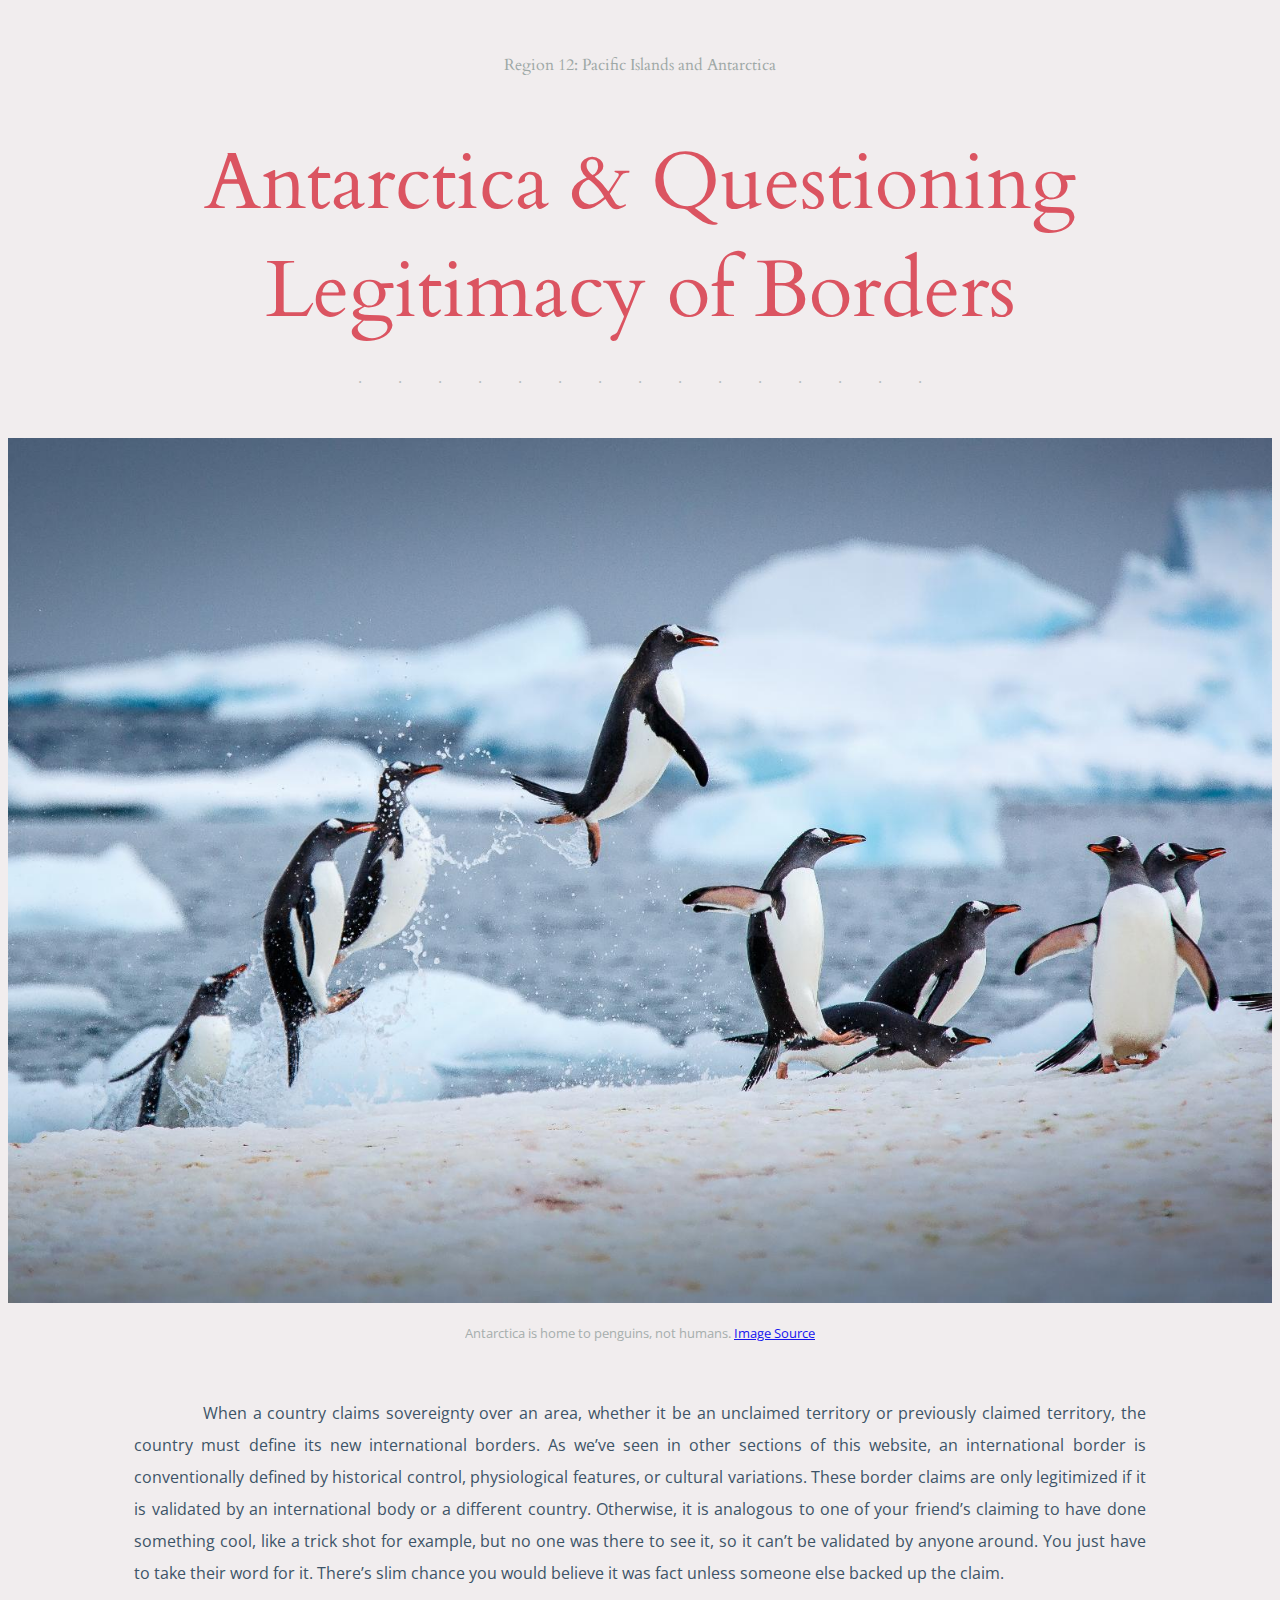
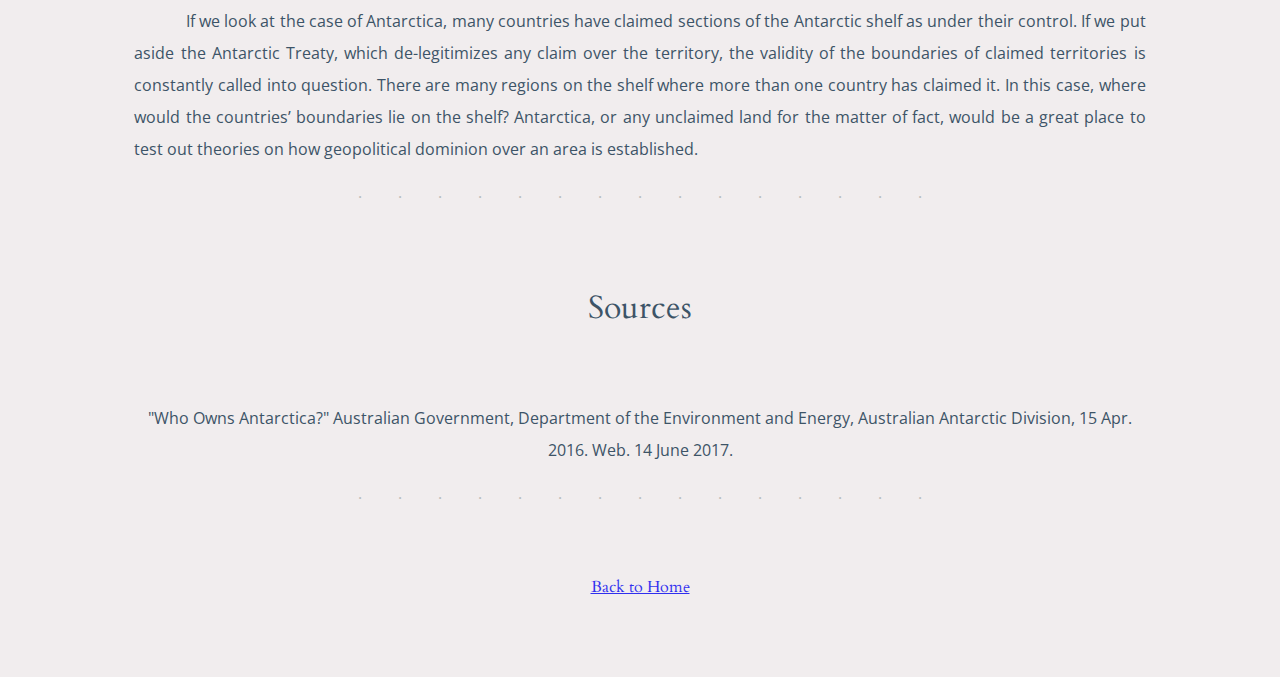
<file: antarctica.html>
<!DOCTYPE html>
<html>
<head>
    <meta charset="utf-8">
	<title>Region 12: Antarctica</title> 
	<link rel="stylesheet" type="text/css" href="./stylesheets/pages.css">
    <link href="https://fonts.googleapis.com/css?family=Cardo|Open+Sans" rel="stylesheet">
</head>
<body>

<div id="head">
	<h2>Region 12: Pacific Islands and Antarctica</h2>
	<h1>Antarctica &amp; Questioning Legitimacy of Borders</h1>
</div>

<div class="dots">.&nbsp;&nbsp;&nbsp;&nbsp;&nbsp;&nbsp;&nbsp;&nbsp;&nbsp;.&nbsp;&nbsp;&nbsp;&nbsp;&nbsp;&nbsp;&nbsp;&nbsp;&nbsp;.&nbsp;&nbsp;&nbsp;&nbsp;&nbsp;&nbsp;&nbsp;&nbsp;&nbsp;.&nbsp;&nbsp;&nbsp;&nbsp;&nbsp;&nbsp;&nbsp;&nbsp;&nbsp;.&nbsp;&nbsp;&nbsp;&nbsp;&nbsp;&nbsp;&nbsp;&nbsp;&nbsp;.&nbsp;&nbsp;&nbsp;&nbsp;&nbsp;&nbsp;&nbsp;&nbsp;&nbsp;.&nbsp;&nbsp;&nbsp;&nbsp;&nbsp;&nbsp;&nbsp;&nbsp;&nbsp;.&nbsp;&nbsp;&nbsp;&nbsp;&nbsp;&nbsp;&nbsp;&nbsp;&nbsp;.&nbsp;&nbsp;&nbsp;&nbsp;&nbsp;&nbsp;&nbsp;&nbsp;&nbsp;.&nbsp;&nbsp;&nbsp;&nbsp;&nbsp;&nbsp;&nbsp;&nbsp;&nbsp;.&nbsp;&nbsp;&nbsp;&nbsp;&nbsp;&nbsp;&nbsp;&nbsp;&nbsp;.&nbsp;&nbsp;&nbsp;&nbsp;&nbsp;&nbsp;&nbsp;&nbsp;&nbsp;.&nbsp;&nbsp;&nbsp;&nbsp;&nbsp;&nbsp;&nbsp;&nbsp;&nbsp;.&nbsp;&nbsp;&nbsp;&nbsp;&nbsp;&nbsp;&nbsp;&nbsp;&nbsp;.</div>
<div id="image">
	<img src="./media/antarctica.jpg" alt="Penguins in Antarctica" id="header_image"/>
		<p class="img_caption">Antarctica is home to penguins, not humans. <a href="https://brightcove04pmdo-a.akamaihd.net/5104226627001/5104226627001_5240543709001_5212830740001-vs.jpg?pubId=5104226627001&videoId=5212830740001">Image Source</a></p>
</div>


<div id="content"/>

	<p>&nbsp;&nbsp;&nbsp;&nbsp;&nbsp;&nbsp;&nbsp;&nbsp;&nbsp;&nbsp;&nbsp;&nbsp;When a country claims sovereignty over an area, whether it be an unclaimed territory or previously claimed territory, the country must define its new international borders. As we’ve seen in other sections of this website, an international border is conventionally defined by historical control,  physiological features, or cultural variations. These border claims are only legitimized if it is validated by an international body or a different country. Otherwise, it is analogous to one of your friend’s claiming to have done something cool, like a trick shot for example, but no one was there to see it, so it can’t be validated by anyone around. You just have to take their word for it. There’s slim chance you would believe it was fact unless someone else backed up the claim.</p>
	<p>&nbsp;&nbsp;&nbsp;&nbsp;&nbsp;&nbsp;&nbsp;&nbsp;&nbsp;&nbsp;&nbsp;&nbsp;If we look at the case of Antarctica, many countries have claimed sections of the Antarctic shelf as under their control. If we put aside the Antarctic Treaty, which de-legitimizes any claim over the territory, the validity of the boundaries of claimed territories is constantly called into question. There are many regions on the shelf where more than one country has claimed it. In this case, where would the countries’ boundaries lie on the shelf? Antarctica, or any unclaimed land for the matter of fact, would be a great place to test out theories on how geopolitical dominion over an area is established.</p>
	
</div>
<div class="dots">.&nbsp;&nbsp;&nbsp;&nbsp;&nbsp;&nbsp;&nbsp;&nbsp;&nbsp;.&nbsp;&nbsp;&nbsp;&nbsp;&nbsp;&nbsp;&nbsp;&nbsp;&nbsp;.&nbsp;&nbsp;&nbsp;&nbsp;&nbsp;&nbsp;&nbsp;&nbsp;&nbsp;.&nbsp;&nbsp;&nbsp;&nbsp;&nbsp;&nbsp;&nbsp;&nbsp;&nbsp;.&nbsp;&nbsp;&nbsp;&nbsp;&nbsp;&nbsp;&nbsp;&nbsp;&nbsp;.&nbsp;&nbsp;&nbsp;&nbsp;&nbsp;&nbsp;&nbsp;&nbsp;&nbsp;.&nbsp;&nbsp;&nbsp;&nbsp;&nbsp;&nbsp;&nbsp;&nbsp;&nbsp;.&nbsp;&nbsp;&nbsp;&nbsp;&nbsp;&nbsp;&nbsp;&nbsp;&nbsp;.&nbsp;&nbsp;&nbsp;&nbsp;&nbsp;&nbsp;&nbsp;&nbsp;&nbsp;.&nbsp;&nbsp;&nbsp;&nbsp;&nbsp;&nbsp;&nbsp;&nbsp;&nbsp;.&nbsp;&nbsp;&nbsp;&nbsp;&nbsp;&nbsp;&nbsp;&nbsp;&nbsp;.&nbsp;&nbsp;&nbsp;&nbsp;&nbsp;&nbsp;&nbsp;&nbsp;&nbsp;.&nbsp;&nbsp;&nbsp;&nbsp;&nbsp;&nbsp;&nbsp;&nbsp;&nbsp;.&nbsp;&nbsp;&nbsp;&nbsp;&nbsp;&nbsp;&nbsp;&nbsp;&nbsp;.</div>
<div id="sources">
<h3>Sources</h3>
	<p>"Who Owns Antarctica?" Australian Government, Department of the Environment and Energy, Australian Antarctic Division, 15 Apr. 2016. Web. 14 June 2017.
</p>
</div>
<div class="dots">.&nbsp;&nbsp;&nbsp;&nbsp;&nbsp;&nbsp;&nbsp;&nbsp;&nbsp;.&nbsp;&nbsp;&nbsp;&nbsp;&nbsp;&nbsp;&nbsp;&nbsp;&nbsp;.&nbsp;&nbsp;&nbsp;&nbsp;&nbsp;&nbsp;&nbsp;&nbsp;&nbsp;.&nbsp;&nbsp;&nbsp;&nbsp;&nbsp;&nbsp;&nbsp;&nbsp;&nbsp;.&nbsp;&nbsp;&nbsp;&nbsp;&nbsp;&nbsp;&nbsp;&nbsp;&nbsp;.&nbsp;&nbsp;&nbsp;&nbsp;&nbsp;&nbsp;&nbsp;&nbsp;&nbsp;.&nbsp;&nbsp;&nbsp;&nbsp;&nbsp;&nbsp;&nbsp;&nbsp;&nbsp;.&nbsp;&nbsp;&nbsp;&nbsp;&nbsp;&nbsp;&nbsp;&nbsp;&nbsp;.&nbsp;&nbsp;&nbsp;&nbsp;&nbsp;&nbsp;&nbsp;&nbsp;&nbsp;.&nbsp;&nbsp;&nbsp;&nbsp;&nbsp;&nbsp;&nbsp;&nbsp;&nbsp;.&nbsp;&nbsp;&nbsp;&nbsp;&nbsp;&nbsp;&nbsp;&nbsp;&nbsp;.&nbsp;&nbsp;&nbsp;&nbsp;&nbsp;&nbsp;&nbsp;&nbsp;&nbsp;.&nbsp;&nbsp;&nbsp;&nbsp;&nbsp;&nbsp;&nbsp;&nbsp;&nbsp;.&nbsp;&nbsp;&nbsp;&nbsp;&nbsp;&nbsp;&nbsp;&nbsp;&nbsp;.</div>
<div id="end">
	<p><a href="index.html">Back to Home</a></p>
</div>
</body>
</html>
</file>
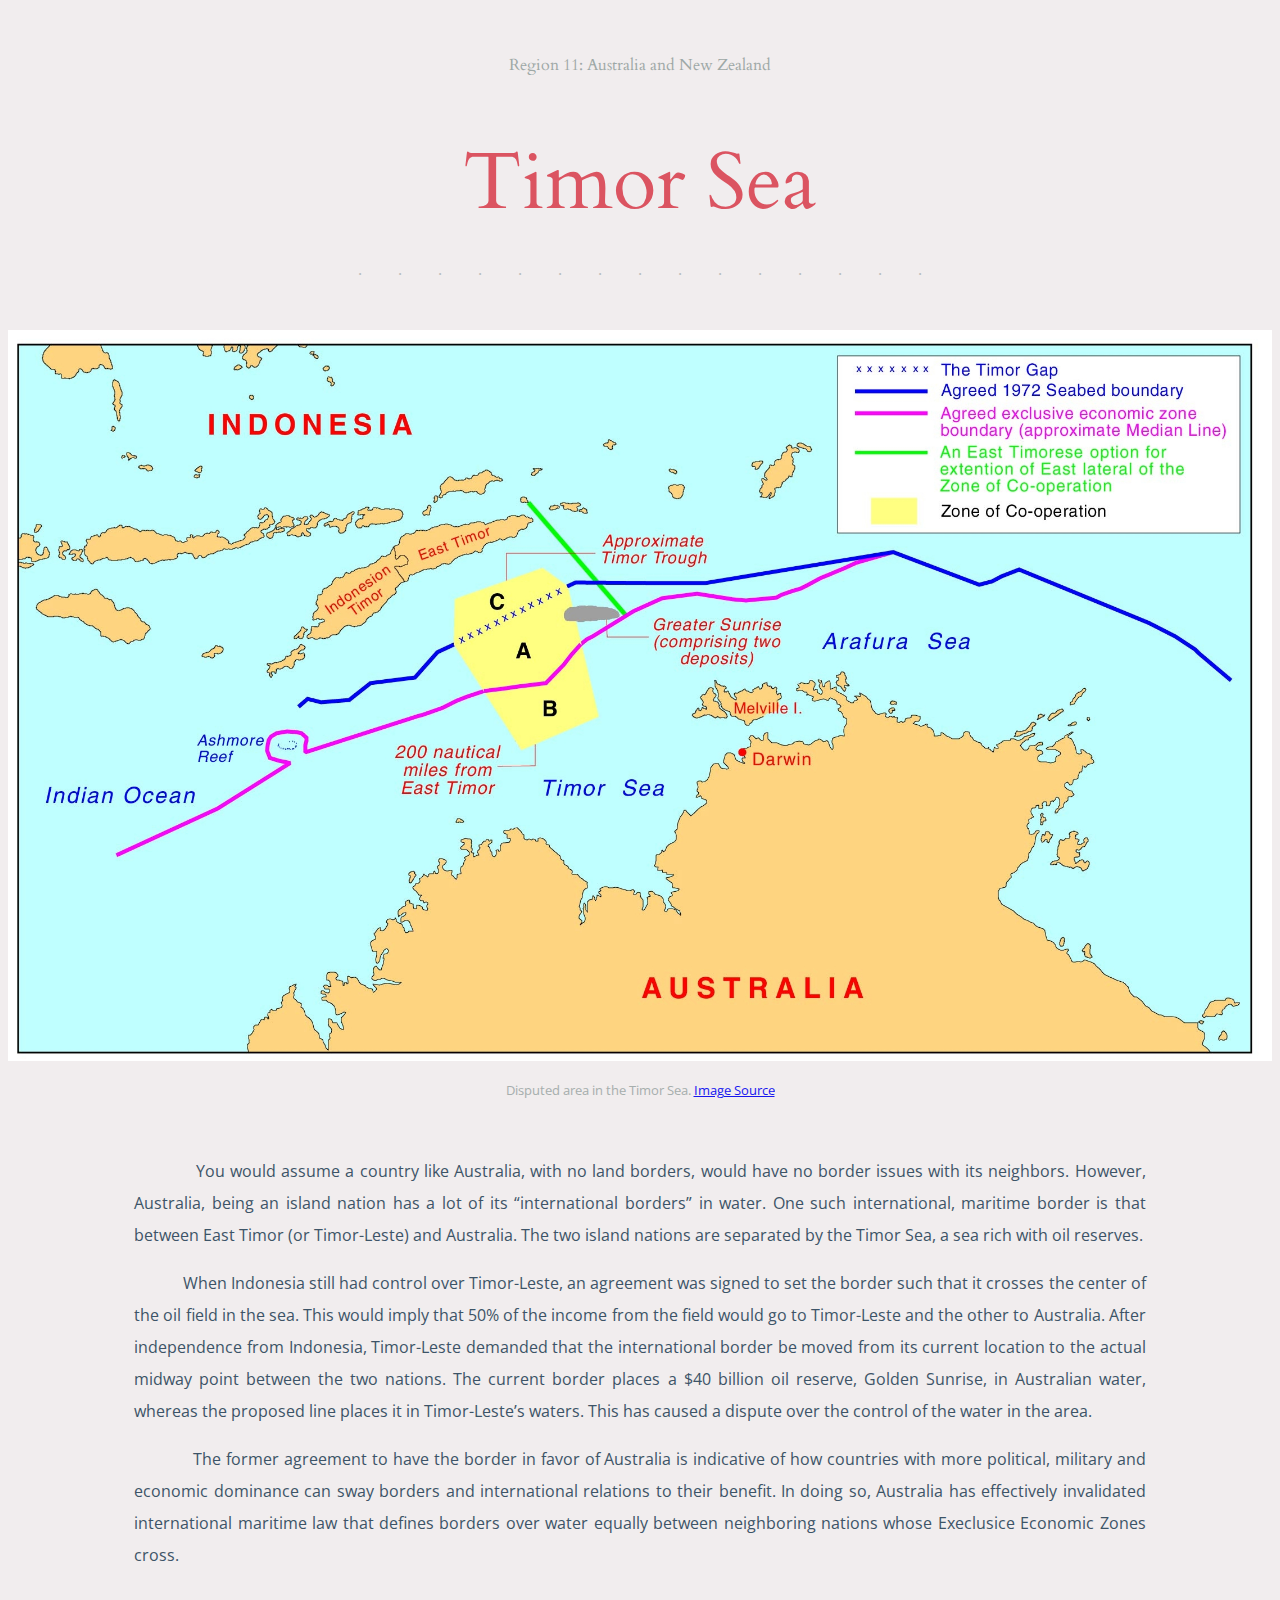
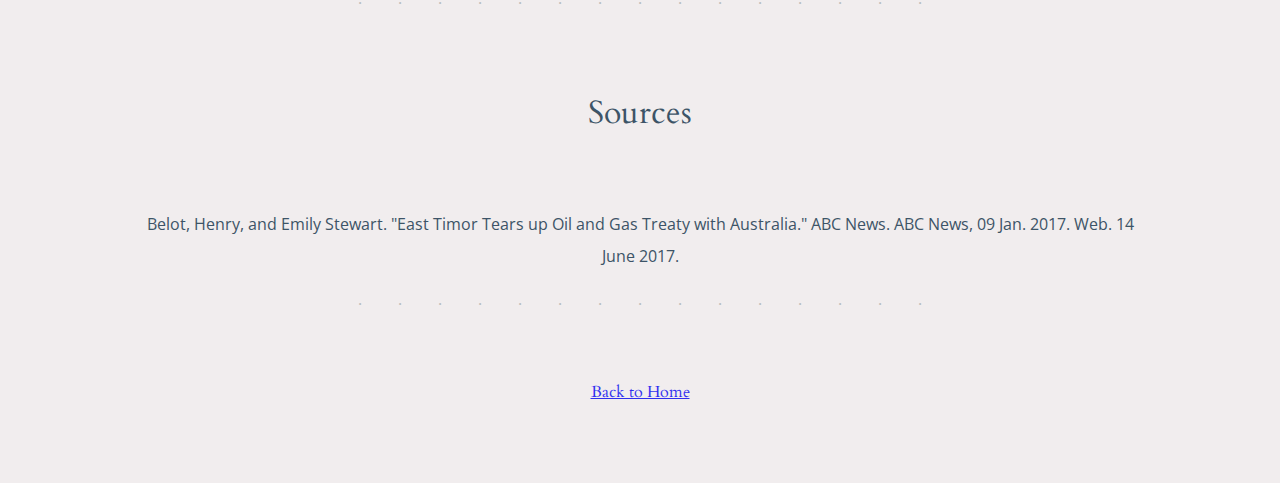
<file: austral.html>
<!DOCTYPE html>
<html>
<head>
    <meta charset="utf-8">
	<title>Region 11: Timor Gap</title> 
	<link rel="stylesheet" type="text/css" href="./stylesheets/pages.css">
    <link href="https://fonts.googleapis.com/css?family=Cardo|Open+Sans" rel="stylesheet">
</head>
<body>

<div id="head">
	<h2>Region 11: Australia and New Zealand</h2>
	<h1>Timor Sea</h1>
</div>

<div class="dots">.&nbsp;&nbsp;&nbsp;&nbsp;&nbsp;&nbsp;&nbsp;&nbsp;&nbsp;.&nbsp;&nbsp;&nbsp;&nbsp;&nbsp;&nbsp;&nbsp;&nbsp;&nbsp;.&nbsp;&nbsp;&nbsp;&nbsp;&nbsp;&nbsp;&nbsp;&nbsp;&nbsp;.&nbsp;&nbsp;&nbsp;&nbsp;&nbsp;&nbsp;&nbsp;&nbsp;&nbsp;.&nbsp;&nbsp;&nbsp;&nbsp;&nbsp;&nbsp;&nbsp;&nbsp;&nbsp;.&nbsp;&nbsp;&nbsp;&nbsp;&nbsp;&nbsp;&nbsp;&nbsp;&nbsp;.&nbsp;&nbsp;&nbsp;&nbsp;&nbsp;&nbsp;&nbsp;&nbsp;&nbsp;.&nbsp;&nbsp;&nbsp;&nbsp;&nbsp;&nbsp;&nbsp;&nbsp;&nbsp;.&nbsp;&nbsp;&nbsp;&nbsp;&nbsp;&nbsp;&nbsp;&nbsp;&nbsp;.&nbsp;&nbsp;&nbsp;&nbsp;&nbsp;&nbsp;&nbsp;&nbsp;&nbsp;.&nbsp;&nbsp;&nbsp;&nbsp;&nbsp;&nbsp;&nbsp;&nbsp;&nbsp;.&nbsp;&nbsp;&nbsp;&nbsp;&nbsp;&nbsp;&nbsp;&nbsp;&nbsp;.&nbsp;&nbsp;&nbsp;&nbsp;&nbsp;&nbsp;&nbsp;&nbsp;&nbsp;.&nbsp;&nbsp;&nbsp;&nbsp;&nbsp;&nbsp;&nbsp;&nbsp;&nbsp;.</div>
<div id="image">
	<img src="./media/timor.JPG" alt="Timor" id="header_image"/>
		<p class="img_caption">Disputed area in the Timor Sea. <a href="http://www.atns.net.au/objects/Timor.JPG">Image Source</a></p>
</div>


<div id="content"/>

	<p>&nbsp;&nbsp;&nbsp;&nbsp;&nbsp;&nbsp;&nbsp;&nbsp;&nbsp;&nbsp;&nbsp;&nbsp;You would assume a country like Australia, with no land borders, would have no border issues with its neighbors. However, Australia, being an island nation has a lot of its “international borders” in water. One such international, maritime border is that between East Timor (or Timor-Leste) and Australia. The two island nations are separated by the Timor Sea, a sea rich with oil reserves. </p>
<p>&nbsp;&nbsp;&nbsp;&nbsp;&nbsp;&nbsp;&nbsp;&nbsp;&nbsp;&nbsp;&nbsp;&nbsp;When Indonesia still had control over Timor-Leste, an agreement was signed to set the border such that it crosses the center of the oil field in the sea. This would imply that 50% of the income from the field would go to Timor-Leste and the other to Australia. After independence from Indonesia, Timor-Leste demanded that the international border be moved from its current location to the actual midway point between the two nations. The current border places a $40 billion oil reserve, Golden Sunrise, in Australian water, whereas the proposed line places it in Timor-Leste’s waters. This has caused a dispute over the control of the water in the area. </p>
<p>&nbsp;&nbsp;&nbsp;&nbsp;&nbsp;&nbsp;&nbsp;&nbsp;&nbsp;&nbsp;&nbsp;&nbsp;The former agreement to have the border in favor of Australia is indicative of how countries with more political, military and economic dominance can sway borders and international relations to their benefit. In doing so, Australia has effectively invalidated international maritime law that defines borders over water equally between neighboring nations whose Execlusice Economic Zones cross. </p>
	
</div>
<div class="dots">.&nbsp;&nbsp;&nbsp;&nbsp;&nbsp;&nbsp;&nbsp;&nbsp;&nbsp;.&nbsp;&nbsp;&nbsp;&nbsp;&nbsp;&nbsp;&nbsp;&nbsp;&nbsp;.&nbsp;&nbsp;&nbsp;&nbsp;&nbsp;&nbsp;&nbsp;&nbsp;&nbsp;.&nbsp;&nbsp;&nbsp;&nbsp;&nbsp;&nbsp;&nbsp;&nbsp;&nbsp;.&nbsp;&nbsp;&nbsp;&nbsp;&nbsp;&nbsp;&nbsp;&nbsp;&nbsp;.&nbsp;&nbsp;&nbsp;&nbsp;&nbsp;&nbsp;&nbsp;&nbsp;&nbsp;.&nbsp;&nbsp;&nbsp;&nbsp;&nbsp;&nbsp;&nbsp;&nbsp;&nbsp;.&nbsp;&nbsp;&nbsp;&nbsp;&nbsp;&nbsp;&nbsp;&nbsp;&nbsp;.&nbsp;&nbsp;&nbsp;&nbsp;&nbsp;&nbsp;&nbsp;&nbsp;&nbsp;.&nbsp;&nbsp;&nbsp;&nbsp;&nbsp;&nbsp;&nbsp;&nbsp;&nbsp;.&nbsp;&nbsp;&nbsp;&nbsp;&nbsp;&nbsp;&nbsp;&nbsp;&nbsp;.&nbsp;&nbsp;&nbsp;&nbsp;&nbsp;&nbsp;&nbsp;&nbsp;&nbsp;.&nbsp;&nbsp;&nbsp;&nbsp;&nbsp;&nbsp;&nbsp;&nbsp;&nbsp;.&nbsp;&nbsp;&nbsp;&nbsp;&nbsp;&nbsp;&nbsp;&nbsp;&nbsp;.</div>
<div id="sources">
<h3>Sources</h3>
	<p>Belot, Henry, and Emily Stewart. "East Timor Tears up Oil and Gas Treaty with Australia." ABC News. ABC News, 09 Jan. 2017. Web. 14 June 2017.
</p>
</div>
<div class="dots">.&nbsp;&nbsp;&nbsp;&nbsp;&nbsp;&nbsp;&nbsp;&nbsp;&nbsp;.&nbsp;&nbsp;&nbsp;&nbsp;&nbsp;&nbsp;&nbsp;&nbsp;&nbsp;.&nbsp;&nbsp;&nbsp;&nbsp;&nbsp;&nbsp;&nbsp;&nbsp;&nbsp;.&nbsp;&nbsp;&nbsp;&nbsp;&nbsp;&nbsp;&nbsp;&nbsp;&nbsp;.&nbsp;&nbsp;&nbsp;&nbsp;&nbsp;&nbsp;&nbsp;&nbsp;&nbsp;.&nbsp;&nbsp;&nbsp;&nbsp;&nbsp;&nbsp;&nbsp;&nbsp;&nbsp;.&nbsp;&nbsp;&nbsp;&nbsp;&nbsp;&nbsp;&nbsp;&nbsp;&nbsp;.&nbsp;&nbsp;&nbsp;&nbsp;&nbsp;&nbsp;&nbsp;&nbsp;&nbsp;.&nbsp;&nbsp;&nbsp;&nbsp;&nbsp;&nbsp;&nbsp;&nbsp;&nbsp;.&nbsp;&nbsp;&nbsp;&nbsp;&nbsp;&nbsp;&nbsp;&nbsp;&nbsp;.&nbsp;&nbsp;&nbsp;&nbsp;&nbsp;&nbsp;&nbsp;&nbsp;&nbsp;.&nbsp;&nbsp;&nbsp;&nbsp;&nbsp;&nbsp;&nbsp;&nbsp;&nbsp;.&nbsp;&nbsp;&nbsp;&nbsp;&nbsp;&nbsp;&nbsp;&nbsp;&nbsp;.&nbsp;&nbsp;&nbsp;&nbsp;&nbsp;&nbsp;&nbsp;&nbsp;&nbsp;.</div>
<div id="end">
	<p><a href="index.html">Back to Home</a></p>
</div>
</body>
</html>
</file>
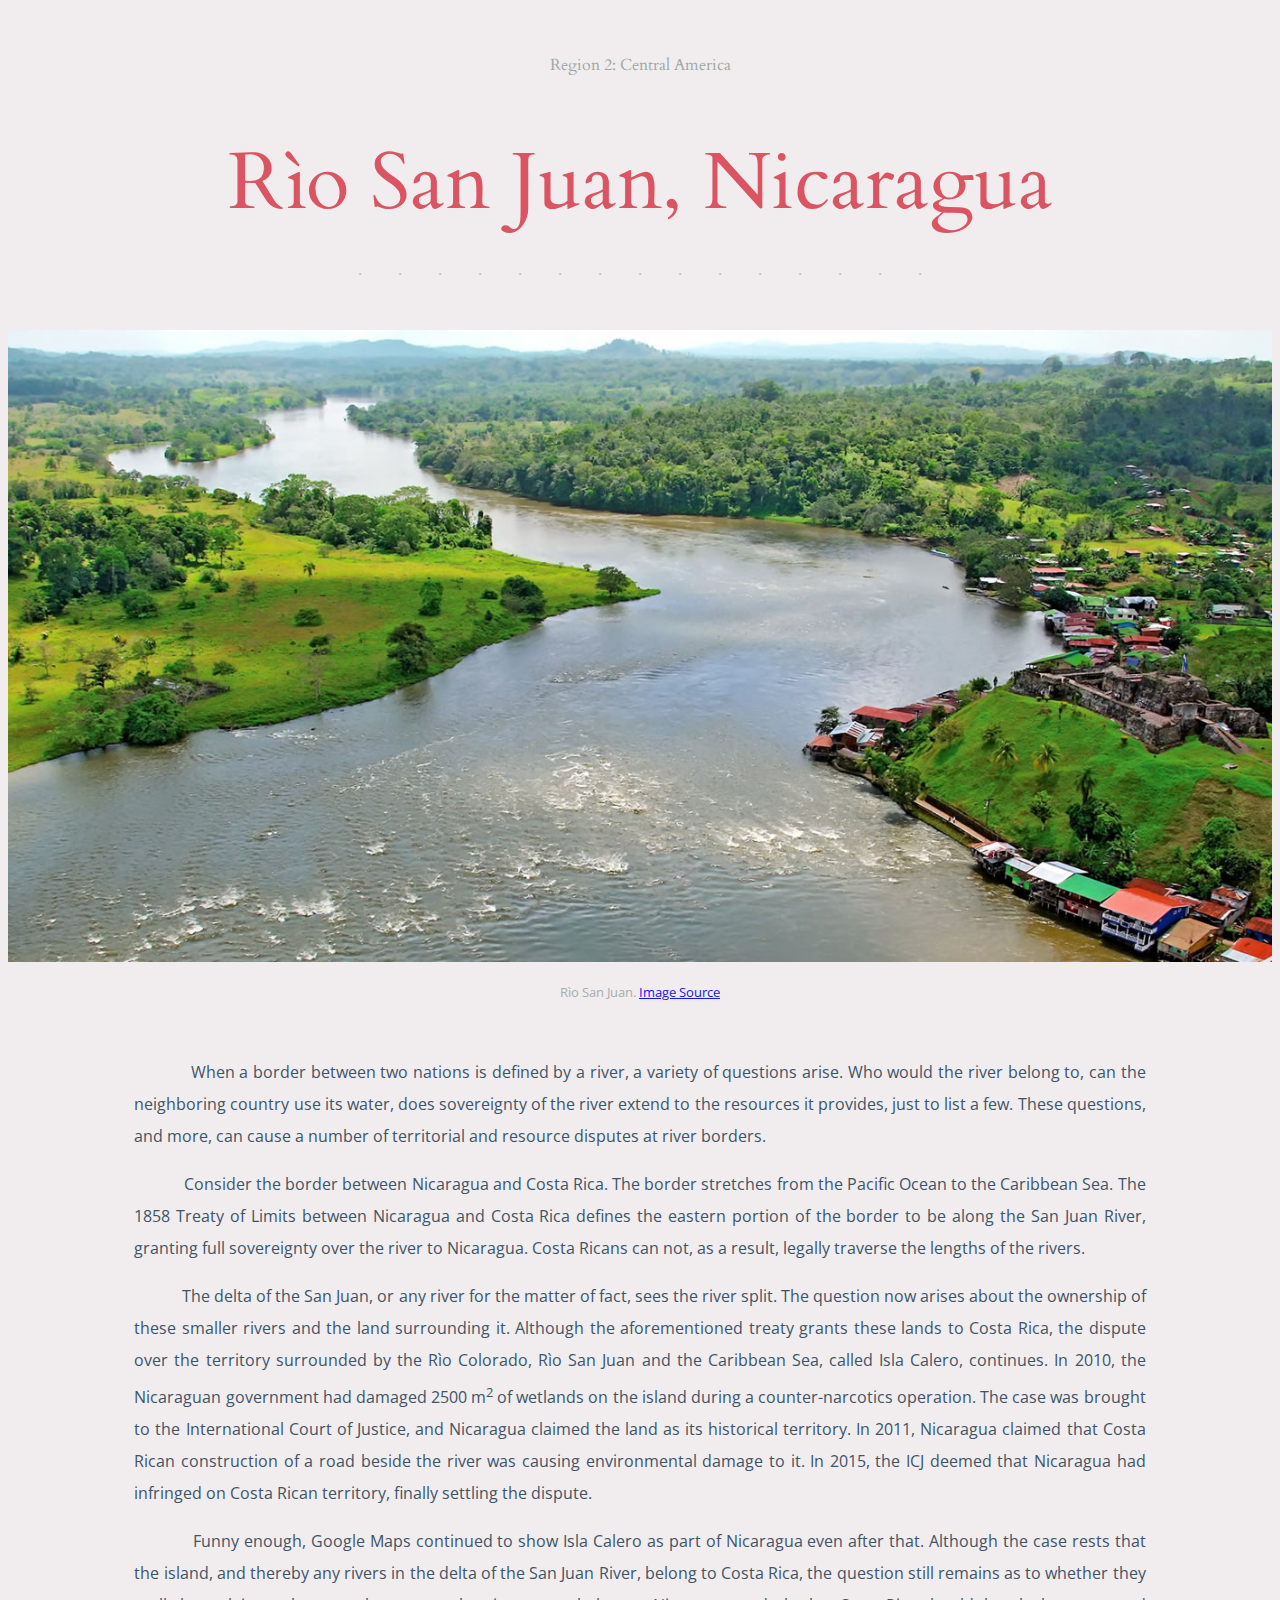
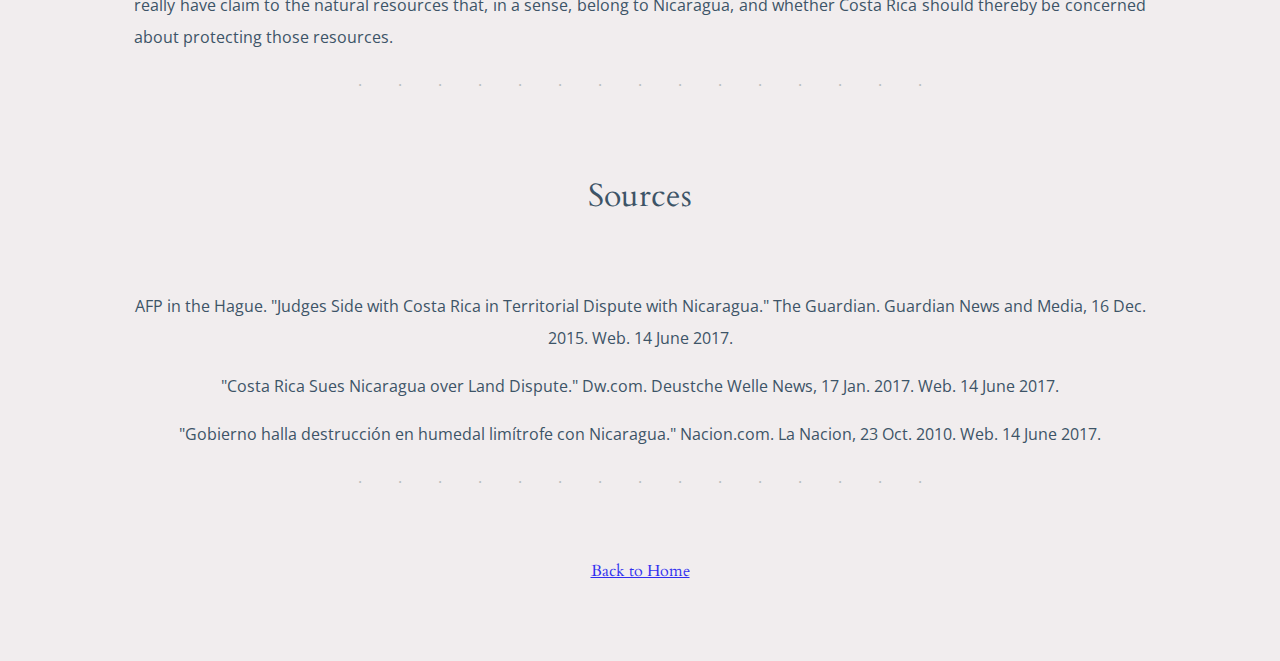
<file: centralamerica.html>
<!DOCTYPE html>
 <html>
<head>
    <meta charset="utf-8">
	<title>Region 2: R&#236;o San Juan</title> 
	<link rel="stylesheet" type="text/css" href="./stylesheets/pages.css">
    <link href="https://fonts.googleapis.com/css?family=Cardo|Open+Sans" rel="stylesheet">
</head>
<body>

<div id="head">
	<h2>Region 2: Central America</h2>
	<h1>R&#236;o San Juan, Nicaragua</h1>
</div>

<div class="dots">.&nbsp;&nbsp;&nbsp;&nbsp;&nbsp;&nbsp;&nbsp;&nbsp;&nbsp;.&nbsp;&nbsp;&nbsp;&nbsp;&nbsp;&nbsp;&nbsp;&nbsp;&nbsp;.&nbsp;&nbsp;&nbsp;&nbsp;&nbsp;&nbsp;&nbsp;&nbsp;&nbsp;.&nbsp;&nbsp;&nbsp;&nbsp;&nbsp;&nbsp;&nbsp;&nbsp;&nbsp;.&nbsp;&nbsp;&nbsp;&nbsp;&nbsp;&nbsp;&nbsp;&nbsp;&nbsp;.&nbsp;&nbsp;&nbsp;&nbsp;&nbsp;&nbsp;&nbsp;&nbsp;&nbsp;.&nbsp;&nbsp;&nbsp;&nbsp;&nbsp;&nbsp;&nbsp;&nbsp;&nbsp;.&nbsp;&nbsp;&nbsp;&nbsp;&nbsp;&nbsp;&nbsp;&nbsp;&nbsp;.&nbsp;&nbsp;&nbsp;&nbsp;&nbsp;&nbsp;&nbsp;&nbsp;&nbsp;.&nbsp;&nbsp;&nbsp;&nbsp;&nbsp;&nbsp;&nbsp;&nbsp;&nbsp;.&nbsp;&nbsp;&nbsp;&nbsp;&nbsp;&nbsp;&nbsp;&nbsp;&nbsp;.&nbsp;&nbsp;&nbsp;&nbsp;&nbsp;&nbsp;&nbsp;&nbsp;&nbsp;.&nbsp;&nbsp;&nbsp;&nbsp;&nbsp;&nbsp;&nbsp;&nbsp;&nbsp;.&nbsp;&nbsp;&nbsp;&nbsp;&nbsp;&nbsp;&nbsp;&nbsp;&nbsp;.</div>
<div id="image">
	<img src="./media/san_juan.jpg" alt="Rio San Juan" id="header_image"/>
		<p class="img_caption">R&#236;o San Juan. <a href="http://therioindiolodge.com/wp-content/gallery/san-juan-river/san-juan-river.jpg">Image Source</a></p>
</div>


<div id="content"/>

	<p>&nbsp;&nbsp;&nbsp;&nbsp;&nbsp;&nbsp;&nbsp;&nbsp;&nbsp;&nbsp;&nbsp;&nbsp;When a border between two nations is defined by a river, a variety of questions arise. Who would the river belong to, can the neighboring country use its water, does sovereignty of the river extend to the resources it provides, just to list a few. These questions, and more, can cause a number of territorial and resource disputes at river borders.</p>
	<p>&nbsp;&nbsp;&nbsp;&nbsp;&nbsp;&nbsp;&nbsp;&nbsp;&nbsp;&nbsp;&nbsp;&nbsp;Consider the border between Nicaragua and Costa Rica. The border stretches from the Pacific Ocean to the Caribbean Sea. The 1858 Treaty of Limits between Nicaragua and Costa Rica defines the eastern portion of the border to be along the San Juan River, granting full sovereignty over the river to Nicaragua. Costa Ricans can not, as a result, legally traverse the lengths of the rivers. </p>
	<p>&nbsp;&nbsp;&nbsp;&nbsp;&nbsp;&nbsp;&nbsp;&nbsp;&nbsp;&nbsp;&nbsp;&nbsp;The delta of the San Juan, or any river for the matter of fact, sees the river split. The question now arises about the ownership of these smaller rivers and the land surrounding it. Although the aforementioned treaty grants these lands to Costa Rica, the dispute over the territory surrounded by the R&#236;o Colorado, R&#236;o San Juan and the Caribbean Sea, called Isla Calero, continues. In 2010, the Nicaraguan government had damaged 2500 m<sup>2</sup> of wetlands on the island during a counter-narcotics operation. The case was brought to the International Court of Justice, and Nicaragua claimed the land as its historical territory. In 2011, Nicaragua claimed that Costa Rican construction of a road beside the river was causing environmental damage to it. In 2015, the ICJ deemed that Nicaragua had infringed on Costa Rican territory, finally settling the dispute. </p>
	<p>&nbsp;&nbsp;&nbsp;&nbsp;&nbsp;&nbsp;&nbsp;&nbsp;&nbsp;&nbsp;&nbsp;&nbsp;Funny enough, Google Maps continued to show Isla Calero as part of Nicaragua even after that. Although the case rests that the island, and thereby any rivers in the delta of the San Juan River, belong to Costa Rica, the question still remains as to whether they really have claim to the natural resources that, in a sense, belong to Nicaragua, and whether Costa Rica should thereby be concerned about protecting those resources.</p>  

</div>
<div class="dots">.&nbsp;&nbsp;&nbsp;&nbsp;&nbsp;&nbsp;&nbsp;&nbsp;&nbsp;.&nbsp;&nbsp;&nbsp;&nbsp;&nbsp;&nbsp;&nbsp;&nbsp;&nbsp;.&nbsp;&nbsp;&nbsp;&nbsp;&nbsp;&nbsp;&nbsp;&nbsp;&nbsp;.&nbsp;&nbsp;&nbsp;&nbsp;&nbsp;&nbsp;&nbsp;&nbsp;&nbsp;.&nbsp;&nbsp;&nbsp;&nbsp;&nbsp;&nbsp;&nbsp;&nbsp;&nbsp;.&nbsp;&nbsp;&nbsp;&nbsp;&nbsp;&nbsp;&nbsp;&nbsp;&nbsp;.&nbsp;&nbsp;&nbsp;&nbsp;&nbsp;&nbsp;&nbsp;&nbsp;&nbsp;.&nbsp;&nbsp;&nbsp;&nbsp;&nbsp;&nbsp;&nbsp;&nbsp;&nbsp;.&nbsp;&nbsp;&nbsp;&nbsp;&nbsp;&nbsp;&nbsp;&nbsp;&nbsp;.&nbsp;&nbsp;&nbsp;&nbsp;&nbsp;&nbsp;&nbsp;&nbsp;&nbsp;.&nbsp;&nbsp;&nbsp;&nbsp;&nbsp;&nbsp;&nbsp;&nbsp;&nbsp;.&nbsp;&nbsp;&nbsp;&nbsp;&nbsp;&nbsp;&nbsp;&nbsp;&nbsp;.&nbsp;&nbsp;&nbsp;&nbsp;&nbsp;&nbsp;&nbsp;&nbsp;&nbsp;.&nbsp;&nbsp;&nbsp;&nbsp;&nbsp;&nbsp;&nbsp;&nbsp;&nbsp;.</div>
<div id="sources">
<h3>Sources</h3>
	<p>AFP in the Hague. "Judges Side with Costa Rica in Territorial Dispute with Nicaragua." The Guardian. Guardian News and Media, 16 Dec. 2015. Web. 14 June 2017.</p>
	<p>"Costa Rica Sues Nicaragua over Land Dispute." Dw.com. Deustche Welle News, 17 Jan. 2017. Web. 14 June 2017.</p>
	<p>"Gobierno halla destrucción en humedal limítrofe con Nicaragua." Nacion.com. La Nacion, 23 Oct. 2010. Web. 14 June 2017.</p>

</div>
<div class="dots">.&nbsp;&nbsp;&nbsp;&nbsp;&nbsp;&nbsp;&nbsp;&nbsp;&nbsp;.&nbsp;&nbsp;&nbsp;&nbsp;&nbsp;&nbsp;&nbsp;&nbsp;&nbsp;.&nbsp;&nbsp;&nbsp;&nbsp;&nbsp;&nbsp;&nbsp;&nbsp;&nbsp;.&nbsp;&nbsp;&nbsp;&nbsp;&nbsp;&nbsp;&nbsp;&nbsp;&nbsp;.&nbsp;&nbsp;&nbsp;&nbsp;&nbsp;&nbsp;&nbsp;&nbsp;&nbsp;.&nbsp;&nbsp;&nbsp;&nbsp;&nbsp;&nbsp;&nbsp;&nbsp;&nbsp;.&nbsp;&nbsp;&nbsp;&nbsp;&nbsp;&nbsp;&nbsp;&nbsp;&nbsp;.&nbsp;&nbsp;&nbsp;&nbsp;&nbsp;&nbsp;&nbsp;&nbsp;&nbsp;.&nbsp;&nbsp;&nbsp;&nbsp;&nbsp;&nbsp;&nbsp;&nbsp;&nbsp;.&nbsp;&nbsp;&nbsp;&nbsp;&nbsp;&nbsp;&nbsp;&nbsp;&nbsp;.&nbsp;&nbsp;&nbsp;&nbsp;&nbsp;&nbsp;&nbsp;&nbsp;&nbsp;.&nbsp;&nbsp;&nbsp;&nbsp;&nbsp;&nbsp;&nbsp;&nbsp;&nbsp;.&nbsp;&nbsp;&nbsp;&nbsp;&nbsp;&nbsp;&nbsp;&nbsp;&nbsp;.&nbsp;&nbsp;&nbsp;&nbsp;&nbsp;&nbsp;&nbsp;&nbsp;&nbsp;.</div>
<div id="end">
	<p><a href="index.html">Back to Home</a></p>
</div>
</body>
</html>
</file>
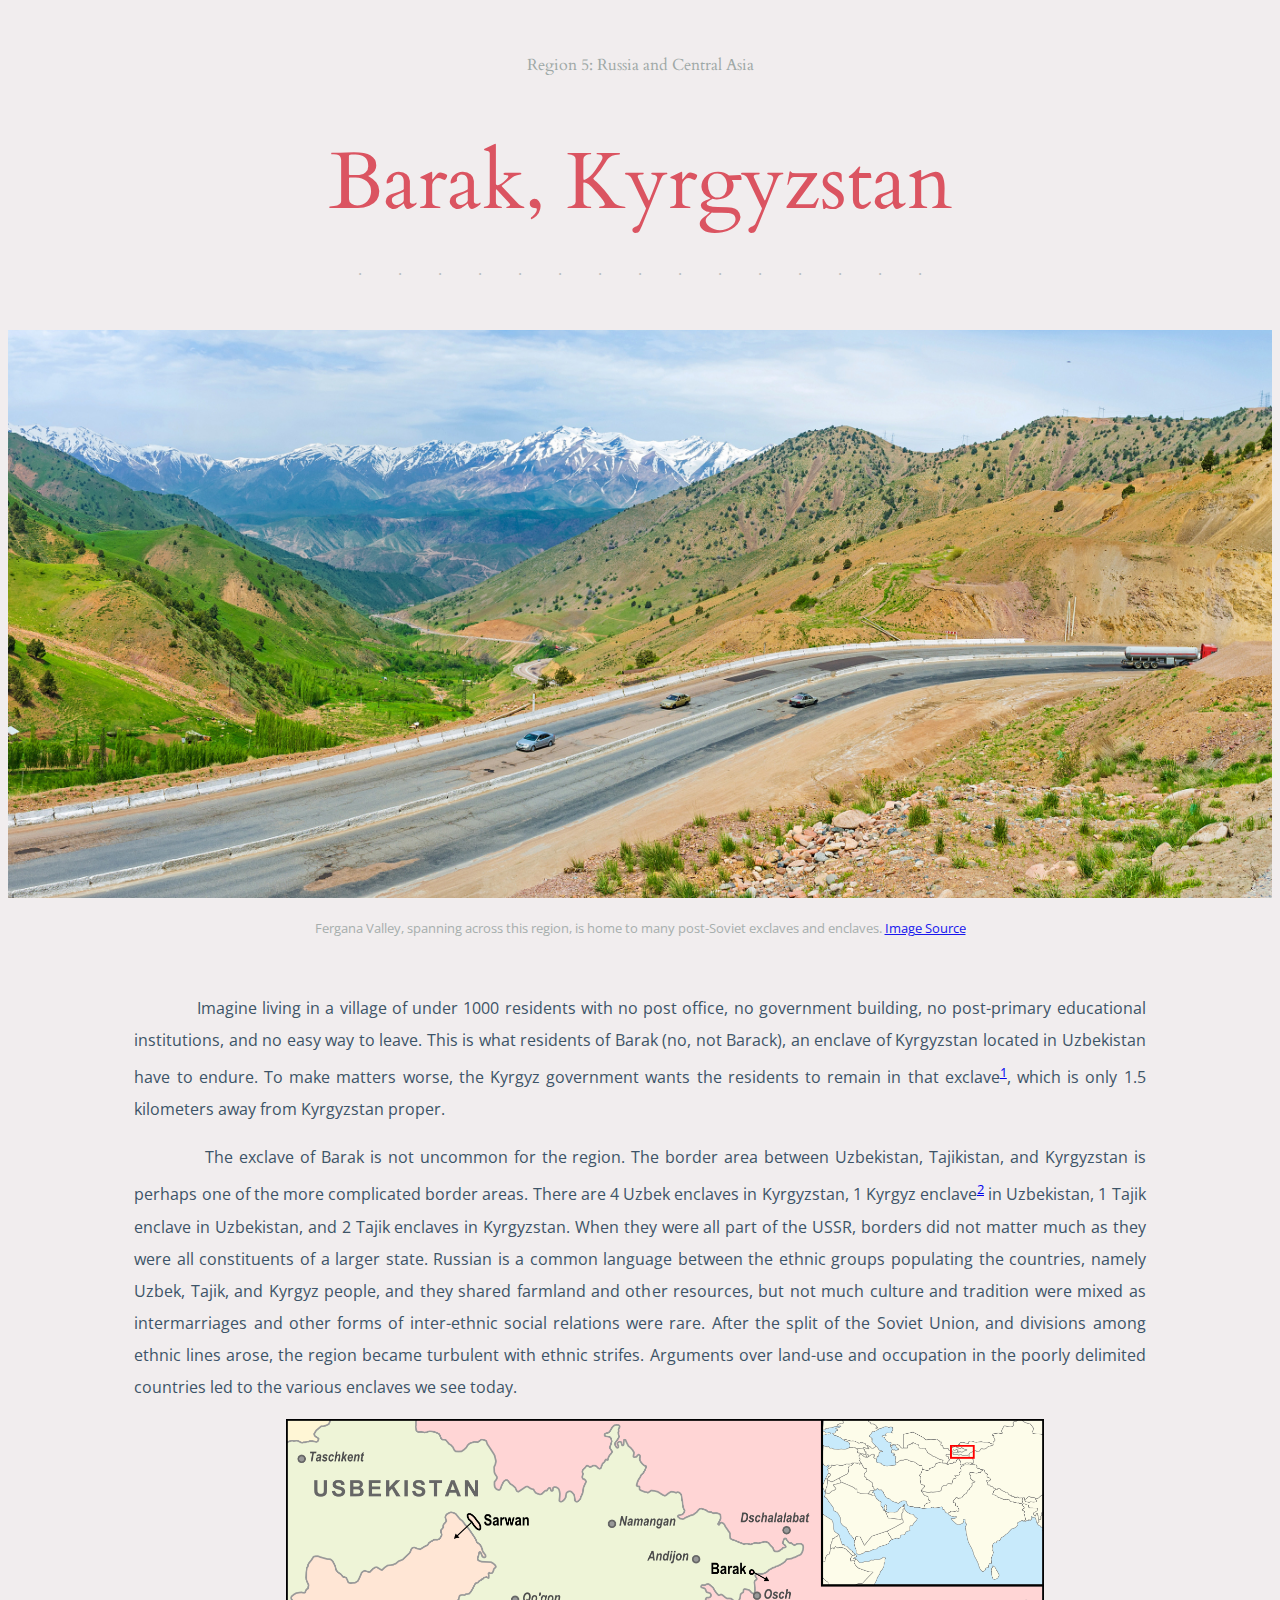
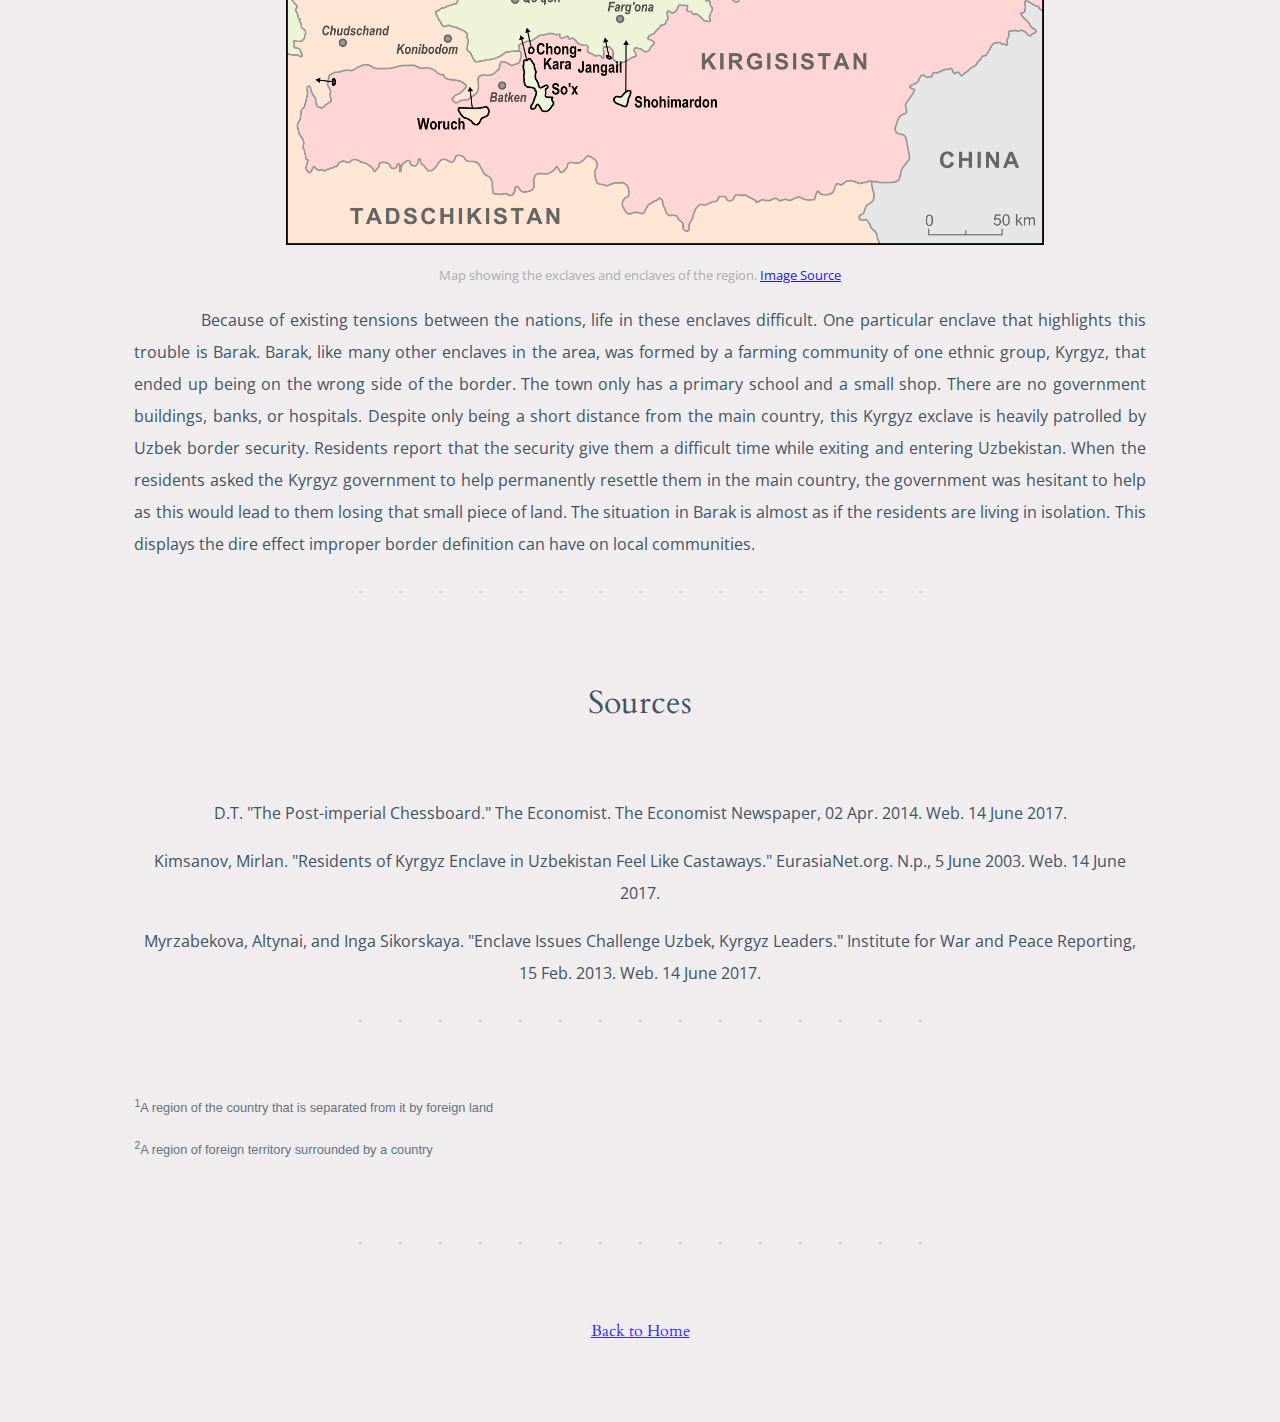
<file: centralasia.html>
<!DOCTYPE html>
<html>
<head>
    <meta charset="utf-8">
	<title>Region 5: Barak</title> 
	<link rel="stylesheet" type="text/css" href="./stylesheets/pages.css">
    <link href="https://fonts.googleapis.com/css?family=Cardo|Open+Sans" rel="stylesheet">
</head>
<body>

<div id="head">
	<h2>Region 5: Russia and Central Asia</h2>
	<h1>Barak, Kyrgyzstan</h1>
</div>

<div class="dots">.&nbsp;&nbsp;&nbsp;&nbsp;&nbsp;&nbsp;&nbsp;&nbsp;&nbsp;.&nbsp;&nbsp;&nbsp;&nbsp;&nbsp;&nbsp;&nbsp;&nbsp;&nbsp;.&nbsp;&nbsp;&nbsp;&nbsp;&nbsp;&nbsp;&nbsp;&nbsp;&nbsp;.&nbsp;&nbsp;&nbsp;&nbsp;&nbsp;&nbsp;&nbsp;&nbsp;&nbsp;.&nbsp;&nbsp;&nbsp;&nbsp;&nbsp;&nbsp;&nbsp;&nbsp;&nbsp;.&nbsp;&nbsp;&nbsp;&nbsp;&nbsp;&nbsp;&nbsp;&nbsp;&nbsp;.&nbsp;&nbsp;&nbsp;&nbsp;&nbsp;&nbsp;&nbsp;&nbsp;&nbsp;.&nbsp;&nbsp;&nbsp;&nbsp;&nbsp;&nbsp;&nbsp;&nbsp;&nbsp;.&nbsp;&nbsp;&nbsp;&nbsp;&nbsp;&nbsp;&nbsp;&nbsp;&nbsp;.&nbsp;&nbsp;&nbsp;&nbsp;&nbsp;&nbsp;&nbsp;&nbsp;&nbsp;.&nbsp;&nbsp;&nbsp;&nbsp;&nbsp;&nbsp;&nbsp;&nbsp;&nbsp;.&nbsp;&nbsp;&nbsp;&nbsp;&nbsp;&nbsp;&nbsp;&nbsp;&nbsp;.&nbsp;&nbsp;&nbsp;&nbsp;&nbsp;&nbsp;&nbsp;&nbsp;&nbsp;.&nbsp;&nbsp;&nbsp;&nbsp;&nbsp;&nbsp;&nbsp;&nbsp;&nbsp;.</div>
<div id="image">
	<img src="./media/fergana.jpg" alt="Fergana Valley" id="header_image"/>
		<p class="img_caption">Fergana Valley, spanning across this region, is home to many post-Soviet exclaves and enclaves. <a href="https://images.abercrombiekent.com.au/images/Journeys/Orient/2017-Fergana-Valley-Extension-hero1.jpg">Image Source</a></p>
</div>


<div id="content"/>

	<p>&nbsp;&nbsp;&nbsp;&nbsp;&nbsp;&nbsp;&nbsp;&nbsp;&nbsp;&nbsp;&nbsp;&nbsp;Imagine living in a village of under 1000 residents with no post office, no government building, no post-primary educational institutions,  and no easy way to leave. This is what residents of Barak (no, not Barack), an enclave of Kyrgyzstan located in Uzbekistan have to endure. To make matters worse, the Kyrgyz government wants the residents to remain in that exclave<sup><a href="#ref">1</a></sup>, which is only 1.5 kilometers away from Kyrgyzstan proper.</p> 
	<p>&nbsp;&nbsp;&nbsp;&nbsp;&nbsp;&nbsp;&nbsp;&nbsp;&nbsp;&nbsp;&nbsp;&nbsp;The exclave of Barak is not uncommon for the region. The border area between Uzbekistan, Tajikistan, and Kyrgyzstan is perhaps one of the more complicated border areas. There are 4 Uzbek enclaves in Kyrgyzstan, 1 Kyrgyz enclave<sup><a href="#ref">2</a></sup> in Uzbekistan, 1 Tajik enclave in Uzbekistan, and 2 Tajik enclaves in Kyrgyzstan. When they were all part of the USSR, borders did not matter much as they were all constituents of a larger state. Russian is a common language between the ethnic groups populating the countries, namely Uzbek, Tajik, and Kyrgyz people, and they shared farmland and other resources, but not much culture and tradition were mixed as intermarriages and other forms of inter-ethnic social relations were rare. After the split of the Soviet Union, and divisions among ethnic lines arose, the region became turbulent with ethnic strifes. Arguments over land-use and occupation in the poorly delimited countries led to the various enclaves we see today. </p>
	<span class="body_image">
	<img src="./media/mapcentral.png" height="75%" width="75%" alt="Map exclaves in region" id="body_img"/>
		<p class="img_caption">Map showing the exclaves and enclaves of the region. <a href="https://upload.wikimedia.org/wikipedia/commons/9/9c/Exklaven_von_Usbekistan%2C_Tadschikistan_und_Kirgisistan.png">Image Source</a></p>
	</span>
	<p>&nbsp;&nbsp;&nbsp;&nbsp;&nbsp;&nbsp;&nbsp;&nbsp;&nbsp;&nbsp;&nbsp;&nbsp;Because of existing tensions between the nations, life in these enclaves difficult. One particular enclave that highlights this trouble is Barak. Barak, like many other enclaves in the area, was formed by a farming community of one ethnic group, Kyrgyz, that ended up being on the wrong side of the border. The town only has a primary school and a small shop. There are no government buildings, banks, or hospitals. Despite only being a short distance from the main country, this Kyrgyz exclave is heavily patrolled by Uzbek border security. Residents report that the security give them a difficult time while exiting and entering Uzbekistan. When the residents asked the Kyrgyz government to help permanently resettle them in the main country, the government was hesitant to help as this would lead to them losing that small piece of land. The situation in Barak is almost as if the residents are living in isolation. This displays the dire effect improper border definition can have on local communities.</p>
	

</div>
<div class="dots">.&nbsp;&nbsp;&nbsp;&nbsp;&nbsp;&nbsp;&nbsp;&nbsp;&nbsp;.&nbsp;&nbsp;&nbsp;&nbsp;&nbsp;&nbsp;&nbsp;&nbsp;&nbsp;.&nbsp;&nbsp;&nbsp;&nbsp;&nbsp;&nbsp;&nbsp;&nbsp;&nbsp;.&nbsp;&nbsp;&nbsp;&nbsp;&nbsp;&nbsp;&nbsp;&nbsp;&nbsp;.&nbsp;&nbsp;&nbsp;&nbsp;&nbsp;&nbsp;&nbsp;&nbsp;&nbsp;.&nbsp;&nbsp;&nbsp;&nbsp;&nbsp;&nbsp;&nbsp;&nbsp;&nbsp;.&nbsp;&nbsp;&nbsp;&nbsp;&nbsp;&nbsp;&nbsp;&nbsp;&nbsp;.&nbsp;&nbsp;&nbsp;&nbsp;&nbsp;&nbsp;&nbsp;&nbsp;&nbsp;.&nbsp;&nbsp;&nbsp;&nbsp;&nbsp;&nbsp;&nbsp;&nbsp;&nbsp;.&nbsp;&nbsp;&nbsp;&nbsp;&nbsp;&nbsp;&nbsp;&nbsp;&nbsp;.&nbsp;&nbsp;&nbsp;&nbsp;&nbsp;&nbsp;&nbsp;&nbsp;&nbsp;.&nbsp;&nbsp;&nbsp;&nbsp;&nbsp;&nbsp;&nbsp;&nbsp;&nbsp;.&nbsp;&nbsp;&nbsp;&nbsp;&nbsp;&nbsp;&nbsp;&nbsp;&nbsp;.&nbsp;&nbsp;&nbsp;&nbsp;&nbsp;&nbsp;&nbsp;&nbsp;&nbsp;.</div>
<div id="sources">
<h3>Sources</h3>
	<p>D.T. "The Post-imperial Chessboard." The Economist. The Economist Newspaper, 02 Apr. 2014. Web. 14 June 2017.</p>
	<p>Kimsanov, Mirlan. "Residents of Kyrgyz Enclave in Uzbekistan Feel Like Castaways." EurasiaNet.org. N.p., 5 June 2003. Web. 14 June 2017.</p>
	<p>Myrzabekova, Altynai, and Inga Sikorskaya. "Enclave Issues Challenge Uzbek, Kyrgyz Leaders." Institute for War and Peace Reporting, 15 Feb. 2013. Web. 14 June 2017.</p>
</div>
<div class="dots">.&nbsp;&nbsp;&nbsp;&nbsp;&nbsp;&nbsp;&nbsp;&nbsp;&nbsp;.&nbsp;&nbsp;&nbsp;&nbsp;&nbsp;&nbsp;&nbsp;&nbsp;&nbsp;.&nbsp;&nbsp;&nbsp;&nbsp;&nbsp;&nbsp;&nbsp;&nbsp;&nbsp;.&nbsp;&nbsp;&nbsp;&nbsp;&nbsp;&nbsp;&nbsp;&nbsp;&nbsp;.&nbsp;&nbsp;&nbsp;&nbsp;&nbsp;&nbsp;&nbsp;&nbsp;&nbsp;.&nbsp;&nbsp;&nbsp;&nbsp;&nbsp;&nbsp;&nbsp;&nbsp;&nbsp;.&nbsp;&nbsp;&nbsp;&nbsp;&nbsp;&nbsp;&nbsp;&nbsp;&nbsp;.&nbsp;&nbsp;&nbsp;&nbsp;&nbsp;&nbsp;&nbsp;&nbsp;&nbsp;.&nbsp;&nbsp;&nbsp;&nbsp;&nbsp;&nbsp;&nbsp;&nbsp;&nbsp;.&nbsp;&nbsp;&nbsp;&nbsp;&nbsp;&nbsp;&nbsp;&nbsp;&nbsp;.&nbsp;&nbsp;&nbsp;&nbsp;&nbsp;&nbsp;&nbsp;&nbsp;&nbsp;.&nbsp;&nbsp;&nbsp;&nbsp;&nbsp;&nbsp;&nbsp;&nbsp;&nbsp;.&nbsp;&nbsp;&nbsp;&nbsp;&nbsp;&nbsp;&nbsp;&nbsp;&nbsp;.&nbsp;&nbsp;&nbsp;&nbsp;&nbsp;&nbsp;&nbsp;&nbsp;&nbsp;.</div>
<div id="ref">
	<p><sup>1</sup>A region of the country that is separated from it by foreign land</p>
	<p><sup>2</sup>A region of foreign territory surrounded by a country</p>

</div>

<div class="dots">.&nbsp;&nbsp;&nbsp;&nbsp;&nbsp;&nbsp;&nbsp;&nbsp;&nbsp;.&nbsp;&nbsp;&nbsp;&nbsp;&nbsp;&nbsp;&nbsp;&nbsp;&nbsp;.&nbsp;&nbsp;&nbsp;&nbsp;&nbsp;&nbsp;&nbsp;&nbsp;&nbsp;.&nbsp;&nbsp;&nbsp;&nbsp;&nbsp;&nbsp;&nbsp;&nbsp;&nbsp;.&nbsp;&nbsp;&nbsp;&nbsp;&nbsp;&nbsp;&nbsp;&nbsp;&nbsp;.&nbsp;&nbsp;&nbsp;&nbsp;&nbsp;&nbsp;&nbsp;&nbsp;&nbsp;.&nbsp;&nbsp;&nbsp;&nbsp;&nbsp;&nbsp;&nbsp;&nbsp;&nbsp;.&nbsp;&nbsp;&nbsp;&nbsp;&nbsp;&nbsp;&nbsp;&nbsp;&nbsp;.&nbsp;&nbsp;&nbsp;&nbsp;&nbsp;&nbsp;&nbsp;&nbsp;&nbsp;.&nbsp;&nbsp;&nbsp;&nbsp;&nbsp;&nbsp;&nbsp;&nbsp;&nbsp;.&nbsp;&nbsp;&nbsp;&nbsp;&nbsp;&nbsp;&nbsp;&nbsp;&nbsp;.&nbsp;&nbsp;&nbsp;&nbsp;&nbsp;&nbsp;&nbsp;&nbsp;&nbsp;.&nbsp;&nbsp;&nbsp;&nbsp;&nbsp;&nbsp;&nbsp;&nbsp;&nbsp;.&nbsp;&nbsp;&nbsp;&nbsp;&nbsp;&nbsp;&nbsp;&nbsp;&nbsp;.</div>
<div id="end">
	<p><a href="index.html">Back to Home</a></p>
</div>
</body>
</html>
</file>
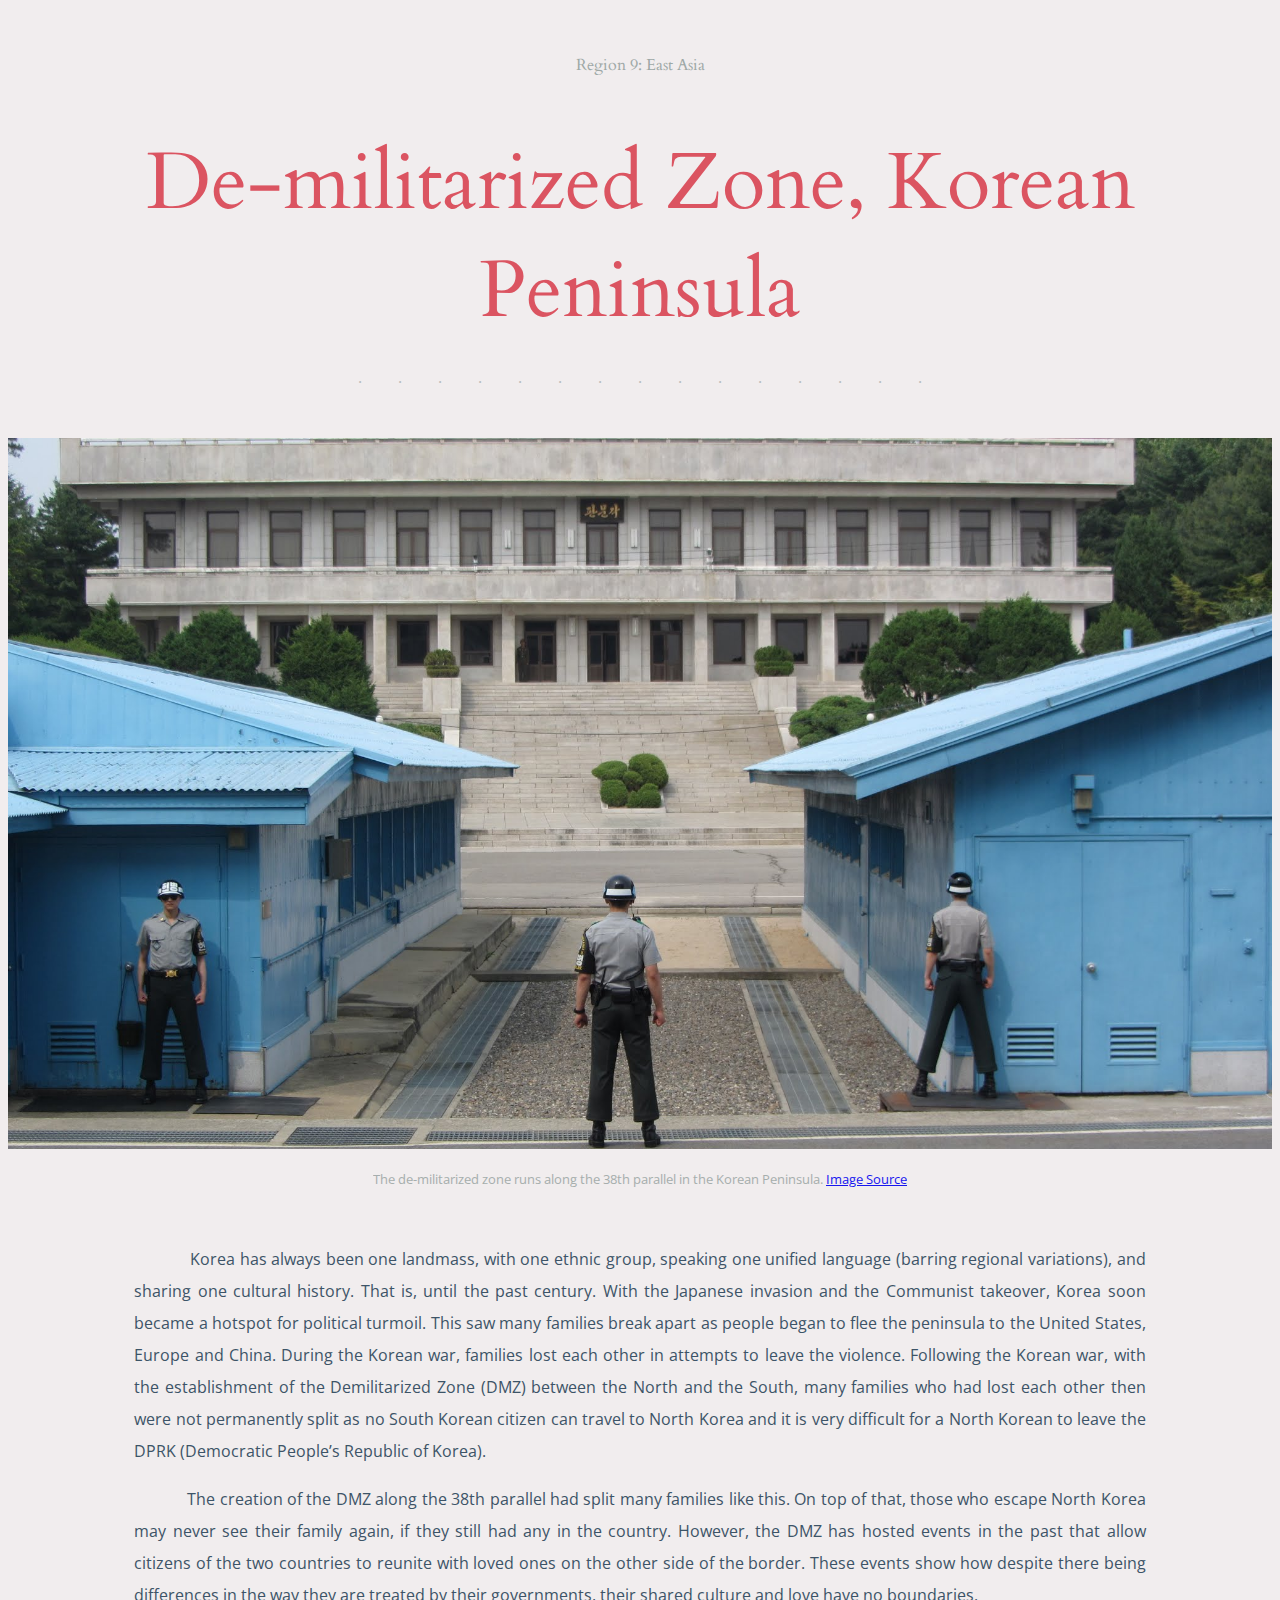
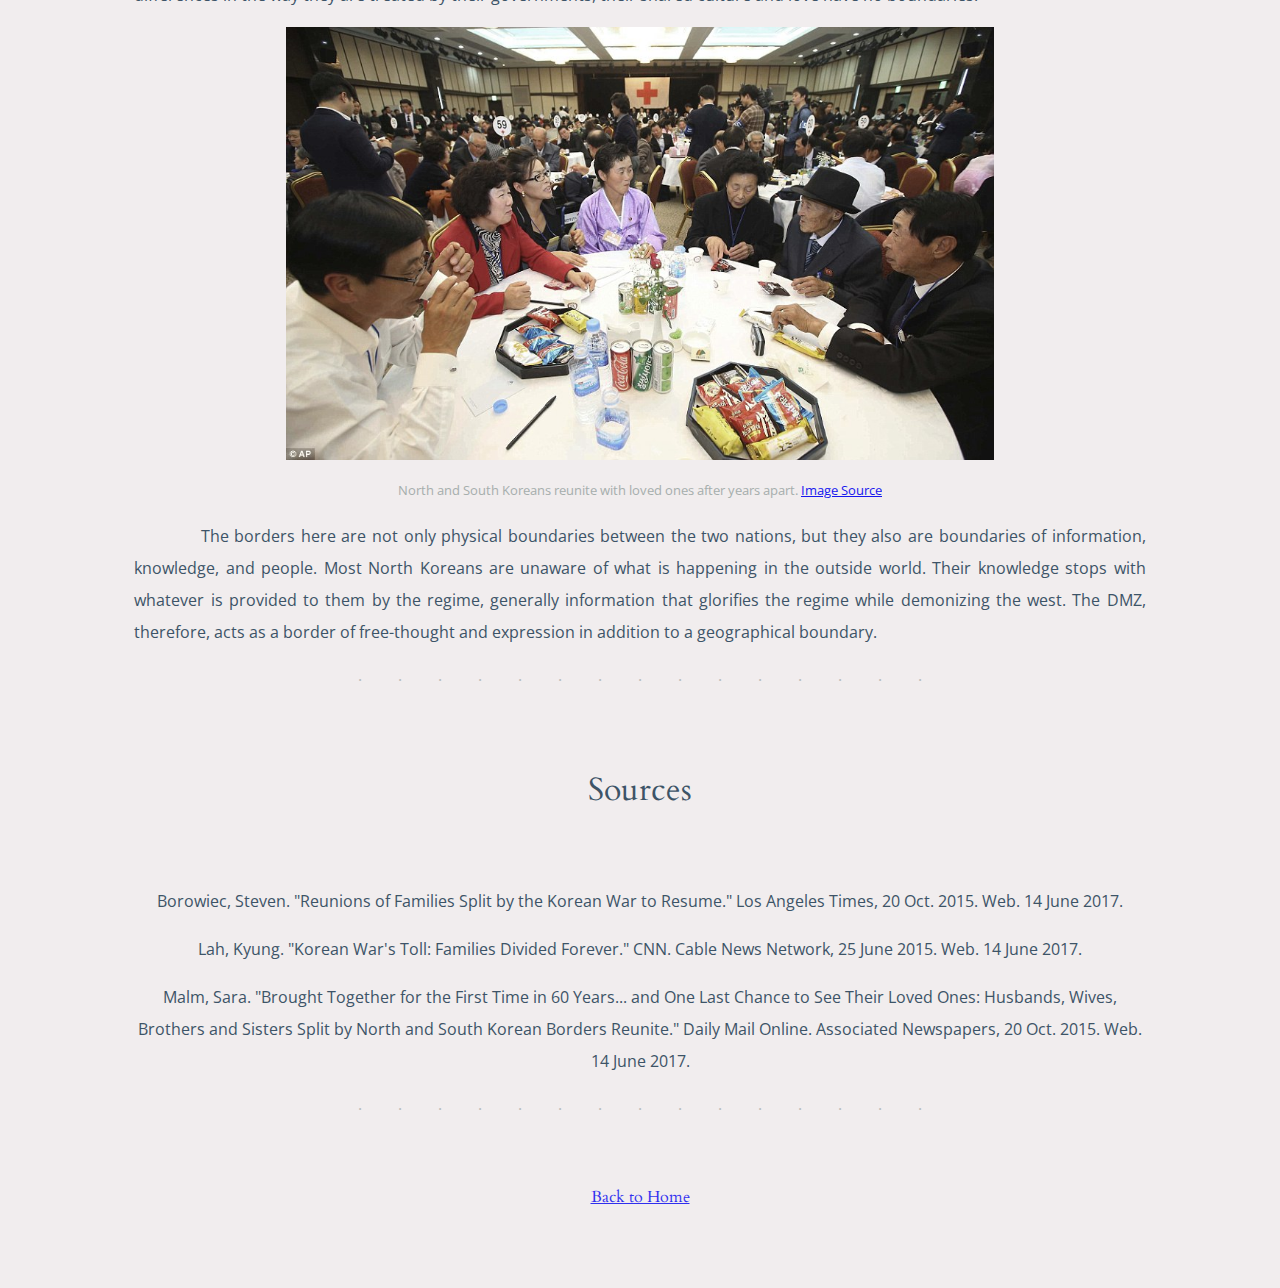
<file: eastasia.html>
<!DOCTYPE html>
<html>
<head>
    <meta charset="utf-8">
	<title>Region 9: DMZ</title> 
	<link rel="stylesheet" type="text/css" href="./stylesheets/pages.css">
    <link href="https://fonts.googleapis.com/css?family=Cardo|Open+Sans" rel="stylesheet">
</head>
<body>

<div id="head">
	<h2>Region 9: East Asia</h2>
	<h1>De-militarized Zone, Korean Peninsula</h1>
</div>

<div class="dots">.&nbsp;&nbsp;&nbsp;&nbsp;&nbsp;&nbsp;&nbsp;&nbsp;&nbsp;.&nbsp;&nbsp;&nbsp;&nbsp;&nbsp;&nbsp;&nbsp;&nbsp;&nbsp;.&nbsp;&nbsp;&nbsp;&nbsp;&nbsp;&nbsp;&nbsp;&nbsp;&nbsp;.&nbsp;&nbsp;&nbsp;&nbsp;&nbsp;&nbsp;&nbsp;&nbsp;&nbsp;.&nbsp;&nbsp;&nbsp;&nbsp;&nbsp;&nbsp;&nbsp;&nbsp;&nbsp;.&nbsp;&nbsp;&nbsp;&nbsp;&nbsp;&nbsp;&nbsp;&nbsp;&nbsp;.&nbsp;&nbsp;&nbsp;&nbsp;&nbsp;&nbsp;&nbsp;&nbsp;&nbsp;.&nbsp;&nbsp;&nbsp;&nbsp;&nbsp;&nbsp;&nbsp;&nbsp;&nbsp;.&nbsp;&nbsp;&nbsp;&nbsp;&nbsp;&nbsp;&nbsp;&nbsp;&nbsp;.&nbsp;&nbsp;&nbsp;&nbsp;&nbsp;&nbsp;&nbsp;&nbsp;&nbsp;.&nbsp;&nbsp;&nbsp;&nbsp;&nbsp;&nbsp;&nbsp;&nbsp;&nbsp;.&nbsp;&nbsp;&nbsp;&nbsp;&nbsp;&nbsp;&nbsp;&nbsp;&nbsp;.&nbsp;&nbsp;&nbsp;&nbsp;&nbsp;&nbsp;&nbsp;&nbsp;&nbsp;.&nbsp;&nbsp;&nbsp;&nbsp;&nbsp;&nbsp;&nbsp;&nbsp;&nbsp;.</div>
<div id="image">
	<img src="./media/dmz.jpg" alt="DMZ" id="header_image"/>
		<p class="img_caption">The de-militarized zone runs along the 38th parallel in the Korean Peninsula. <a href="http://www.aroundthisworld.com/uploads/2013/06/IMG_8351.jpg">Image Source</a></p>
</div>


<div id="content"/>

	<p>&nbsp;&nbsp;&nbsp;&nbsp;&nbsp;&nbsp;&nbsp;&nbsp;&nbsp;&nbsp;&nbsp;&nbsp;Korea has always been one landmass, with one ethnic group, speaking one unified language (barring regional variations), and sharing one cultural history. That is, until the past century. With the Japanese invasion and the Communist takeover, Korea soon became a hotspot for political turmoil. This saw many families break apart as people began to flee the peninsula to the United States, Europe and China. During the Korean war, families lost each other in attempts to leave the violence. Following the Korean war, with the establishment of the Demilitarized Zone (DMZ) between the North and the South, many families who had lost each other then were not permanently split as no South Korean citizen can travel to North Korea and it is very difficult for a North Korean to leave the DPRK (Democratic People’s Republic of Korea). </p>
	<p>&nbsp;&nbsp;&nbsp;&nbsp;&nbsp;&nbsp;&nbsp;&nbsp;&nbsp;&nbsp;&nbsp;&nbsp;The creation of the DMZ along the 38th parallel had split many families like this. On top of that, those who escape North Korea may never see their family again, if they still had any in the country. However, the DMZ has hosted events in the past that allow citizens of the two countries to reunite with loved ones on the other side of the border. These events show how despite there being differences in the way they are treated by their governments, their shared culture and love have no boundaries. </p>
	<span class="body_image">
	<img src="./media/korea2.jpg" height="70%" width="70%" alt="North and South Koreans reunite with loved ones" id="body_img"/>
		<p class="img_caption">North and South Koreans reunite with loved ones after years apart. <a href="http://i.dailymail.co.uk/i/pix/2015/10/20/14/2D962EC100000578-0-image-a-30_1445346539831.jpg">Image Source</a></p>
	</span>
	<p>&nbsp;&nbsp;&nbsp;&nbsp;&nbsp;&nbsp;&nbsp;&nbsp;&nbsp;&nbsp;&nbsp;&nbsp;The borders here are not only physical boundaries between the two nations, but they also are boundaries of information, knowledge, and people. Most North Koreans are unaware of what is happening in the outside world. Their knowledge stops with whatever is provided to them by the regime, generally information that glorifies the regime while demonizing the west. The DMZ, therefore, acts as a border of free-thought and expression in addition to a geographical boundary.</p> 
	
	
</div>
<div class="dots">.&nbsp;&nbsp;&nbsp;&nbsp;&nbsp;&nbsp;&nbsp;&nbsp;&nbsp;.&nbsp;&nbsp;&nbsp;&nbsp;&nbsp;&nbsp;&nbsp;&nbsp;&nbsp;.&nbsp;&nbsp;&nbsp;&nbsp;&nbsp;&nbsp;&nbsp;&nbsp;&nbsp;.&nbsp;&nbsp;&nbsp;&nbsp;&nbsp;&nbsp;&nbsp;&nbsp;&nbsp;.&nbsp;&nbsp;&nbsp;&nbsp;&nbsp;&nbsp;&nbsp;&nbsp;&nbsp;.&nbsp;&nbsp;&nbsp;&nbsp;&nbsp;&nbsp;&nbsp;&nbsp;&nbsp;.&nbsp;&nbsp;&nbsp;&nbsp;&nbsp;&nbsp;&nbsp;&nbsp;&nbsp;.&nbsp;&nbsp;&nbsp;&nbsp;&nbsp;&nbsp;&nbsp;&nbsp;&nbsp;.&nbsp;&nbsp;&nbsp;&nbsp;&nbsp;&nbsp;&nbsp;&nbsp;&nbsp;.&nbsp;&nbsp;&nbsp;&nbsp;&nbsp;&nbsp;&nbsp;&nbsp;&nbsp;.&nbsp;&nbsp;&nbsp;&nbsp;&nbsp;&nbsp;&nbsp;&nbsp;&nbsp;.&nbsp;&nbsp;&nbsp;&nbsp;&nbsp;&nbsp;&nbsp;&nbsp;&nbsp;.&nbsp;&nbsp;&nbsp;&nbsp;&nbsp;&nbsp;&nbsp;&nbsp;&nbsp;.&nbsp;&nbsp;&nbsp;&nbsp;&nbsp;&nbsp;&nbsp;&nbsp;&nbsp;.</div>
<div id="sources">
<h3>Sources</h3>
	<p>Borowiec, Steven. "Reunions of Families Split by the Korean War to Resume." Los Angeles Times, 20 Oct. 2015. Web. 14 June 2017.</p>
	<p>Lah, Kyung. "Korean War's Toll: Families Divided Forever." CNN. Cable News Network, 25 June 2015. Web. 14 June 2017.</p>
	<p>Malm, Sara. "Brought Together for the First Time in 60 Years... and One Last Chance to See Their Loved Ones: Husbands, Wives, Brothers and Sisters Split by North and South Korean Borders Reunite." Daily Mail Online. Associated Newspapers, 20 Oct. 2015. Web. 14 June 2017.</p>
</div>
<div class="dots">.&nbsp;&nbsp;&nbsp;&nbsp;&nbsp;&nbsp;&nbsp;&nbsp;&nbsp;.&nbsp;&nbsp;&nbsp;&nbsp;&nbsp;&nbsp;&nbsp;&nbsp;&nbsp;.&nbsp;&nbsp;&nbsp;&nbsp;&nbsp;&nbsp;&nbsp;&nbsp;&nbsp;.&nbsp;&nbsp;&nbsp;&nbsp;&nbsp;&nbsp;&nbsp;&nbsp;&nbsp;.&nbsp;&nbsp;&nbsp;&nbsp;&nbsp;&nbsp;&nbsp;&nbsp;&nbsp;.&nbsp;&nbsp;&nbsp;&nbsp;&nbsp;&nbsp;&nbsp;&nbsp;&nbsp;.&nbsp;&nbsp;&nbsp;&nbsp;&nbsp;&nbsp;&nbsp;&nbsp;&nbsp;.&nbsp;&nbsp;&nbsp;&nbsp;&nbsp;&nbsp;&nbsp;&nbsp;&nbsp;.&nbsp;&nbsp;&nbsp;&nbsp;&nbsp;&nbsp;&nbsp;&nbsp;&nbsp;.&nbsp;&nbsp;&nbsp;&nbsp;&nbsp;&nbsp;&nbsp;&nbsp;&nbsp;.&nbsp;&nbsp;&nbsp;&nbsp;&nbsp;&nbsp;&nbsp;&nbsp;&nbsp;.&nbsp;&nbsp;&nbsp;&nbsp;&nbsp;&nbsp;&nbsp;&nbsp;&nbsp;.&nbsp;&nbsp;&nbsp;&nbsp;&nbsp;&nbsp;&nbsp;&nbsp;&nbsp;.&nbsp;&nbsp;&nbsp;&nbsp;&nbsp;&nbsp;&nbsp;&nbsp;&nbsp;.</div>
<div id="end">
	<p><a href="index.html">Back to Home</a></p>
</div>
</body>
</html>
</file>
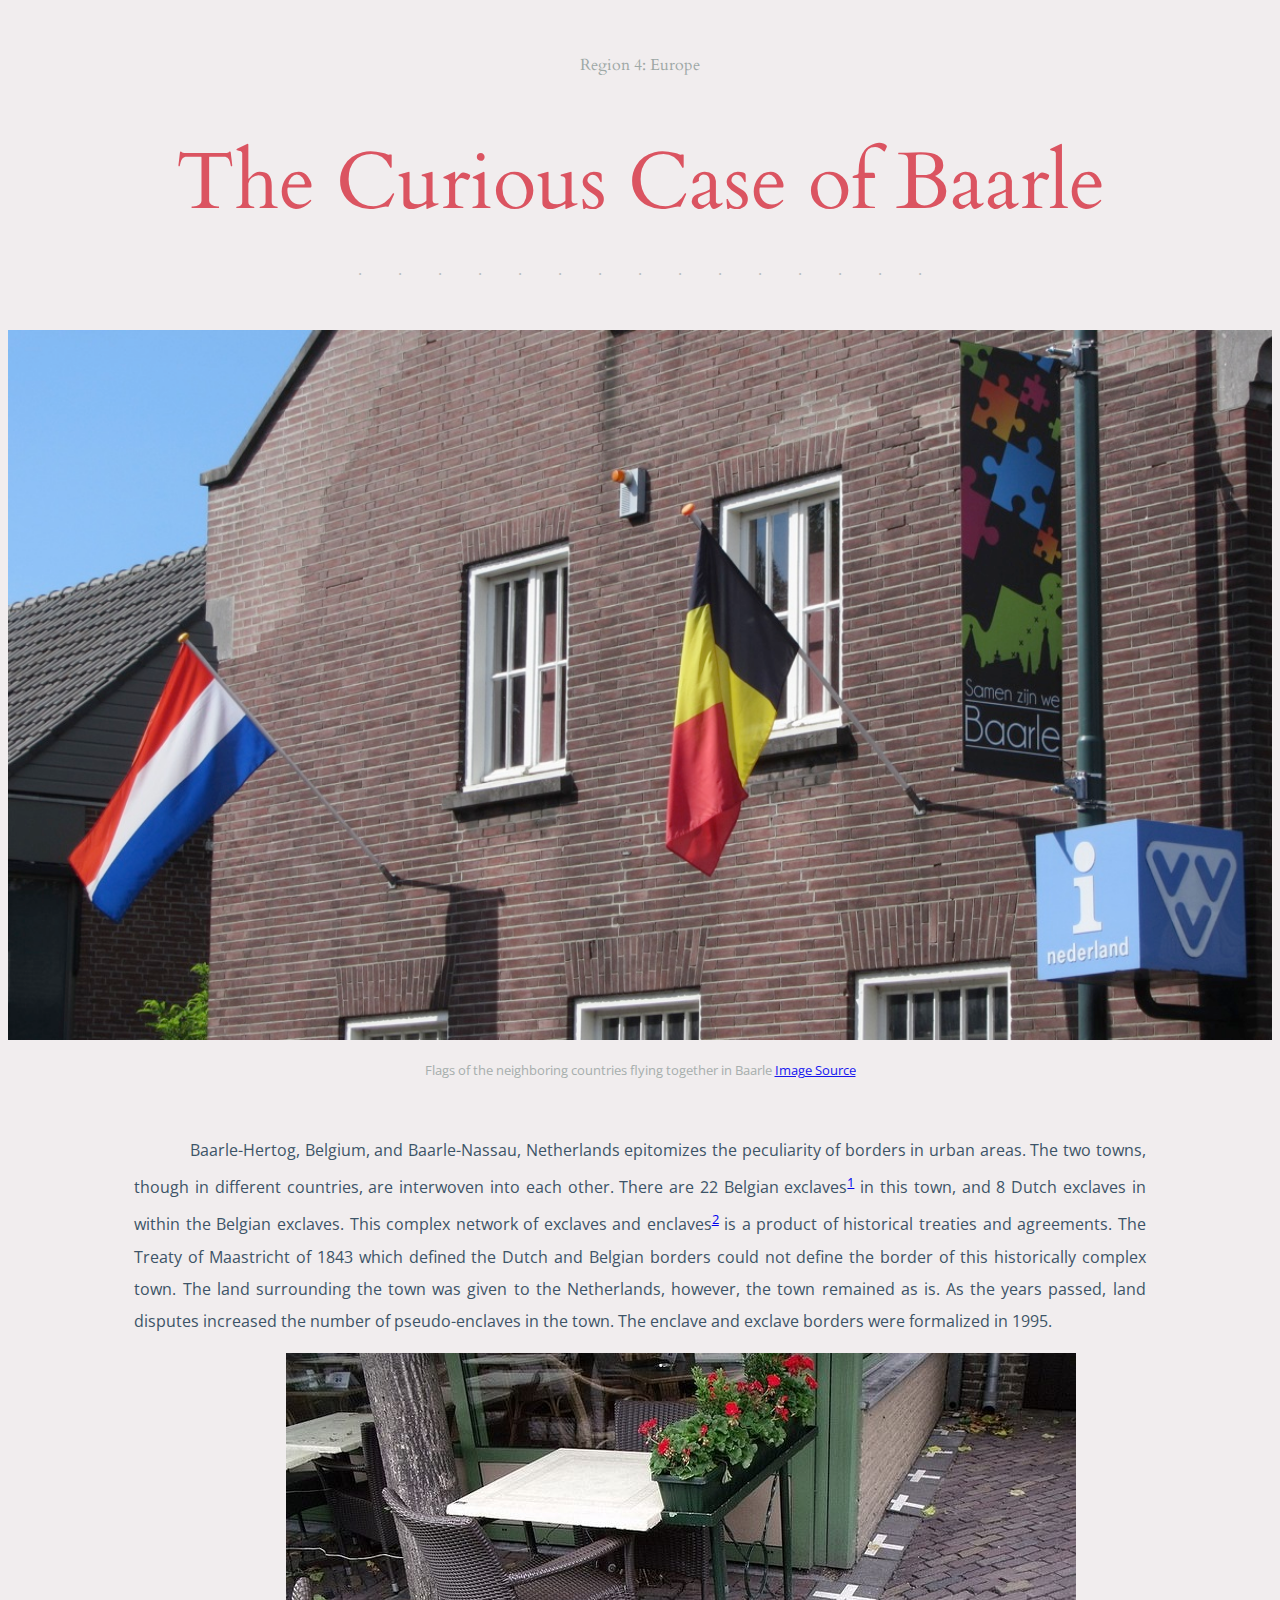
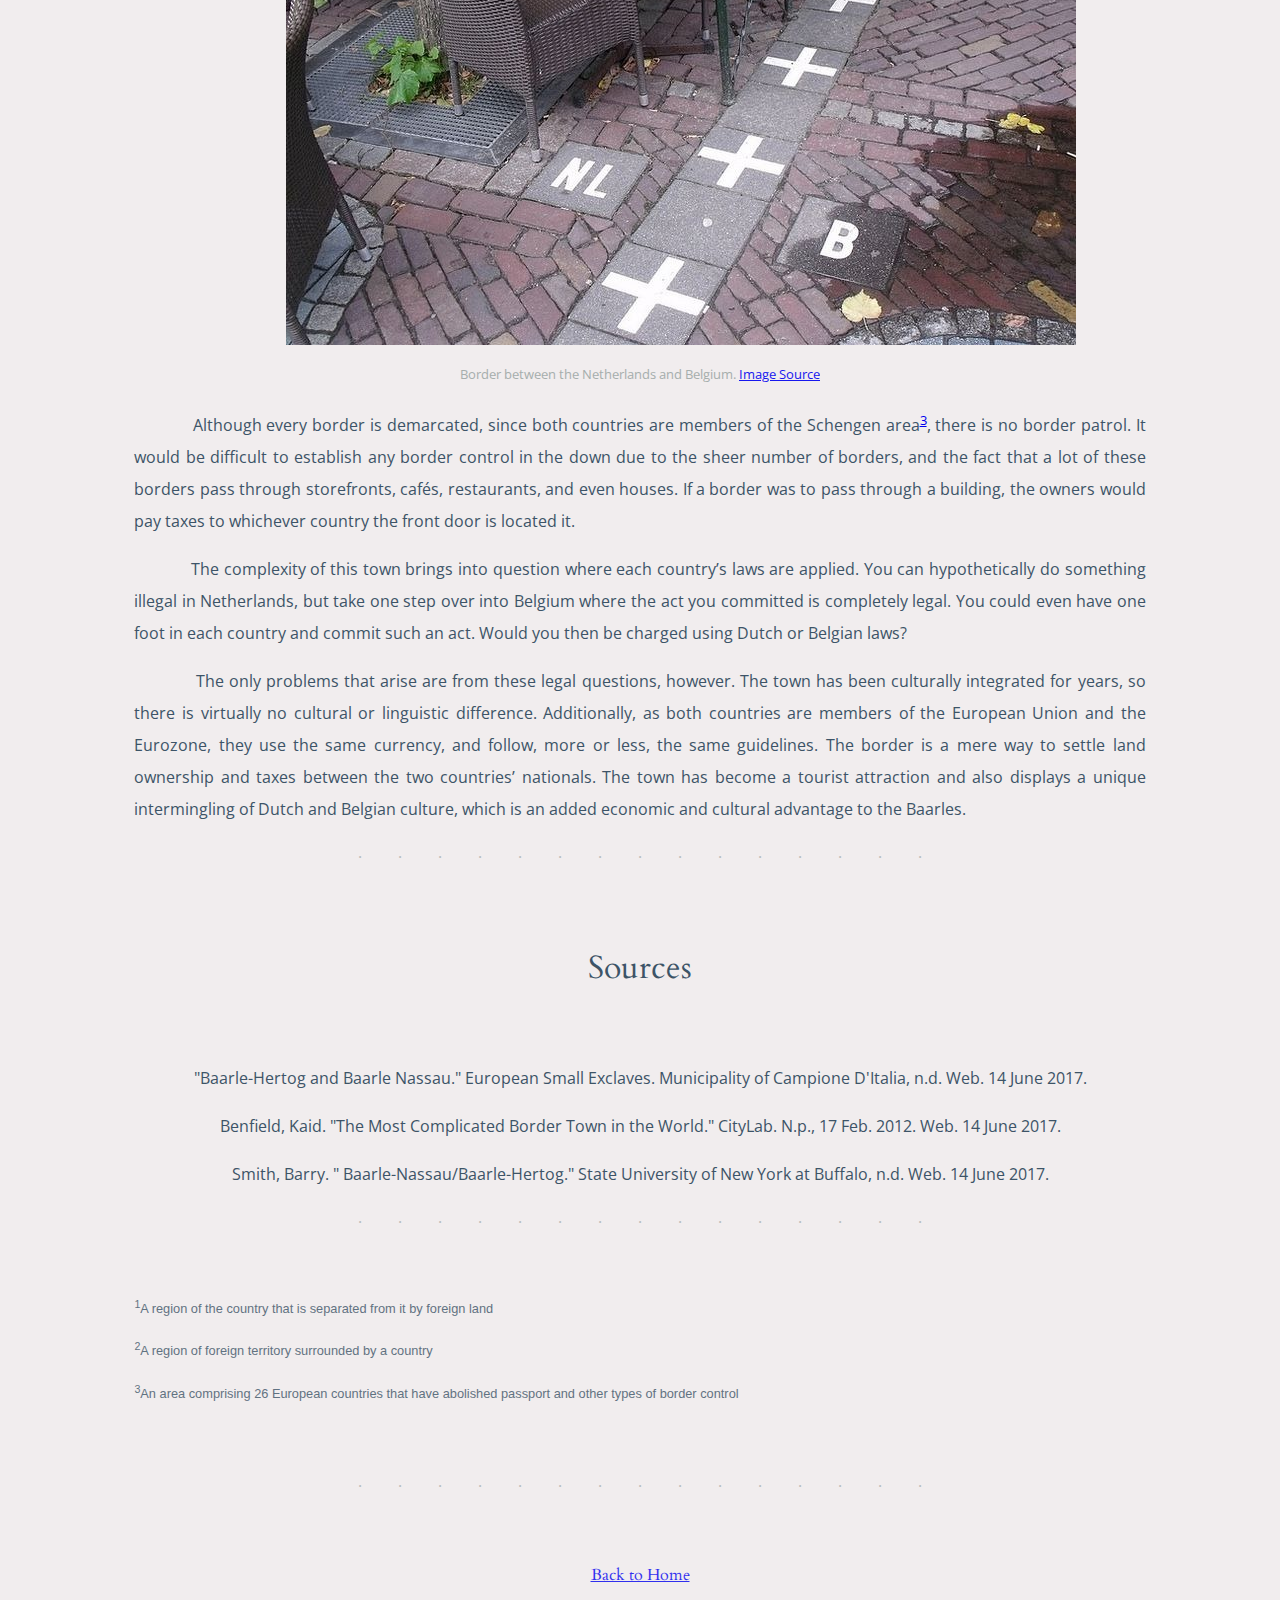
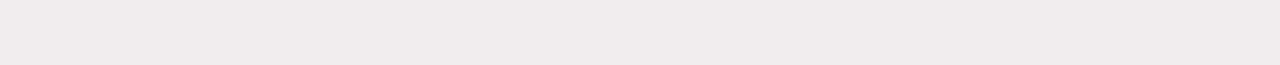
<file: europe.html>
<!DOCTYPE html>
<html>
<head>
    <meta charset="utf-8">
	<title>Region 4: Europe</title> 
	<link rel="stylesheet" type="text/css" href="./stylesheets/pages.css">
    <link href="https://fonts.googleapis.com/css?family=Cardo|Open+Sans" rel="stylesheet">
</head>
<body>

<div id="head">
	<h2>Region 4: Europe</h2>
	<h1>The Curious Case of Baarle</h1>
</div>

<div class="dots">.&nbsp;&nbsp;&nbsp;&nbsp;&nbsp;&nbsp;&nbsp;&nbsp;&nbsp;.&nbsp;&nbsp;&nbsp;&nbsp;&nbsp;&nbsp;&nbsp;&nbsp;&nbsp;.&nbsp;&nbsp;&nbsp;&nbsp;&nbsp;&nbsp;&nbsp;&nbsp;&nbsp;.&nbsp;&nbsp;&nbsp;&nbsp;&nbsp;&nbsp;&nbsp;&nbsp;&nbsp;.&nbsp;&nbsp;&nbsp;&nbsp;&nbsp;&nbsp;&nbsp;&nbsp;&nbsp;.&nbsp;&nbsp;&nbsp;&nbsp;&nbsp;&nbsp;&nbsp;&nbsp;&nbsp;.&nbsp;&nbsp;&nbsp;&nbsp;&nbsp;&nbsp;&nbsp;&nbsp;&nbsp;.&nbsp;&nbsp;&nbsp;&nbsp;&nbsp;&nbsp;&nbsp;&nbsp;&nbsp;.&nbsp;&nbsp;&nbsp;&nbsp;&nbsp;&nbsp;&nbsp;&nbsp;&nbsp;.&nbsp;&nbsp;&nbsp;&nbsp;&nbsp;&nbsp;&nbsp;&nbsp;&nbsp;.&nbsp;&nbsp;&nbsp;&nbsp;&nbsp;&nbsp;&nbsp;&nbsp;&nbsp;.&nbsp;&nbsp;&nbsp;&nbsp;&nbsp;&nbsp;&nbsp;&nbsp;&nbsp;.&nbsp;&nbsp;&nbsp;&nbsp;&nbsp;&nbsp;&nbsp;&nbsp;&nbsp;.&nbsp;&nbsp;&nbsp;&nbsp;&nbsp;&nbsp;&nbsp;&nbsp;&nbsp;.</div>
<div id="image">
	<img src="./media/baarle.jpg" alt="Baarle" id="header_image"/>
		<p class="img_caption">Flags of the neighboring countries flying together in Baarle <a href="http://www.eduardbekker.nl/themas/reizen/baarle-nassau/7216_groot.jpg">Image Source</a></p>
</div>


<div id="content"/>

	<p>&nbsp;&nbsp;&nbsp;&nbsp;&nbsp;&nbsp;&nbsp;&nbsp;&nbsp;&nbsp;&nbsp;&nbsp;Baarle-Hertog, Belgium, and Baarle-Nassau, Netherlands epitomizes the peculiarity of borders in urban areas. The two towns, though in different countries, are interwoven into each other. There are 22 Belgian exclaves<sup><a href="#ref">1</a></sup> in this town, and 8 Dutch exclaves in within the Belgian exclaves. This complex network of exclaves and enclaves<sup><a href="#ref">2</a></sup> is a product of historical treaties and agreements. The Treaty of Maastricht of 1843 which defined the Dutch and Belgian borders could not define the border of this historically complex town. The land surrounding the town was given to the Netherlands, however, the town remained as is. As the years passed, land disputes increased the number of pseudo-enclaves in the town. The enclave and exclave borders were formalized in 1995. </p>
	<span class="body_image">
	<img src="./media/baarle2.jpg" alt="Border through Cafe" id="body_img"/>
		<p class="img_caption">Border between the Netherlands and Belgium. <a href="http://lh4.ggpht.com/-pREQ5Ssq-XI/UJk71PcGuoI/AAAAAAAAgAU/lTIKRrT4pGo/baarle-nassau-hertog-0%25255B2%25255D.jpg?imgmax=800">Image Source</a></p>
	</span>
	<p>&nbsp;&nbsp;&nbsp;&nbsp;&nbsp;&nbsp;&nbsp;&nbsp;&nbsp;&nbsp;&nbsp;&nbsp;Although every border is demarcated, since both countries are members of the Schengen area<sup><a href="#ref">3</a></sup>, there is no border patrol. It would be difficult to establish any border control in the down due to the sheer number of borders, and the fact that a lot of these borders pass through storefronts, cafés, restaurants, and even houses. If a border was to pass through a building, the owners would pay taxes to whichever country the front door is located it. </p>
	<p>&nbsp;&nbsp;&nbsp;&nbsp;&nbsp;&nbsp;&nbsp;&nbsp;&nbsp;&nbsp;&nbsp;&nbsp;The complexity of this town brings into question where each country’s laws are applied. You can hypothetically do something illegal in Netherlands, but take one step over into Belgium where the act you committed is completely legal. You could even have one foot in each country and commit such an act. Would you then be charged using Dutch or Belgian laws? </p>
	
	<p>&nbsp;&nbsp;&nbsp;&nbsp;&nbsp;&nbsp;&nbsp;&nbsp;&nbsp;&nbsp;&nbsp;&nbsp;The only problems that arise are from these legal questions, however. The town has been culturally integrated for years, so there is virtually no cultural or linguistic difference. Additionally, as both countries are members of the European Union and the Eurozone, they use the same currency, and follow, more or less, the same guidelines. The border is a mere way to settle land ownership and taxes between the two countries’ nationals. The town has become a tourist attraction and also displays a unique intermingling of Dutch and Belgian culture, which is an added economic and cultural advantage to the Baarles.</p>
 

</div>

<div class="dots">.&nbsp;&nbsp;&nbsp;&nbsp;&nbsp;&nbsp;&nbsp;&nbsp;&nbsp;.&nbsp;&nbsp;&nbsp;&nbsp;&nbsp;&nbsp;&nbsp;&nbsp;&nbsp;.&nbsp;&nbsp;&nbsp;&nbsp;&nbsp;&nbsp;&nbsp;&nbsp;&nbsp;.&nbsp;&nbsp;&nbsp;&nbsp;&nbsp;&nbsp;&nbsp;&nbsp;&nbsp;.&nbsp;&nbsp;&nbsp;&nbsp;&nbsp;&nbsp;&nbsp;&nbsp;&nbsp;.&nbsp;&nbsp;&nbsp;&nbsp;&nbsp;&nbsp;&nbsp;&nbsp;&nbsp;.&nbsp;&nbsp;&nbsp;&nbsp;&nbsp;&nbsp;&nbsp;&nbsp;&nbsp;.&nbsp;&nbsp;&nbsp;&nbsp;&nbsp;&nbsp;&nbsp;&nbsp;&nbsp;.&nbsp;&nbsp;&nbsp;&nbsp;&nbsp;&nbsp;&nbsp;&nbsp;&nbsp;.&nbsp;&nbsp;&nbsp;&nbsp;&nbsp;&nbsp;&nbsp;&nbsp;&nbsp;.&nbsp;&nbsp;&nbsp;&nbsp;&nbsp;&nbsp;&nbsp;&nbsp;&nbsp;.&nbsp;&nbsp;&nbsp;&nbsp;&nbsp;&nbsp;&nbsp;&nbsp;&nbsp;.&nbsp;&nbsp;&nbsp;&nbsp;&nbsp;&nbsp;&nbsp;&nbsp;&nbsp;.&nbsp;&nbsp;&nbsp;&nbsp;&nbsp;&nbsp;&nbsp;&nbsp;&nbsp;.</div>
<div id="sources">
<h3>Sources</h3>
	<p>"Baarle-Hertog and Baarle Nassau." European Small Exclaves. Municipality of Campione D'Italia, n.d. Web. 14 June 2017.</p>
	<p>Benfield, Kaid. "The Most Complicated Border Town in the World." CityLab. N.p., 17 Feb. 2012. Web. 14 June 2017.</p>
	<p>Smith, Barry. " Baarle-Nassau/Baarle-Hertog." State University of New York at Buffalo, n.d. Web. 14 June 2017.</p>

</div>
<div class="dots">.&nbsp;&nbsp;&nbsp;&nbsp;&nbsp;&nbsp;&nbsp;&nbsp;&nbsp;.&nbsp;&nbsp;&nbsp;&nbsp;&nbsp;&nbsp;&nbsp;&nbsp;&nbsp;.&nbsp;&nbsp;&nbsp;&nbsp;&nbsp;&nbsp;&nbsp;&nbsp;&nbsp;.&nbsp;&nbsp;&nbsp;&nbsp;&nbsp;&nbsp;&nbsp;&nbsp;&nbsp;.&nbsp;&nbsp;&nbsp;&nbsp;&nbsp;&nbsp;&nbsp;&nbsp;&nbsp;.&nbsp;&nbsp;&nbsp;&nbsp;&nbsp;&nbsp;&nbsp;&nbsp;&nbsp;.&nbsp;&nbsp;&nbsp;&nbsp;&nbsp;&nbsp;&nbsp;&nbsp;&nbsp;.&nbsp;&nbsp;&nbsp;&nbsp;&nbsp;&nbsp;&nbsp;&nbsp;&nbsp;.&nbsp;&nbsp;&nbsp;&nbsp;&nbsp;&nbsp;&nbsp;&nbsp;&nbsp;.&nbsp;&nbsp;&nbsp;&nbsp;&nbsp;&nbsp;&nbsp;&nbsp;&nbsp;.&nbsp;&nbsp;&nbsp;&nbsp;&nbsp;&nbsp;&nbsp;&nbsp;&nbsp;.&nbsp;&nbsp;&nbsp;&nbsp;&nbsp;&nbsp;&nbsp;&nbsp;&nbsp;.&nbsp;&nbsp;&nbsp;&nbsp;&nbsp;&nbsp;&nbsp;&nbsp;&nbsp;.&nbsp;&nbsp;&nbsp;&nbsp;&nbsp;&nbsp;&nbsp;&nbsp;&nbsp;.</div>
<div id="ref">
	<p><sup>1</sup>A region of the country that is separated from it by foreign land</p>
	<p><sup>2</sup>A region of foreign territory surrounded by a country</p>
	<p><sup>3</sup>An area comprising 26 European countries that have abolished passport and other types of border control</p>
</div>
<div class="dots">.&nbsp;&nbsp;&nbsp;&nbsp;&nbsp;&nbsp;&nbsp;&nbsp;&nbsp;.&nbsp;&nbsp;&nbsp;&nbsp;&nbsp;&nbsp;&nbsp;&nbsp;&nbsp;.&nbsp;&nbsp;&nbsp;&nbsp;&nbsp;&nbsp;&nbsp;&nbsp;&nbsp;.&nbsp;&nbsp;&nbsp;&nbsp;&nbsp;&nbsp;&nbsp;&nbsp;&nbsp;.&nbsp;&nbsp;&nbsp;&nbsp;&nbsp;&nbsp;&nbsp;&nbsp;&nbsp;.&nbsp;&nbsp;&nbsp;&nbsp;&nbsp;&nbsp;&nbsp;&nbsp;&nbsp;.&nbsp;&nbsp;&nbsp;&nbsp;&nbsp;&nbsp;&nbsp;&nbsp;&nbsp;.&nbsp;&nbsp;&nbsp;&nbsp;&nbsp;&nbsp;&nbsp;&nbsp;&nbsp;.&nbsp;&nbsp;&nbsp;&nbsp;&nbsp;&nbsp;&nbsp;&nbsp;&nbsp;.&nbsp;&nbsp;&nbsp;&nbsp;&nbsp;&nbsp;&nbsp;&nbsp;&nbsp;.&nbsp;&nbsp;&nbsp;&nbsp;&nbsp;&nbsp;&nbsp;&nbsp;&nbsp;.&nbsp;&nbsp;&nbsp;&nbsp;&nbsp;&nbsp;&nbsp;&nbsp;&nbsp;.&nbsp;&nbsp;&nbsp;&nbsp;&nbsp;&nbsp;&nbsp;&nbsp;&nbsp;.&nbsp;&nbsp;&nbsp;&nbsp;&nbsp;&nbsp;&nbsp;&nbsp;&nbsp;.</div>
<div id="end">
	<p><a href="index.html">Back to Home</a></p>
</div>
</body>
</html>
</file>
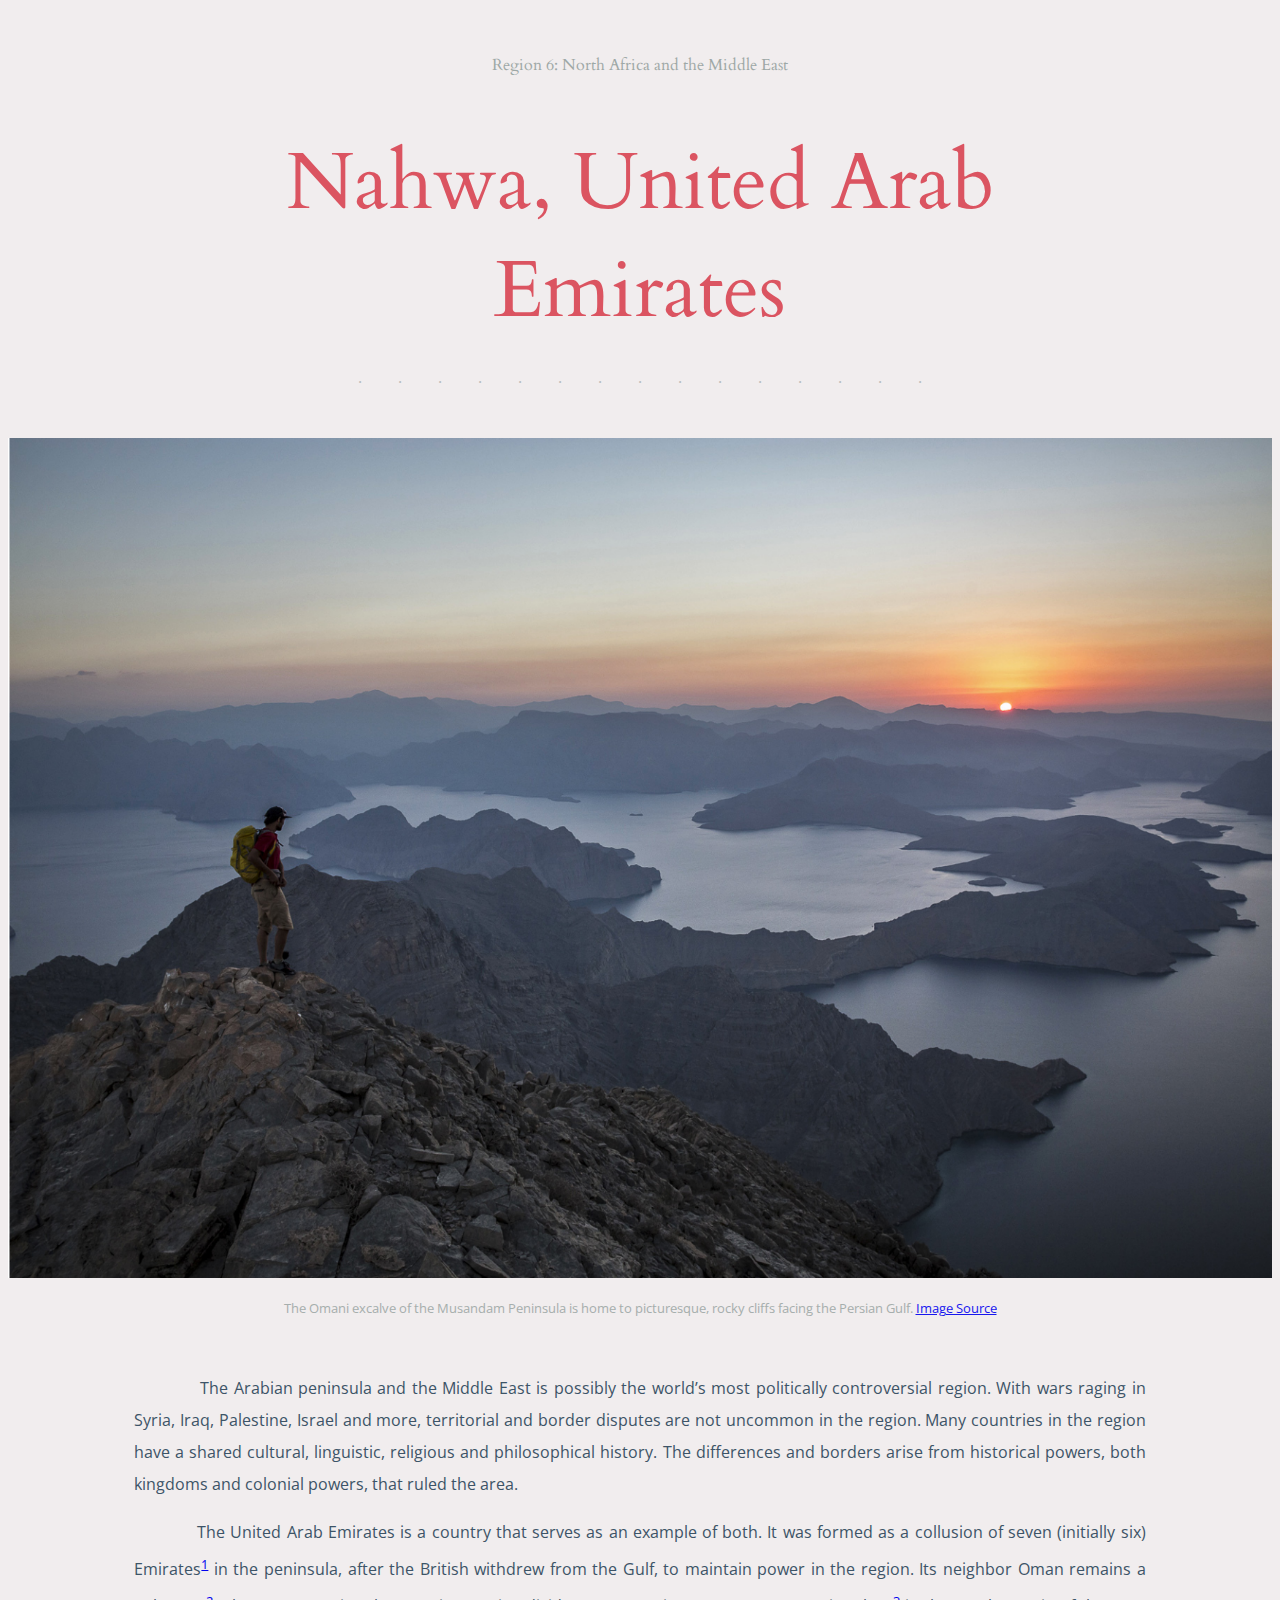
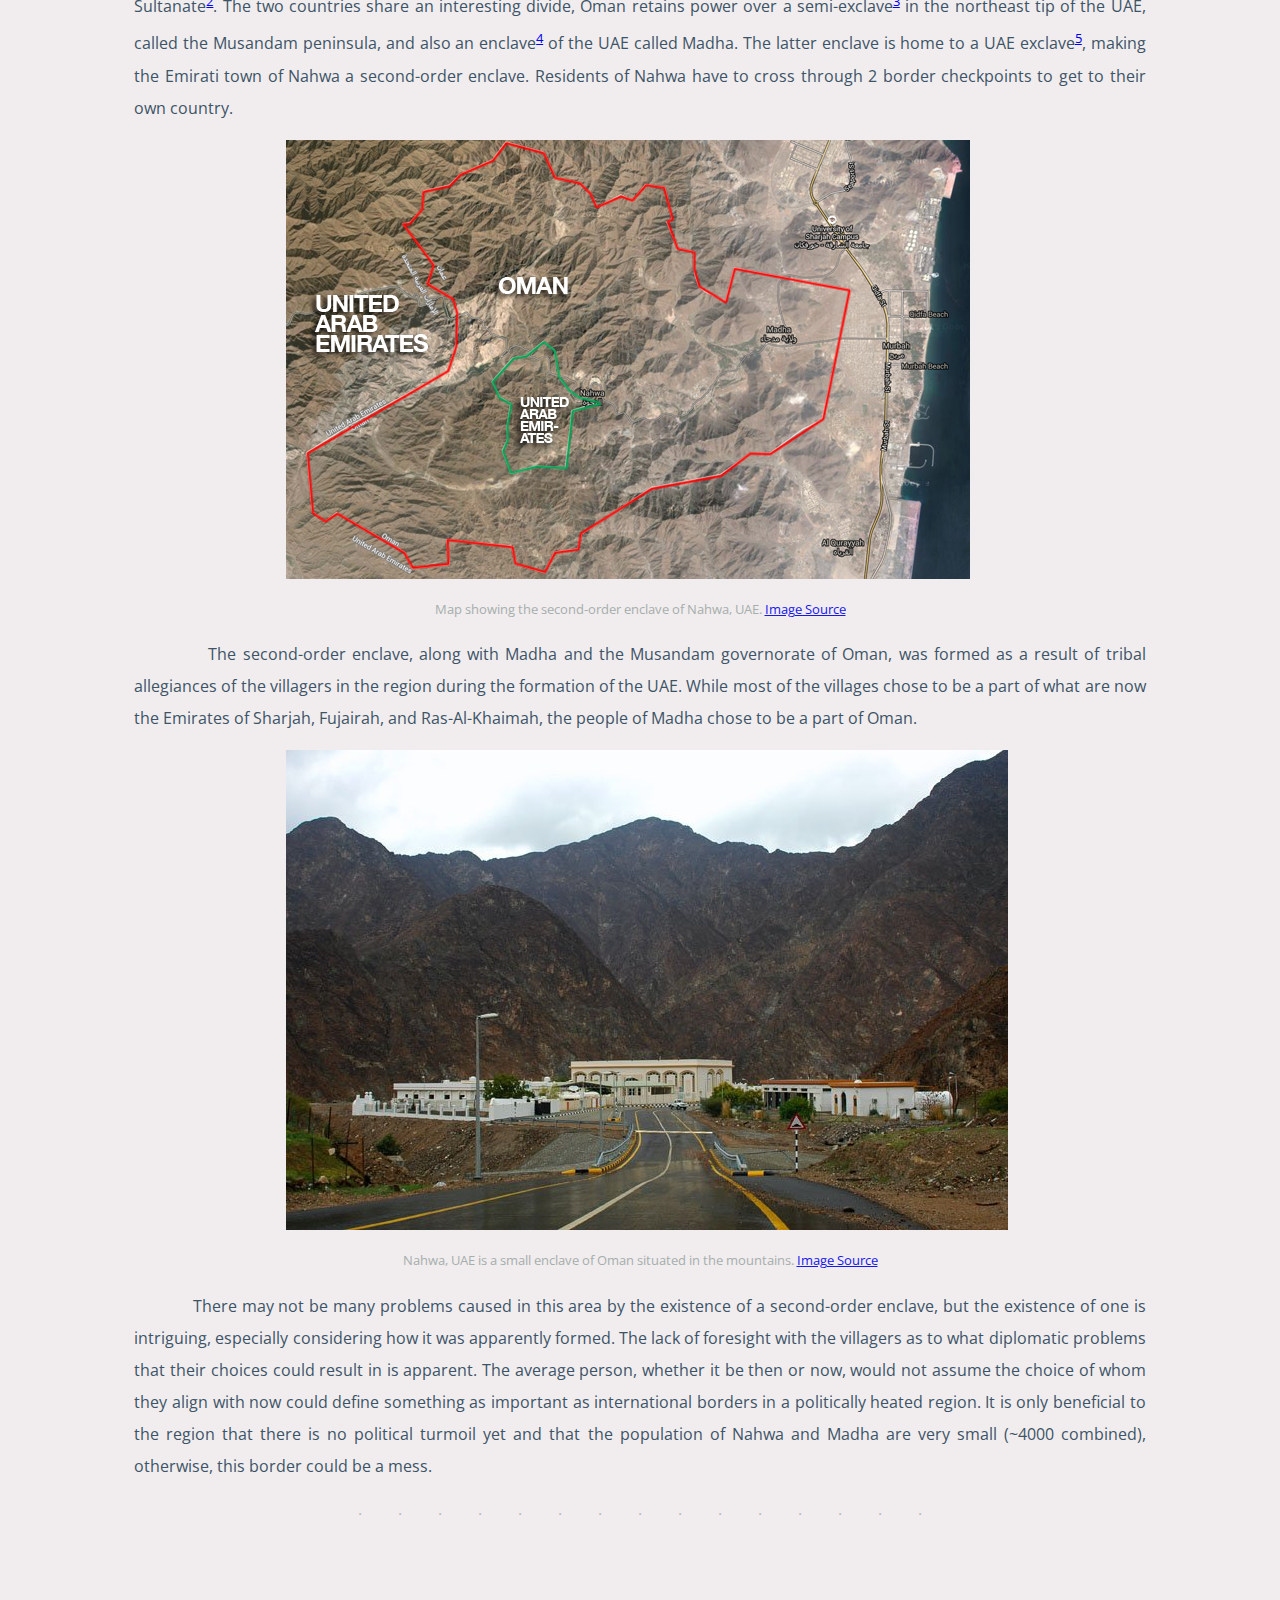
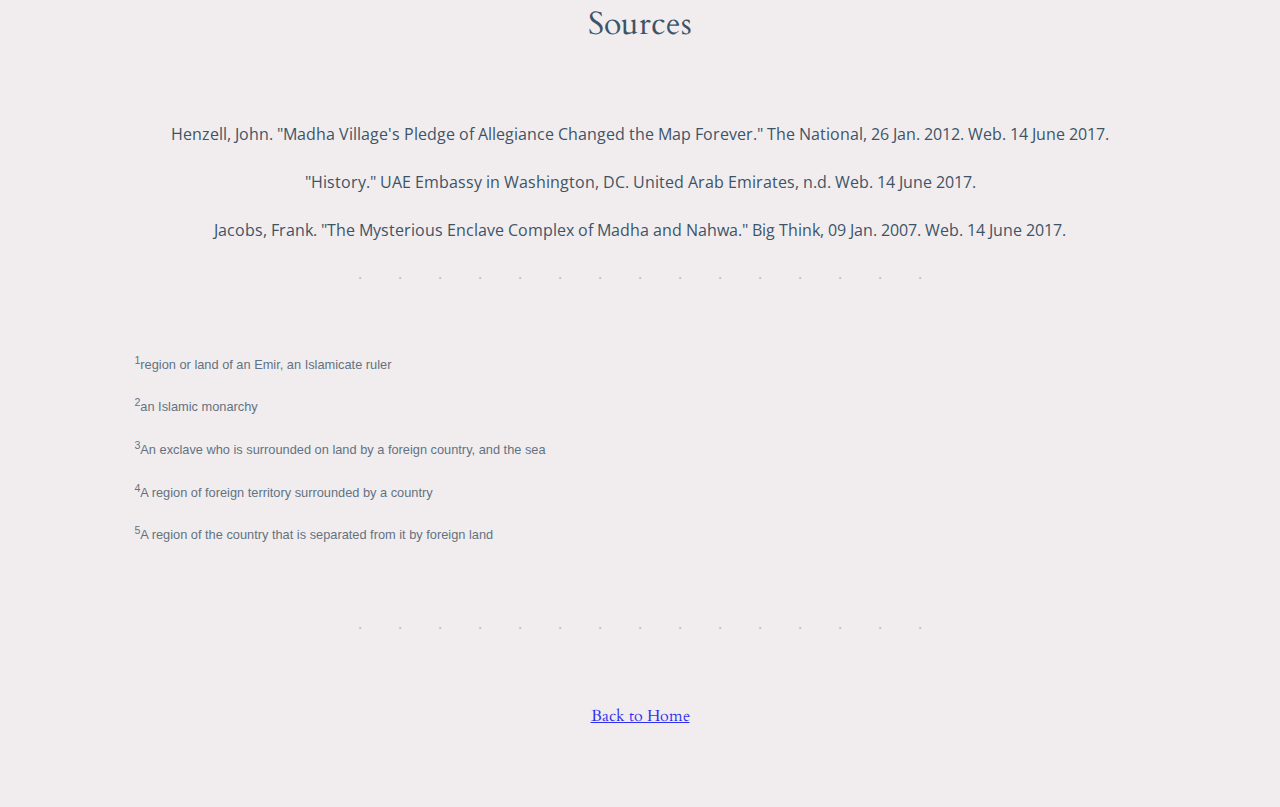
<file: middleeast.html>
<!DOCTYPE html>
<html>
<head>
    <meta charset="utf-8">
	<title>Region 6: Nahwa and Madha</title> 
	<link rel="stylesheet" type="text/css" href="./stylesheets/pages.css">
    <link href="https://fonts.googleapis.com/css?family=Cardo|Open+Sans" rel="stylesheet">
</head>
<body>

<div id="head">
	<h2>Region 6: North Africa and the Middle East</h2>
	<h1>Nahwa, United Arab Emirates</h1>
</div>

<div class="dots">.&nbsp;&nbsp;&nbsp;&nbsp;&nbsp;&nbsp;&nbsp;&nbsp;&nbsp;.&nbsp;&nbsp;&nbsp;&nbsp;&nbsp;&nbsp;&nbsp;&nbsp;&nbsp;.&nbsp;&nbsp;&nbsp;&nbsp;&nbsp;&nbsp;&nbsp;&nbsp;&nbsp;.&nbsp;&nbsp;&nbsp;&nbsp;&nbsp;&nbsp;&nbsp;&nbsp;&nbsp;.&nbsp;&nbsp;&nbsp;&nbsp;&nbsp;&nbsp;&nbsp;&nbsp;&nbsp;.&nbsp;&nbsp;&nbsp;&nbsp;&nbsp;&nbsp;&nbsp;&nbsp;&nbsp;.&nbsp;&nbsp;&nbsp;&nbsp;&nbsp;&nbsp;&nbsp;&nbsp;&nbsp;.&nbsp;&nbsp;&nbsp;&nbsp;&nbsp;&nbsp;&nbsp;&nbsp;&nbsp;.&nbsp;&nbsp;&nbsp;&nbsp;&nbsp;&nbsp;&nbsp;&nbsp;&nbsp;.&nbsp;&nbsp;&nbsp;&nbsp;&nbsp;&nbsp;&nbsp;&nbsp;&nbsp;.&nbsp;&nbsp;&nbsp;&nbsp;&nbsp;&nbsp;&nbsp;&nbsp;&nbsp;.&nbsp;&nbsp;&nbsp;&nbsp;&nbsp;&nbsp;&nbsp;&nbsp;&nbsp;.&nbsp;&nbsp;&nbsp;&nbsp;&nbsp;&nbsp;&nbsp;&nbsp;&nbsp;.&nbsp;&nbsp;&nbsp;&nbsp;&nbsp;&nbsp;&nbsp;&nbsp;&nbsp;.</div>
<div id="image">
	<img src="./media/musandam.jpg" alt="Musandam Peninsula" id="header_image"/>
		<p class="img_caption">The Omani excalve of the Musandam Peninsula is home to picturesque, rocky cliffs facing the Persian Gulf. <a href="https://s-media-cache-ak0.pinimg.com/originals/26/b8/38/26b838efd29e6ad5d02fc99355a7895a.jpg">Image Source</a></p>
</div>


<div id="content"/>

	<p>&nbsp;&nbsp;&nbsp;&nbsp;&nbsp;&nbsp;&nbsp;&nbsp;&nbsp;&nbsp;&nbsp;&nbsp;The Arabian peninsula and the Middle East is possibly the world’s most politically controversial region. With wars raging in Syria, Iraq, Palestine, Israel and more, territorial and border disputes are not uncommon in the region. Many countries in the region have a shared cultural, linguistic, religious and philosophical history. The differences and borders arise from historical powers, both kingdoms and colonial powers, that ruled the area. </p>
	<p>&nbsp;&nbsp;&nbsp;&nbsp;&nbsp;&nbsp;&nbsp;&nbsp;&nbsp;&nbsp;&nbsp;&nbsp;The United Arab Emirates is a country that serves as an example of both. It was formed as a collusion of seven (initially six) Emirates<sup><a href="#ref">1</a></sup> in the peninsula, after the British withdrew from the Gulf, to maintain power in the region. Its neighbor Oman remains a Sultanate<sup><a href="#ref">2</a></sup>. The two countries share an interesting divide, Oman retains power over a semi-exclave<sup><a href="#ref">3</a></sup> in the northeast tip of the UAE, called the Musandam peninsula, and also an enclave<sup><a href="#ref">4</a></sup> of the UAE called Madha. The latter enclave is home to a UAE exclave<sup><a href="#ref">5</a></sup>, making the Emirati town of Nahwa a second-order enclave. Residents of Nahwa have to cross through 2 border checkpoints to get to their own country. </p>
	<span class="body_image">
	<img src="./media/nahwa_madha.png" alt="Map of Nahwa and Madha" id="body_img"/>
		<p class="img_caption">Map showing the second-order enclave of Nahwa, UAE. <a href="http://geosite.jankrogh.com/enklaver/nahwa/nahwa05.jpg">Image Source</a></p>
	</span>
	<p>&nbsp;&nbsp;&nbsp;&nbsp;&nbsp;&nbsp;&nbsp;&nbsp;&nbsp;&nbsp;&nbsp;&nbsp;The second-order enclave, along with Madha and the Musandam governorate of Oman, was formed as a result of tribal allegiances of the villagers in the region during the formation of the UAE.  While most of the villages chose to be a part of what are now the Emirates of Sharjah, Fujairah, and Ras-Al-Khaimah, the people of Madha chose to be a part of Oman. </p>
	<span class="body_image">
	<img src="./media/nahwa.jpg" alt="Nahwa" id="body_img"/>
		<p class="img_caption">Nahwa, UAE is a small enclave of Oman situated in the mountains. <a href="http://thegate.boardingarea.com/wp-content/uploads/2015/06/Oman-and-United-Arab-Emirates-Enclave-and-Exclave-Outlined.png">Image Source</a></p>
	</span>
	<p>&nbsp;&nbsp;&nbsp;&nbsp;&nbsp;&nbsp;&nbsp;&nbsp;&nbsp;&nbsp;&nbsp;&nbsp;There may not be many problems caused in this area by the existence of a second-order enclave, but the existence of one is intriguing, especially considering how it was apparently formed. The lack of foresight with the villagers as to what diplomatic problems that their choices could result in is apparent. The average person, whether it be then or now, would not assume the choice of whom they align with now could define something as important as international borders in a politically heated region. It is only beneficial to the region that there is no political turmoil yet and that the population of Nahwa and Madha are very small (~4000 combined), otherwise, this border could be a mess.</p>
 

</div>
<div class="dots">.&nbsp;&nbsp;&nbsp;&nbsp;&nbsp;&nbsp;&nbsp;&nbsp;&nbsp;.&nbsp;&nbsp;&nbsp;&nbsp;&nbsp;&nbsp;&nbsp;&nbsp;&nbsp;.&nbsp;&nbsp;&nbsp;&nbsp;&nbsp;&nbsp;&nbsp;&nbsp;&nbsp;.&nbsp;&nbsp;&nbsp;&nbsp;&nbsp;&nbsp;&nbsp;&nbsp;&nbsp;.&nbsp;&nbsp;&nbsp;&nbsp;&nbsp;&nbsp;&nbsp;&nbsp;&nbsp;.&nbsp;&nbsp;&nbsp;&nbsp;&nbsp;&nbsp;&nbsp;&nbsp;&nbsp;.&nbsp;&nbsp;&nbsp;&nbsp;&nbsp;&nbsp;&nbsp;&nbsp;&nbsp;.&nbsp;&nbsp;&nbsp;&nbsp;&nbsp;&nbsp;&nbsp;&nbsp;&nbsp;.&nbsp;&nbsp;&nbsp;&nbsp;&nbsp;&nbsp;&nbsp;&nbsp;&nbsp;.&nbsp;&nbsp;&nbsp;&nbsp;&nbsp;&nbsp;&nbsp;&nbsp;&nbsp;.&nbsp;&nbsp;&nbsp;&nbsp;&nbsp;&nbsp;&nbsp;&nbsp;&nbsp;.&nbsp;&nbsp;&nbsp;&nbsp;&nbsp;&nbsp;&nbsp;&nbsp;&nbsp;.&nbsp;&nbsp;&nbsp;&nbsp;&nbsp;&nbsp;&nbsp;&nbsp;&nbsp;.&nbsp;&nbsp;&nbsp;&nbsp;&nbsp;&nbsp;&nbsp;&nbsp;&nbsp;.</div>
<div id="sources">
<h3>Sources</h3>
	<p>Henzell, John. "Madha Village's Pledge of Allegiance Changed the Map Forever." The National, 26 Jan. 2012. Web. 14 June 2017.</p>
	<p>"History." UAE Embassy in Washington, DC. United Arab Emirates, n.d. Web. 14 June 2017.</p>
	<p>Jacobs, Frank. "The Mysterious Enclave Complex of Madha and Nahwa." Big Think, 09 Jan. 2007. Web. 14 June 2017.</p>
</div>
<div class="dots">.&nbsp;&nbsp;&nbsp;&nbsp;&nbsp;&nbsp;&nbsp;&nbsp;&nbsp;.&nbsp;&nbsp;&nbsp;&nbsp;&nbsp;&nbsp;&nbsp;&nbsp;&nbsp;.&nbsp;&nbsp;&nbsp;&nbsp;&nbsp;&nbsp;&nbsp;&nbsp;&nbsp;.&nbsp;&nbsp;&nbsp;&nbsp;&nbsp;&nbsp;&nbsp;&nbsp;&nbsp;.&nbsp;&nbsp;&nbsp;&nbsp;&nbsp;&nbsp;&nbsp;&nbsp;&nbsp;.&nbsp;&nbsp;&nbsp;&nbsp;&nbsp;&nbsp;&nbsp;&nbsp;&nbsp;.&nbsp;&nbsp;&nbsp;&nbsp;&nbsp;&nbsp;&nbsp;&nbsp;&nbsp;.&nbsp;&nbsp;&nbsp;&nbsp;&nbsp;&nbsp;&nbsp;&nbsp;&nbsp;.&nbsp;&nbsp;&nbsp;&nbsp;&nbsp;&nbsp;&nbsp;&nbsp;&nbsp;.&nbsp;&nbsp;&nbsp;&nbsp;&nbsp;&nbsp;&nbsp;&nbsp;&nbsp;.&nbsp;&nbsp;&nbsp;&nbsp;&nbsp;&nbsp;&nbsp;&nbsp;&nbsp;.&nbsp;&nbsp;&nbsp;&nbsp;&nbsp;&nbsp;&nbsp;&nbsp;&nbsp;.&nbsp;&nbsp;&nbsp;&nbsp;&nbsp;&nbsp;&nbsp;&nbsp;&nbsp;.&nbsp;&nbsp;&nbsp;&nbsp;&nbsp;&nbsp;&nbsp;&nbsp;&nbsp;.</div>
<div id="ref">
	<p><sup>1</sup>region or land of an Emir, an Islamicate ruler</p>
	<p><sup>2</sup>an Islamic monarchy</p>
	<p><sup>3</sup>An exclave who is surrounded on land by a foreign country, and the sea</p>
	<p><sup>4</sup>A region of foreign territory surrounded by a country</p>
	<p><sup>5</sup>A region of the country that is separated from it by foreign land</p>

</div>

<div class="dots">.&nbsp;&nbsp;&nbsp;&nbsp;&nbsp;&nbsp;&nbsp;&nbsp;&nbsp;.&nbsp;&nbsp;&nbsp;&nbsp;&nbsp;&nbsp;&nbsp;&nbsp;&nbsp;.&nbsp;&nbsp;&nbsp;&nbsp;&nbsp;&nbsp;&nbsp;&nbsp;&nbsp;.&nbsp;&nbsp;&nbsp;&nbsp;&nbsp;&nbsp;&nbsp;&nbsp;&nbsp;.&nbsp;&nbsp;&nbsp;&nbsp;&nbsp;&nbsp;&nbsp;&nbsp;&nbsp;.&nbsp;&nbsp;&nbsp;&nbsp;&nbsp;&nbsp;&nbsp;&nbsp;&nbsp;.&nbsp;&nbsp;&nbsp;&nbsp;&nbsp;&nbsp;&nbsp;&nbsp;&nbsp;.&nbsp;&nbsp;&nbsp;&nbsp;&nbsp;&nbsp;&nbsp;&nbsp;&nbsp;.&nbsp;&nbsp;&nbsp;&nbsp;&nbsp;&nbsp;&nbsp;&nbsp;&nbsp;.&nbsp;&nbsp;&nbsp;&nbsp;&nbsp;&nbsp;&nbsp;&nbsp;&nbsp;.&nbsp;&nbsp;&nbsp;&nbsp;&nbsp;&nbsp;&nbsp;&nbsp;&nbsp;.&nbsp;&nbsp;&nbsp;&nbsp;&nbsp;&nbsp;&nbsp;&nbsp;&nbsp;.&nbsp;&nbsp;&nbsp;&nbsp;&nbsp;&nbsp;&nbsp;&nbsp;&nbsp;.&nbsp;&nbsp;&nbsp;&nbsp;&nbsp;&nbsp;&nbsp;&nbsp;&nbsp;.</div>
<div id="end">
	<p><a href="index.html">Back to Home</a></p>
</div>
</body>
</html>
</file>
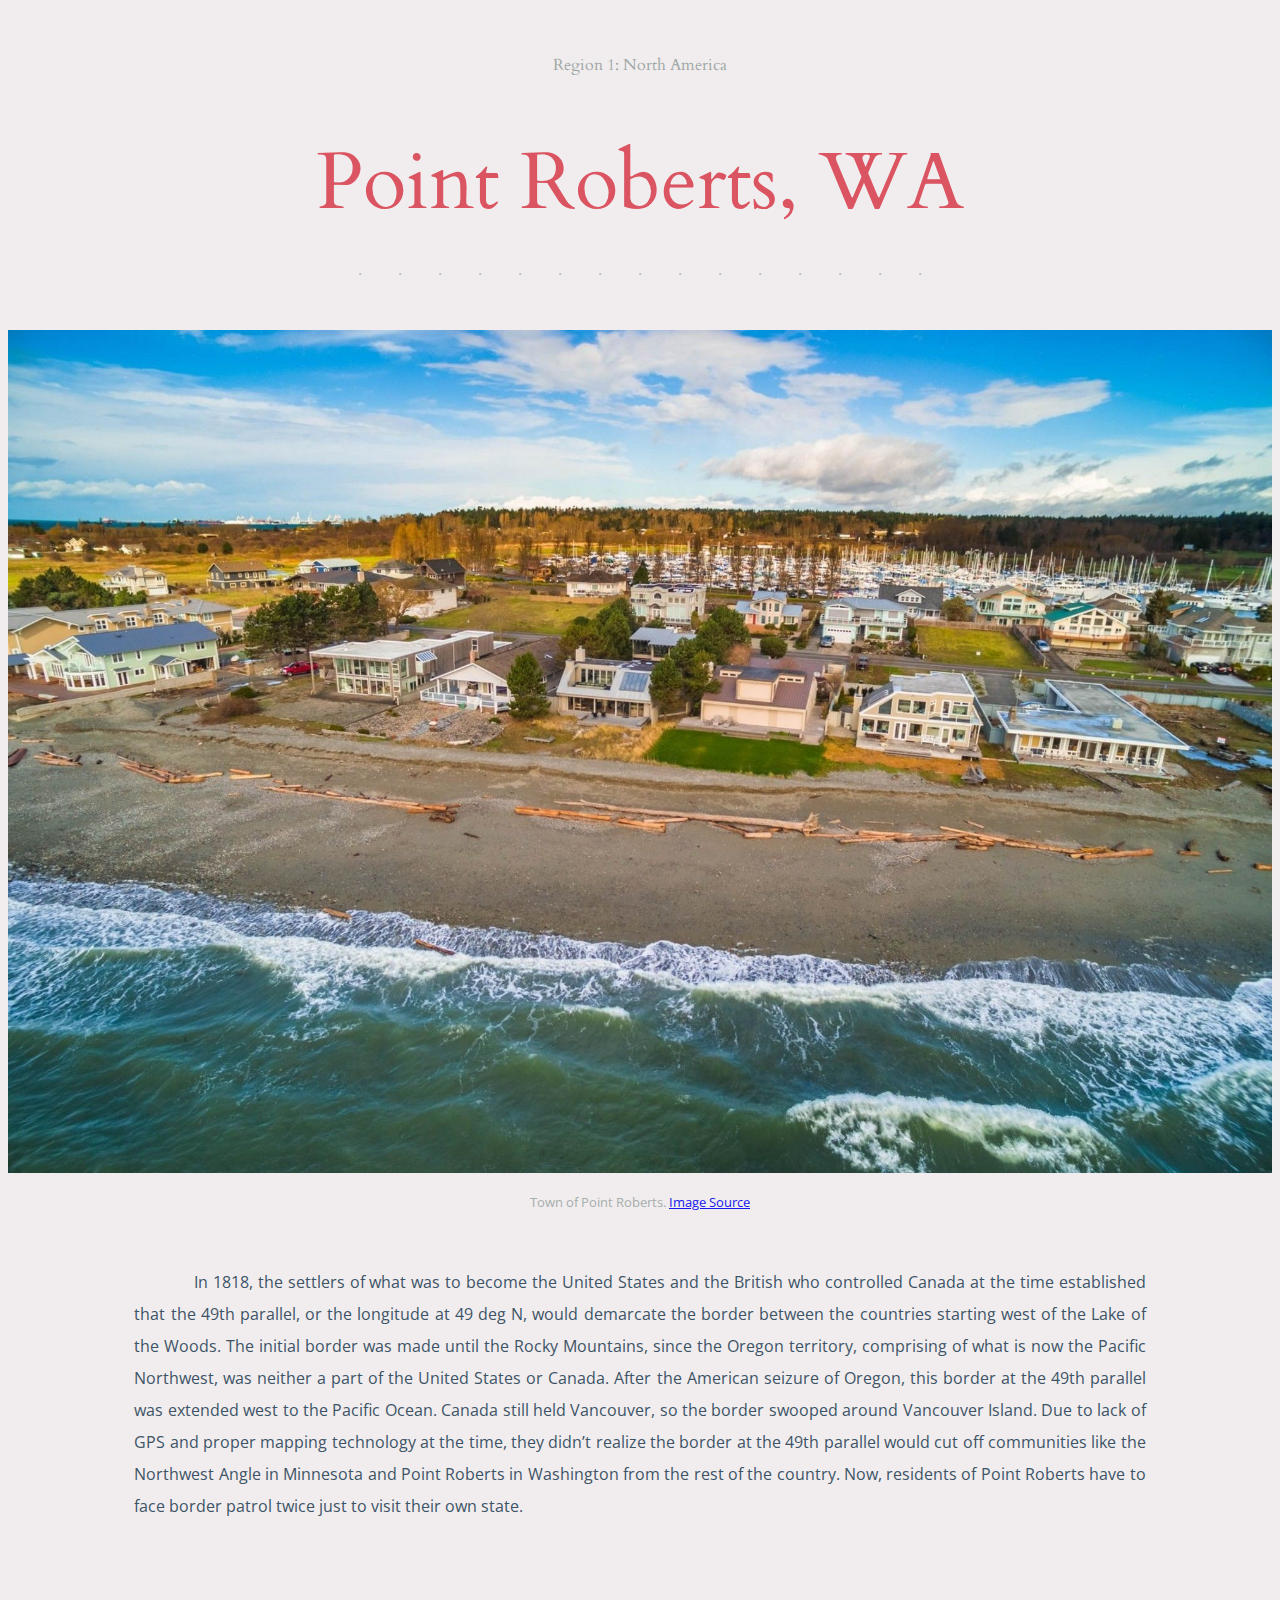
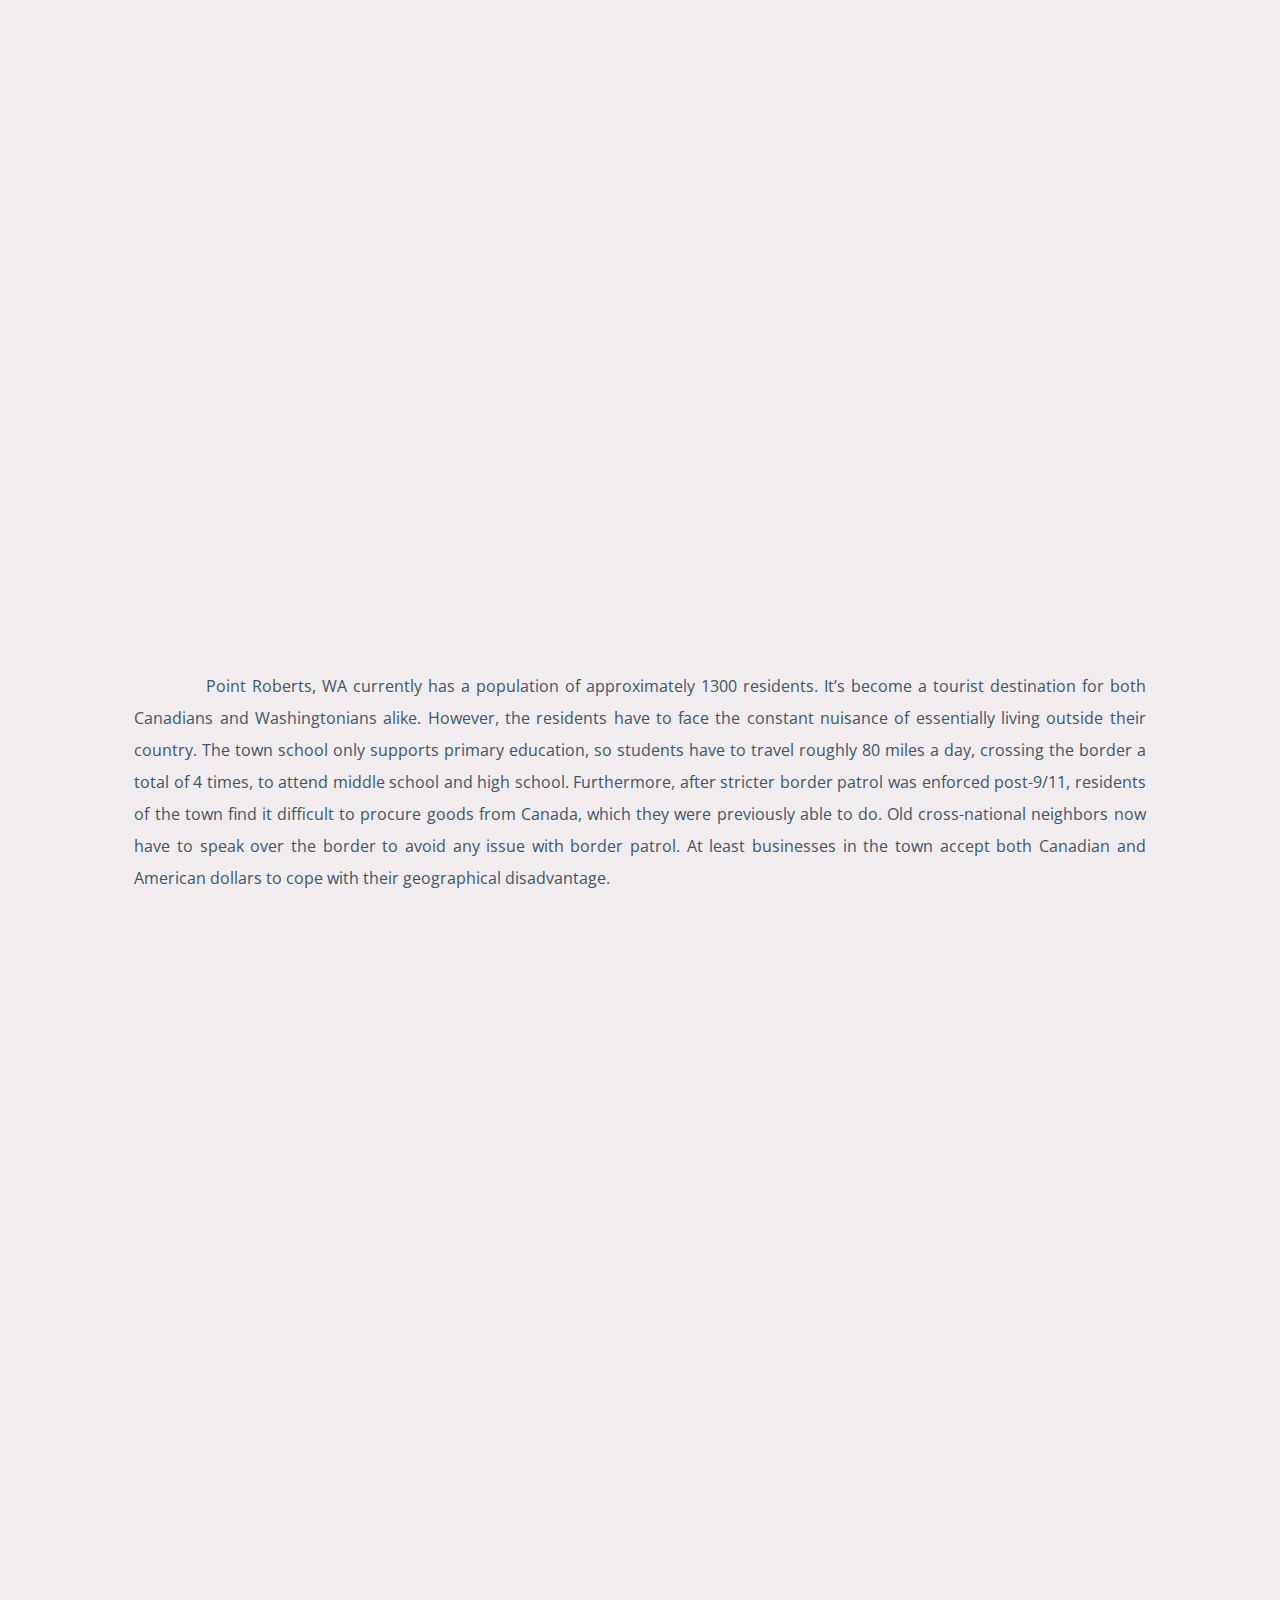
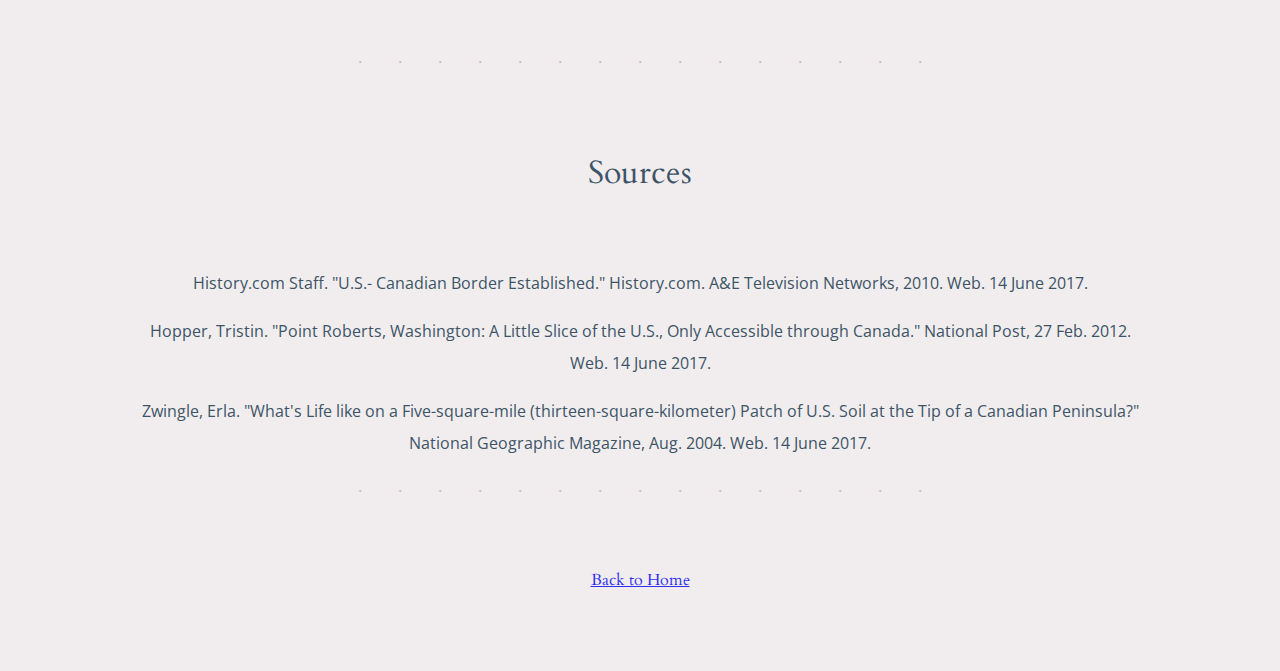
<file: northamerica.html>
<!DOCTYPE html>
 <html>
<head>
    <meta charset="utf-8">
	<title>Region 1: Point Roberts, WA</title> 
	<link rel="stylesheet" type="text/css" href="./stylesheets/pages.css">
    <link href="https://fonts.googleapis.com/css?family=Cardo|Open+Sans" rel="stylesheet">
</head>
<body>

<div id="head">
	<h2>Region 1: North America</h2>
	<h1>Point Roberts, WA</h1>
</div>

<div class="dots">.&nbsp;&nbsp;&nbsp;&nbsp;&nbsp;&nbsp;&nbsp;&nbsp;&nbsp;.&nbsp;&nbsp;&nbsp;&nbsp;&nbsp;&nbsp;&nbsp;&nbsp;&nbsp;.&nbsp;&nbsp;&nbsp;&nbsp;&nbsp;&nbsp;&nbsp;&nbsp;&nbsp;.&nbsp;&nbsp;&nbsp;&nbsp;&nbsp;&nbsp;&nbsp;&nbsp;&nbsp;.&nbsp;&nbsp;&nbsp;&nbsp;&nbsp;&nbsp;&nbsp;&nbsp;&nbsp;.&nbsp;&nbsp;&nbsp;&nbsp;&nbsp;&nbsp;&nbsp;&nbsp;&nbsp;.&nbsp;&nbsp;&nbsp;&nbsp;&nbsp;&nbsp;&nbsp;&nbsp;&nbsp;.&nbsp;&nbsp;&nbsp;&nbsp;&nbsp;&nbsp;&nbsp;&nbsp;&nbsp;.&nbsp;&nbsp;&nbsp;&nbsp;&nbsp;&nbsp;&nbsp;&nbsp;&nbsp;.&nbsp;&nbsp;&nbsp;&nbsp;&nbsp;&nbsp;&nbsp;&nbsp;&nbsp;.&nbsp;&nbsp;&nbsp;&nbsp;&nbsp;&nbsp;&nbsp;&nbsp;&nbsp;.&nbsp;&nbsp;&nbsp;&nbsp;&nbsp;&nbsp;&nbsp;&nbsp;&nbsp;.&nbsp;&nbsp;&nbsp;&nbsp;&nbsp;&nbsp;&nbsp;&nbsp;&nbsp;.&nbsp;&nbsp;&nbsp;&nbsp;&nbsp;&nbsp;&nbsp;&nbsp;&nbsp;.</div>
<div id="image">
	<img src="./media/point_roberts.jpg" alt="Point Roberts Image" id="header_image"/>
		<p class="img_caption">Town of Point Roberts. <a href="https://cdn.jamesedition.com/media/W1siZiIsImRhdGEvaW1hZ2VzLzI1MzMxODk1X3NvdXJjZS5qcGciXSxbInAiLCJ0aHVtYiIsIjIwMDB4Il0sWyJwIiwiZW5jb2RlIiwianBnIiwiLXN0cmlwIC1xdWFsaXR5IDgwIC1pbnRlcmxhY2UgUGxhbmUiXV0/beautiful-oceanfront-home-in-point-roberts-washington.jpg?sha=683becc06292f98e">Image Source</a></p>
</div>


<div id="content"/>

	<p>&nbsp;&nbsp;&nbsp;&nbsp;&nbsp;&nbsp;&nbsp;&nbsp;&nbsp;&nbsp;&nbsp;&nbsp;In 1818, the settlers of what was to become the United States and the British who controlled Canada at the time established that the 49th parallel, or the longitude at 49 deg N, would demarcate the border between the countries starting west of the Lake of the Woods. The initial border was made until the Rocky Mountains, since the Oregon territory, comprising of what is now the Pacific Northwest, was neither a part of the United States or Canada. After the American seizure of Oregon, this border at the 49th parallel was extended west to the Pacific Ocean. Canada still held Vancouver, so the border swooped around Vancouver Island. Due to lack of GPS and proper mapping technology at the time, they didn’t realize the border at the 49th parallel would cut off communities like the Northwest Angle in Minnesota and Point Roberts in Washington from the rest of the country. Now, residents of Point Roberts have to face border patrol twice just to visit their own state. </p>
		<iframe src="https://www.youtube.com/embed/qMkYlIA7mgw" frameborder="0" allowfullscreen></iframe>

	<p id="last_p">&nbsp;&nbsp;&nbsp;&nbsp;&nbsp;&nbsp;&nbsp;&nbsp;&nbsp;&nbsp;&nbsp;&nbsp;Point Roberts, WA currently has a population of approximately 1300 residents. It’s become a tourist destination for both Canadians and Washingtonians alike. However, the residents have to face the constant nuisance of essentially living outside their country. The town school only supports primary education, so students have to travel roughly 80 miles a day, crossing the border a total of 4 times, to attend middle school and high school. Furthermore, after stricter border patrol was enforced post-9/11, residents of the town find it difficult to procure goods from Canada, which they were previously able to do. Old cross-national neighbors now have to speak over the border to avoid any issue with border patrol. At least businesses in the town accept both Canadian and American dollars to cope with their geographical disadvantage.</p>

	<iframe src="https://www.youtube.com/embed/DSePKJEDXFs" frameborder="0" allowfullscreen></iframe>
</div>
<div class="dots">.&nbsp;&nbsp;&nbsp;&nbsp;&nbsp;&nbsp;&nbsp;&nbsp;&nbsp;.&nbsp;&nbsp;&nbsp;&nbsp;&nbsp;&nbsp;&nbsp;&nbsp;&nbsp;.&nbsp;&nbsp;&nbsp;&nbsp;&nbsp;&nbsp;&nbsp;&nbsp;&nbsp;.&nbsp;&nbsp;&nbsp;&nbsp;&nbsp;&nbsp;&nbsp;&nbsp;&nbsp;.&nbsp;&nbsp;&nbsp;&nbsp;&nbsp;&nbsp;&nbsp;&nbsp;&nbsp;.&nbsp;&nbsp;&nbsp;&nbsp;&nbsp;&nbsp;&nbsp;&nbsp;&nbsp;.&nbsp;&nbsp;&nbsp;&nbsp;&nbsp;&nbsp;&nbsp;&nbsp;&nbsp;.&nbsp;&nbsp;&nbsp;&nbsp;&nbsp;&nbsp;&nbsp;&nbsp;&nbsp;.&nbsp;&nbsp;&nbsp;&nbsp;&nbsp;&nbsp;&nbsp;&nbsp;&nbsp;.&nbsp;&nbsp;&nbsp;&nbsp;&nbsp;&nbsp;&nbsp;&nbsp;&nbsp;.&nbsp;&nbsp;&nbsp;&nbsp;&nbsp;&nbsp;&nbsp;&nbsp;&nbsp;.&nbsp;&nbsp;&nbsp;&nbsp;&nbsp;&nbsp;&nbsp;&nbsp;&nbsp;.&nbsp;&nbsp;&nbsp;&nbsp;&nbsp;&nbsp;&nbsp;&nbsp;&nbsp;.&nbsp;&nbsp;&nbsp;&nbsp;&nbsp;&nbsp;&nbsp;&nbsp;&nbsp;.</div>
<div id="sources">
<h3>Sources</h3>

	<p>History.com Staff. "U.S.- Canadian Border Established." History.com. A&amp;E Television Networks, 2010. Web. 14 June 2017.</p>
		<p>Hopper, Tristin. "Point Roberts, Washington: A Little Slice of the U.S., Only Accessible through Canada." National Post, 27 Feb. 2012. Web. 14 June 2017.</p>
	<p>Zwingle, Erla. "What's Life like on a Five-square-mile (thirteen-square-kilometer) Patch of U.S. Soil at the Tip of a Canadian Peninsula?" National Geographic Magazine, Aug. 2004. Web. 14 June 2017.</p>

</div>
<div class="dots">.&nbsp;&nbsp;&nbsp;&nbsp;&nbsp;&nbsp;&nbsp;&nbsp;&nbsp;.&nbsp;&nbsp;&nbsp;&nbsp;&nbsp;&nbsp;&nbsp;&nbsp;&nbsp;.&nbsp;&nbsp;&nbsp;&nbsp;&nbsp;&nbsp;&nbsp;&nbsp;&nbsp;.&nbsp;&nbsp;&nbsp;&nbsp;&nbsp;&nbsp;&nbsp;&nbsp;&nbsp;.&nbsp;&nbsp;&nbsp;&nbsp;&nbsp;&nbsp;&nbsp;&nbsp;&nbsp;.&nbsp;&nbsp;&nbsp;&nbsp;&nbsp;&nbsp;&nbsp;&nbsp;&nbsp;.&nbsp;&nbsp;&nbsp;&nbsp;&nbsp;&nbsp;&nbsp;&nbsp;&nbsp;.&nbsp;&nbsp;&nbsp;&nbsp;&nbsp;&nbsp;&nbsp;&nbsp;&nbsp;.&nbsp;&nbsp;&nbsp;&nbsp;&nbsp;&nbsp;&nbsp;&nbsp;&nbsp;.&nbsp;&nbsp;&nbsp;&nbsp;&nbsp;&nbsp;&nbsp;&nbsp;&nbsp;.&nbsp;&nbsp;&nbsp;&nbsp;&nbsp;&nbsp;&nbsp;&nbsp;&nbsp;.&nbsp;&nbsp;&nbsp;&nbsp;&nbsp;&nbsp;&nbsp;&nbsp;&nbsp;.&nbsp;&nbsp;&nbsp;&nbsp;&nbsp;&nbsp;&nbsp;&nbsp;&nbsp;.&nbsp;&nbsp;&nbsp;&nbsp;&nbsp;&nbsp;&nbsp;&nbsp;&nbsp;.</div>
<div id="end">
	<p><a href="index.html">Back to Home</a></p>
</div>
</body>
</html>
</file>
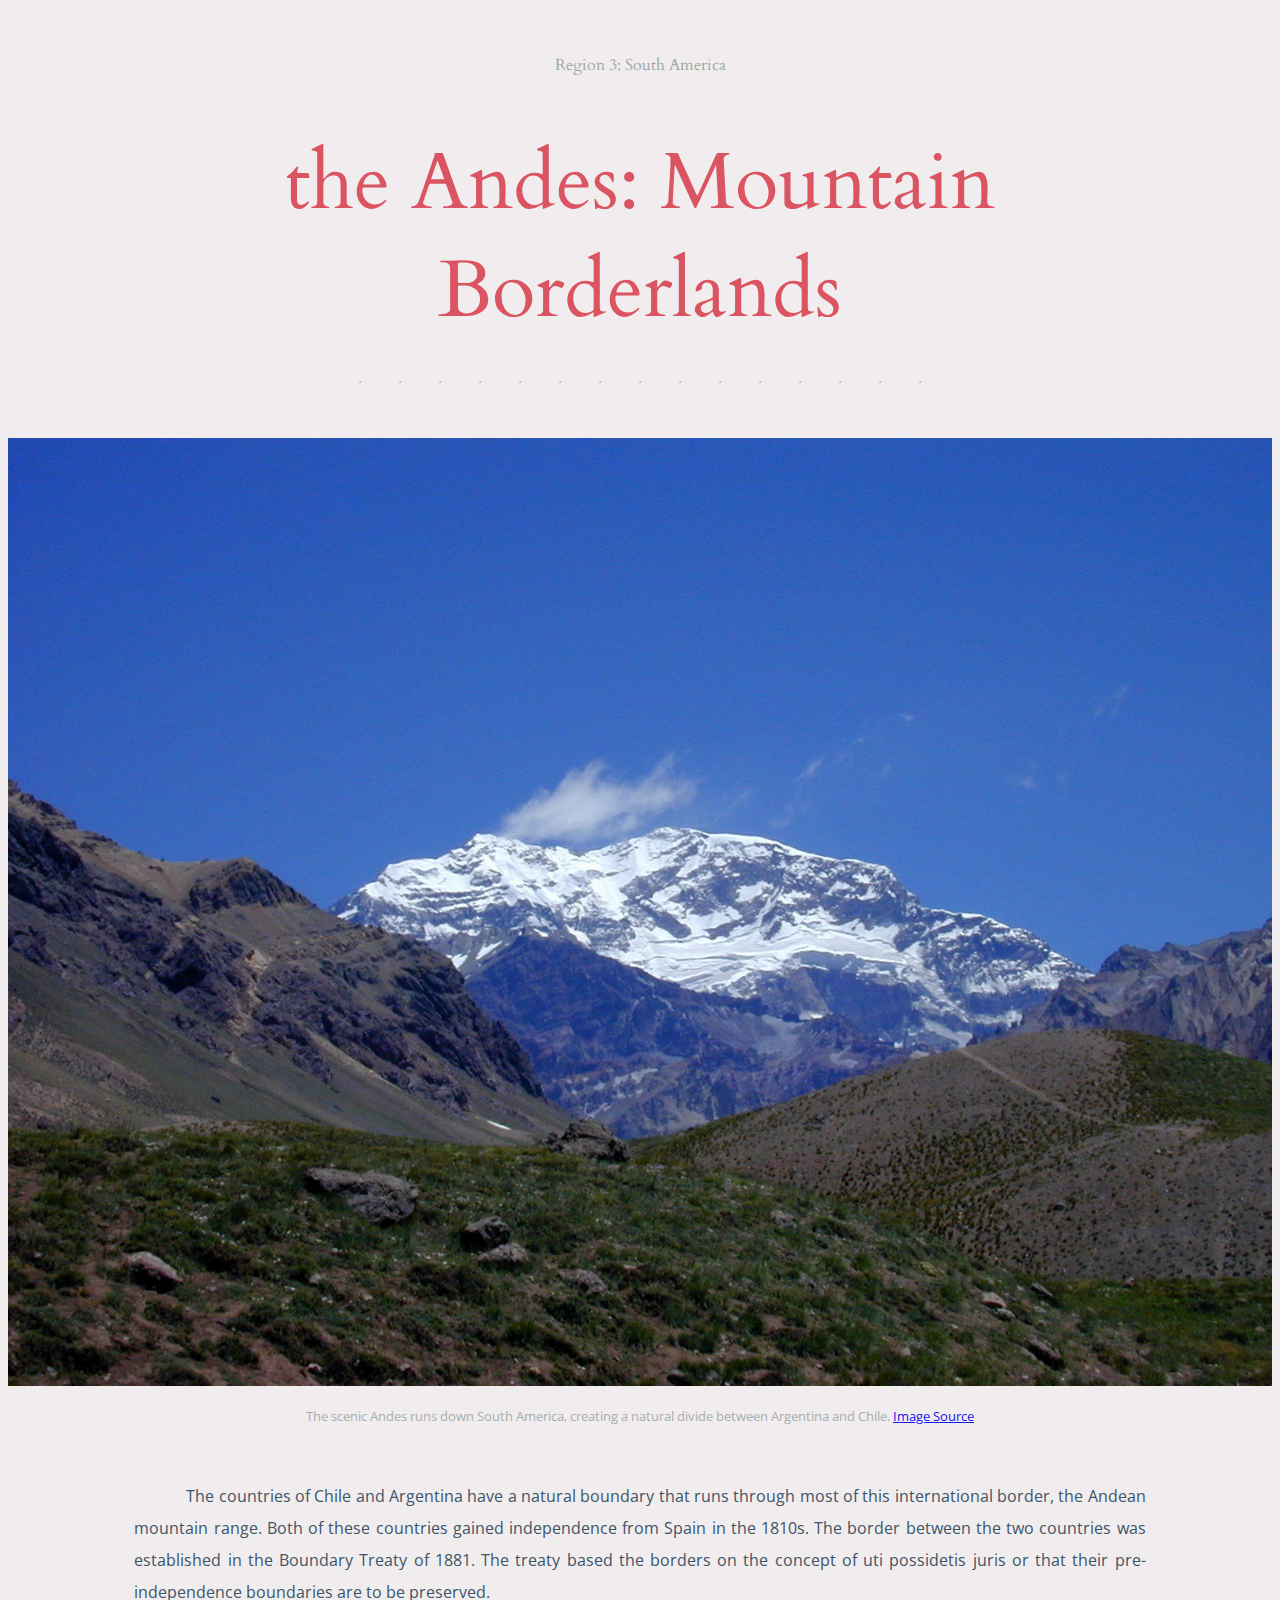
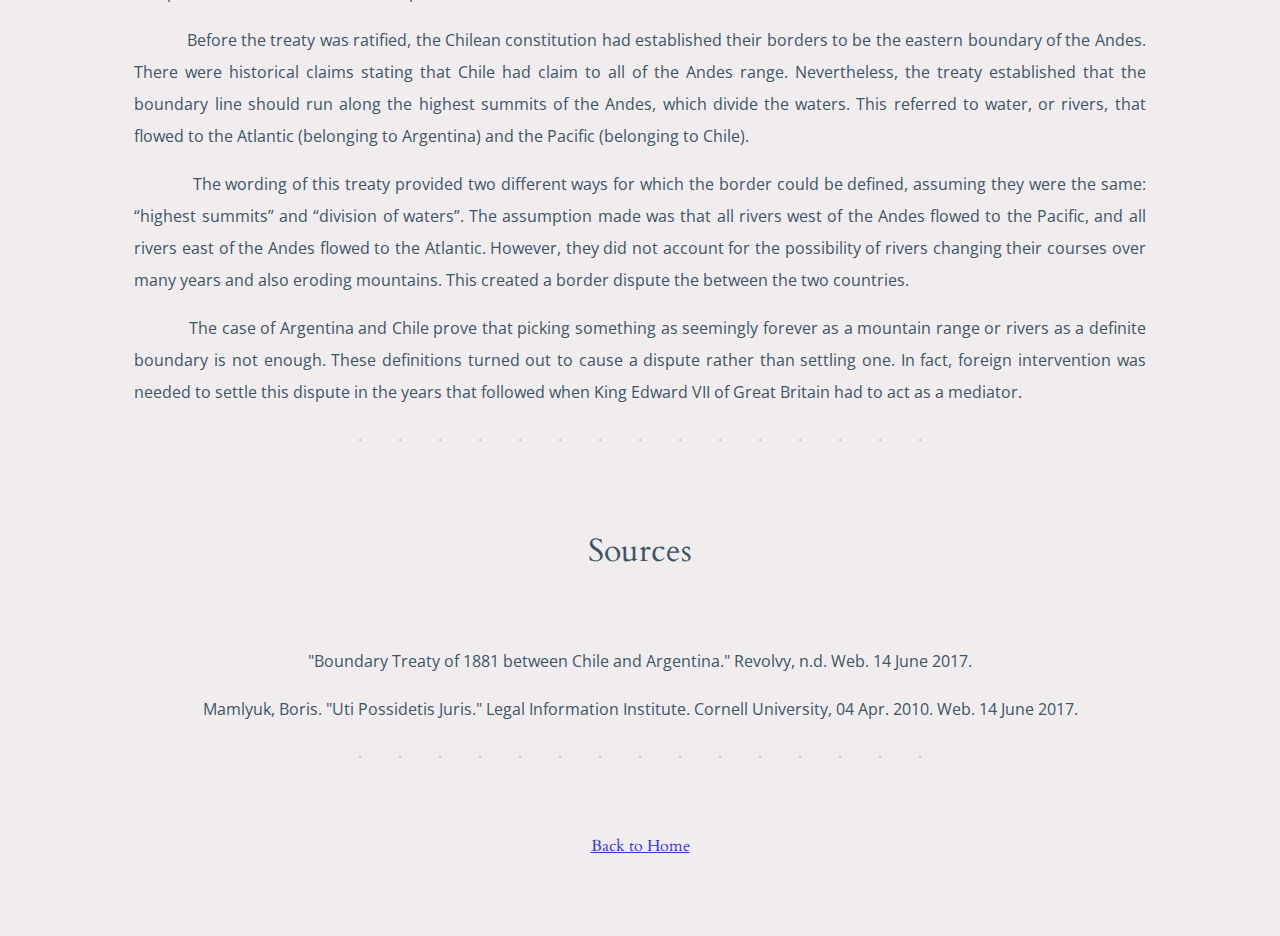
<file: southamerica.html>
<!DOCTYPE html>
<html>
<head>
    <meta charset="utf-8">
	<title>Region 3: the Andes</title> 
	<link rel="stylesheet" type="text/css" href="./stylesheets/pages.css">
    <link href="https://fonts.googleapis.com/css?family=Cardo|Open+Sans" rel="stylesheet">
</head>
<body>

<div id="head">
	<h2>Region 3: South America</h2>
	<h1>the Andes: Mountain Borderlands</h1>
</div>

<div class="dots">.&nbsp;&nbsp;&nbsp;&nbsp;&nbsp;&nbsp;&nbsp;&nbsp;&nbsp;.&nbsp;&nbsp;&nbsp;&nbsp;&nbsp;&nbsp;&nbsp;&nbsp;&nbsp;.&nbsp;&nbsp;&nbsp;&nbsp;&nbsp;&nbsp;&nbsp;&nbsp;&nbsp;.&nbsp;&nbsp;&nbsp;&nbsp;&nbsp;&nbsp;&nbsp;&nbsp;&nbsp;.&nbsp;&nbsp;&nbsp;&nbsp;&nbsp;&nbsp;&nbsp;&nbsp;&nbsp;.&nbsp;&nbsp;&nbsp;&nbsp;&nbsp;&nbsp;&nbsp;&nbsp;&nbsp;.&nbsp;&nbsp;&nbsp;&nbsp;&nbsp;&nbsp;&nbsp;&nbsp;&nbsp;.&nbsp;&nbsp;&nbsp;&nbsp;&nbsp;&nbsp;&nbsp;&nbsp;&nbsp;.&nbsp;&nbsp;&nbsp;&nbsp;&nbsp;&nbsp;&nbsp;&nbsp;&nbsp;.&nbsp;&nbsp;&nbsp;&nbsp;&nbsp;&nbsp;&nbsp;&nbsp;&nbsp;.&nbsp;&nbsp;&nbsp;&nbsp;&nbsp;&nbsp;&nbsp;&nbsp;&nbsp;.&nbsp;&nbsp;&nbsp;&nbsp;&nbsp;&nbsp;&nbsp;&nbsp;&nbsp;.&nbsp;&nbsp;&nbsp;&nbsp;&nbsp;&nbsp;&nbsp;&nbsp;&nbsp;.&nbsp;&nbsp;&nbsp;&nbsp;&nbsp;&nbsp;&nbsp;&nbsp;&nbsp;.</div>
<div id="image">
	<img src="./media/andes.JPG" alt="Andes" id="header_image"/>
		<p class="img_caption">The scenic Andes runs down South America, creating a natural divide between Argentina and Chile. <a href="hhttp://www.digitaljournal.com/img/6/8/7/0/1/4/i/1/4/6/o/Andes_Mountains_7.JPG">Image Source</a></p>
</div>


<div id="content"/>

	<p>&nbsp;&nbsp;&nbsp;&nbsp;&nbsp;&nbsp;&nbsp;&nbsp;&nbsp;&nbsp;&nbsp;&nbsp;The countries of Chile and Argentina have a natural boundary that runs through most of this international border, the Andean mountain range. Both of these countries gained independence from Spain in the 1810s. The border between the two countries was established in the Boundary Treaty of 1881. The treaty based the borders on the concept of uti possidetis juris or that their pre-independence boundaries are to be preserved. </p>
	<p>&nbsp;&nbsp;&nbsp;&nbsp;&nbsp;&nbsp;&nbsp;&nbsp;&nbsp;&nbsp;&nbsp;&nbsp;Before the treaty was ratified, the Chilean constitution had established their borders to be the eastern boundary of the Andes. There were historical claims stating that Chile had claim to all of the Andes range. Nevertheless, the treaty established that the boundary line should run along the highest summits of the Andes, which divide the waters. This referred to water, or rivers, that flowed to the Atlantic (belonging to Argentina) and the Pacific (belonging to Chile).</p>
	<p>&nbsp;&nbsp;&nbsp;&nbsp;&nbsp;&nbsp;&nbsp;&nbsp;&nbsp;&nbsp;&nbsp;&nbsp;The wording of this treaty provided two different ways for which the border could be defined, assuming they were the same: “highest summits” and “division of waters”. The assumption made was that all rivers west of the Andes flowed to the Pacific, and all rivers east of the Andes flowed to the Atlantic. However, they did not account for the possibility of rivers changing their courses over many years and also eroding mountains. This created a border dispute the between the two countries. </p>
	<p>&nbsp;&nbsp;&nbsp;&nbsp;&nbsp;&nbsp;&nbsp;&nbsp;&nbsp;&nbsp;&nbsp;&nbsp;The case of Argentina and Chile prove that picking something as seemingly forever as a mountain range or rivers as a definite boundary is not enough. These definitions turned out to cause a dispute rather than settling one. In fact, foreign intervention was needed to settle this dispute in the years that followed when King Edward VII of Great Britain had to act as a mediator.</p>
	
</div>
<div class="dots">.&nbsp;&nbsp;&nbsp;&nbsp;&nbsp;&nbsp;&nbsp;&nbsp;&nbsp;.&nbsp;&nbsp;&nbsp;&nbsp;&nbsp;&nbsp;&nbsp;&nbsp;&nbsp;.&nbsp;&nbsp;&nbsp;&nbsp;&nbsp;&nbsp;&nbsp;&nbsp;&nbsp;.&nbsp;&nbsp;&nbsp;&nbsp;&nbsp;&nbsp;&nbsp;&nbsp;&nbsp;.&nbsp;&nbsp;&nbsp;&nbsp;&nbsp;&nbsp;&nbsp;&nbsp;&nbsp;.&nbsp;&nbsp;&nbsp;&nbsp;&nbsp;&nbsp;&nbsp;&nbsp;&nbsp;.&nbsp;&nbsp;&nbsp;&nbsp;&nbsp;&nbsp;&nbsp;&nbsp;&nbsp;.&nbsp;&nbsp;&nbsp;&nbsp;&nbsp;&nbsp;&nbsp;&nbsp;&nbsp;.&nbsp;&nbsp;&nbsp;&nbsp;&nbsp;&nbsp;&nbsp;&nbsp;&nbsp;.&nbsp;&nbsp;&nbsp;&nbsp;&nbsp;&nbsp;&nbsp;&nbsp;&nbsp;.&nbsp;&nbsp;&nbsp;&nbsp;&nbsp;&nbsp;&nbsp;&nbsp;&nbsp;.&nbsp;&nbsp;&nbsp;&nbsp;&nbsp;&nbsp;&nbsp;&nbsp;&nbsp;.&nbsp;&nbsp;&nbsp;&nbsp;&nbsp;&nbsp;&nbsp;&nbsp;&nbsp;.&nbsp;&nbsp;&nbsp;&nbsp;&nbsp;&nbsp;&nbsp;&nbsp;&nbsp;.</div>
<div id="sources">
<h3>Sources</h3>
	<p>"Boundary Treaty of 1881 between Chile and Argentina." Revolvy, n.d. Web. 14 June 2017.</p>
	<p>Mamlyuk, Boris. "Uti Possidetis Juris." Legal Information Institute. Cornell University, 04 Apr. 2010. Web. 14 June 2017.</p>
</div>
<div class="dots">.&nbsp;&nbsp;&nbsp;&nbsp;&nbsp;&nbsp;&nbsp;&nbsp;&nbsp;.&nbsp;&nbsp;&nbsp;&nbsp;&nbsp;&nbsp;&nbsp;&nbsp;&nbsp;.&nbsp;&nbsp;&nbsp;&nbsp;&nbsp;&nbsp;&nbsp;&nbsp;&nbsp;.&nbsp;&nbsp;&nbsp;&nbsp;&nbsp;&nbsp;&nbsp;&nbsp;&nbsp;.&nbsp;&nbsp;&nbsp;&nbsp;&nbsp;&nbsp;&nbsp;&nbsp;&nbsp;.&nbsp;&nbsp;&nbsp;&nbsp;&nbsp;&nbsp;&nbsp;&nbsp;&nbsp;.&nbsp;&nbsp;&nbsp;&nbsp;&nbsp;&nbsp;&nbsp;&nbsp;&nbsp;.&nbsp;&nbsp;&nbsp;&nbsp;&nbsp;&nbsp;&nbsp;&nbsp;&nbsp;.&nbsp;&nbsp;&nbsp;&nbsp;&nbsp;&nbsp;&nbsp;&nbsp;&nbsp;.&nbsp;&nbsp;&nbsp;&nbsp;&nbsp;&nbsp;&nbsp;&nbsp;&nbsp;.&nbsp;&nbsp;&nbsp;&nbsp;&nbsp;&nbsp;&nbsp;&nbsp;&nbsp;.&nbsp;&nbsp;&nbsp;&nbsp;&nbsp;&nbsp;&nbsp;&nbsp;&nbsp;.&nbsp;&nbsp;&nbsp;&nbsp;&nbsp;&nbsp;&nbsp;&nbsp;&nbsp;.&nbsp;&nbsp;&nbsp;&nbsp;&nbsp;&nbsp;&nbsp;&nbsp;&nbsp;.</div>
<div id="end">
	<p><a href="index.html">Back to Home</a></p>
</div>
</body>
</html>
</file>
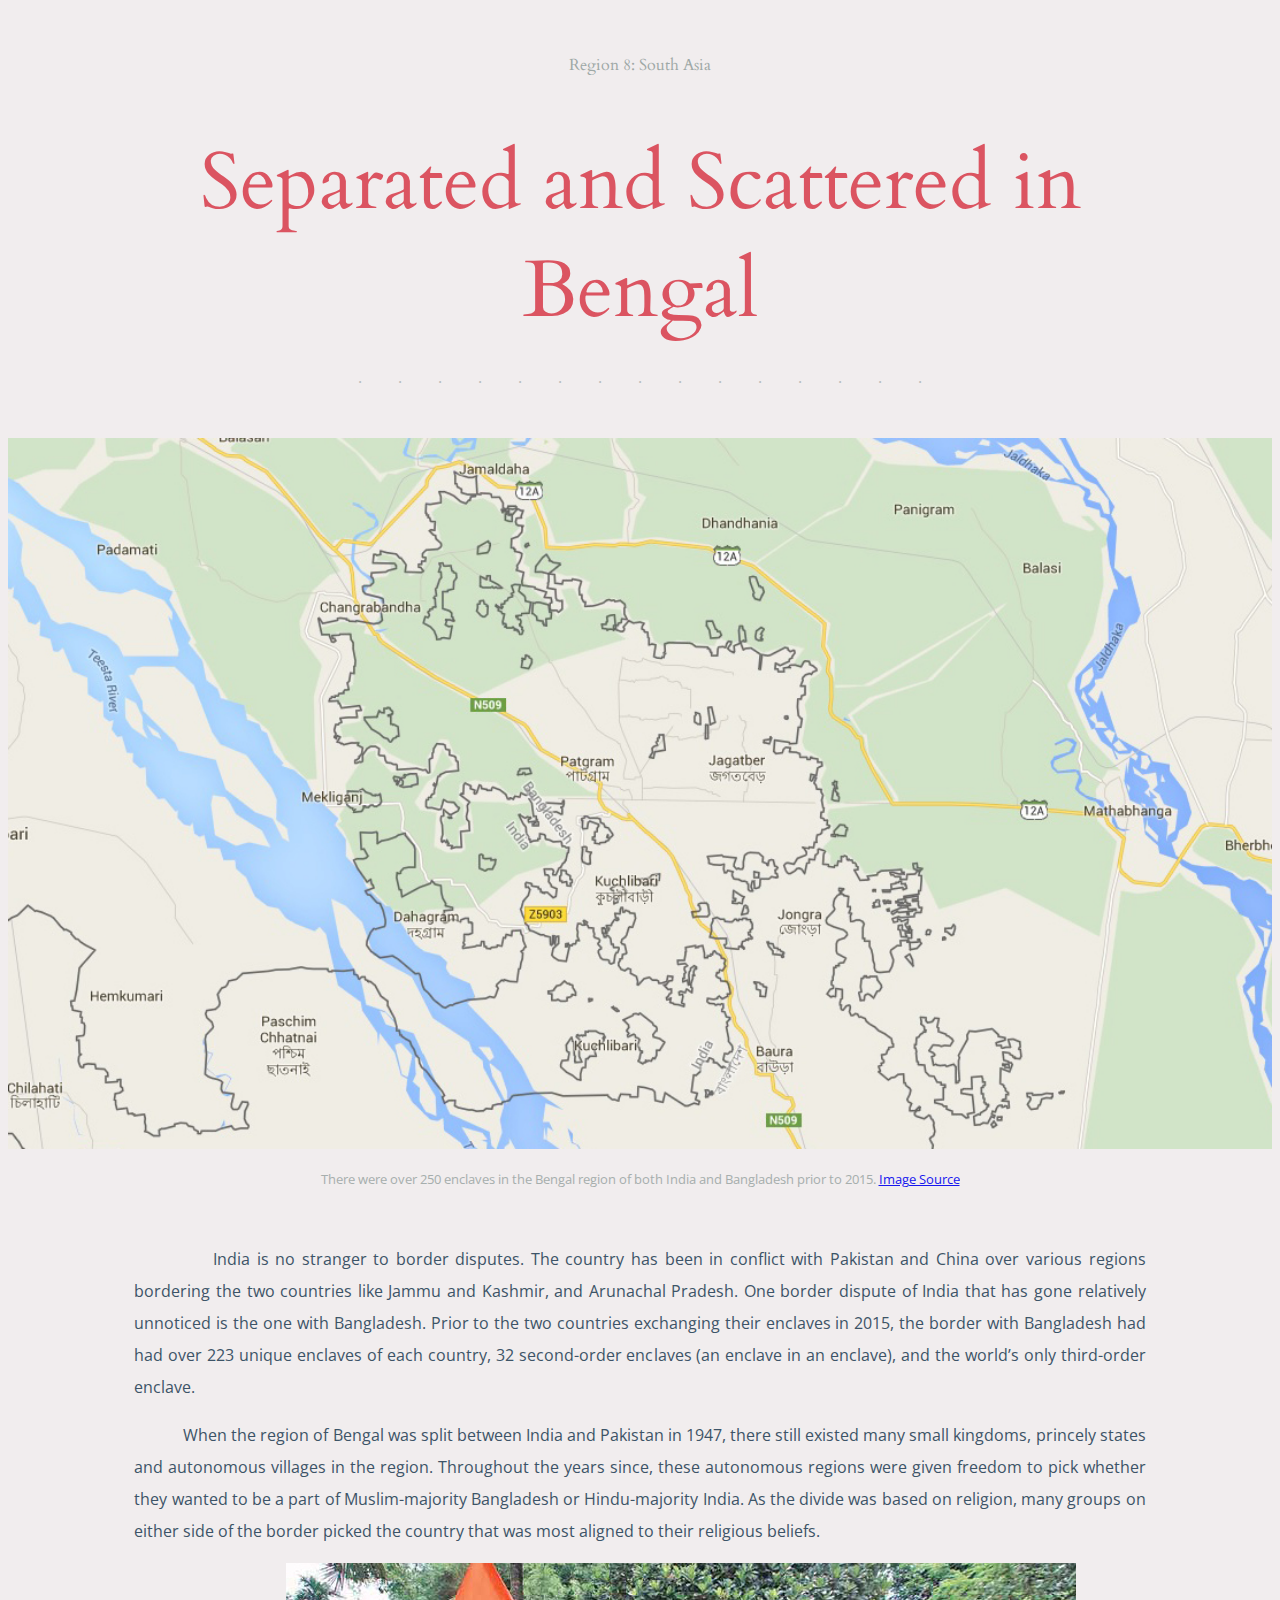
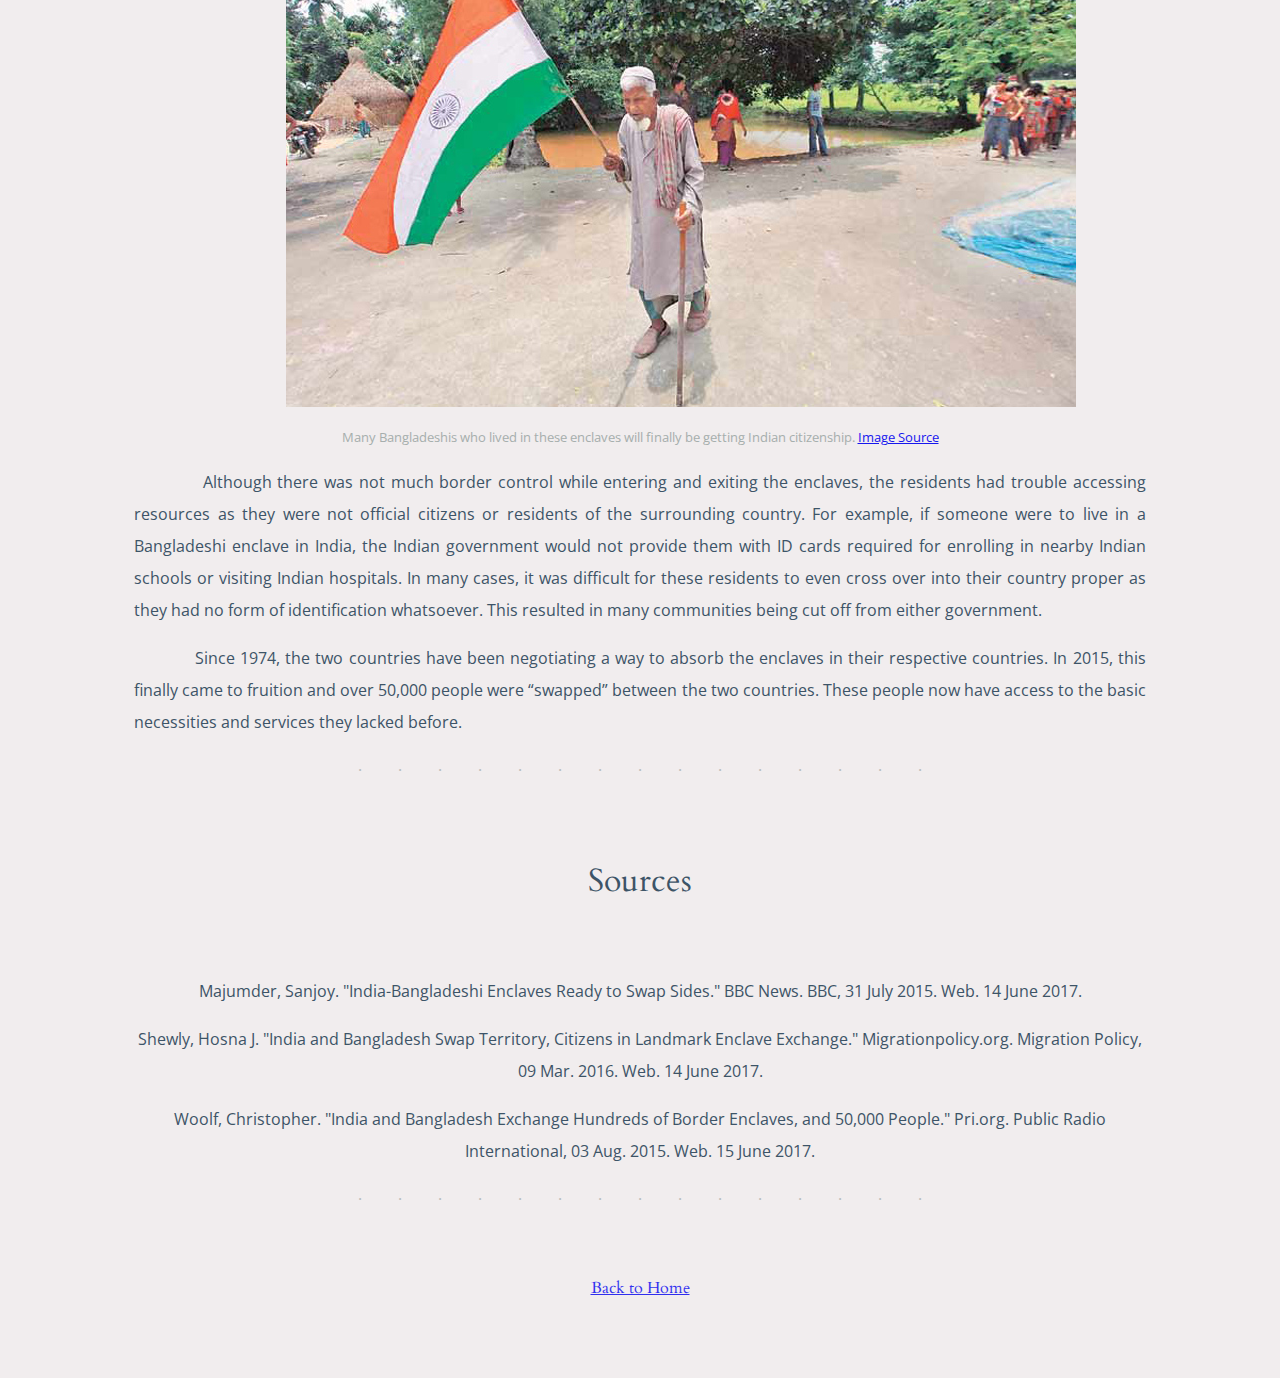
<file: southasia.html>
<!DOCTYPE html>
<html>
<head>
    <meta charset="utf-8">
	<title>Region 8: Bengal</title> 
	<link rel="stylesheet" type="text/css" href="./stylesheets/pages.css">
    <link href="https://fonts.googleapis.com/css?family=Cardo|Open+Sans" rel="stylesheet">
</head>
<body>

<div id="head">
	<h2>Region 8: South Asia</h2>
	<h1>Separated and Scattered in Bengal</h1>
</div>

<div class="dots">.&nbsp;&nbsp;&nbsp;&nbsp;&nbsp;&nbsp;&nbsp;&nbsp;&nbsp;.&nbsp;&nbsp;&nbsp;&nbsp;&nbsp;&nbsp;&nbsp;&nbsp;&nbsp;.&nbsp;&nbsp;&nbsp;&nbsp;&nbsp;&nbsp;&nbsp;&nbsp;&nbsp;.&nbsp;&nbsp;&nbsp;&nbsp;&nbsp;&nbsp;&nbsp;&nbsp;&nbsp;.&nbsp;&nbsp;&nbsp;&nbsp;&nbsp;&nbsp;&nbsp;&nbsp;&nbsp;.&nbsp;&nbsp;&nbsp;&nbsp;&nbsp;&nbsp;&nbsp;&nbsp;&nbsp;.&nbsp;&nbsp;&nbsp;&nbsp;&nbsp;&nbsp;&nbsp;&nbsp;&nbsp;.&nbsp;&nbsp;&nbsp;&nbsp;&nbsp;&nbsp;&nbsp;&nbsp;&nbsp;.&nbsp;&nbsp;&nbsp;&nbsp;&nbsp;&nbsp;&nbsp;&nbsp;&nbsp;.&nbsp;&nbsp;&nbsp;&nbsp;&nbsp;&nbsp;&nbsp;&nbsp;&nbsp;.&nbsp;&nbsp;&nbsp;&nbsp;&nbsp;&nbsp;&nbsp;&nbsp;&nbsp;.&nbsp;&nbsp;&nbsp;&nbsp;&nbsp;&nbsp;&nbsp;&nbsp;&nbsp;.&nbsp;&nbsp;&nbsp;&nbsp;&nbsp;&nbsp;&nbsp;&nbsp;&nbsp;.&nbsp;&nbsp;&nbsp;&nbsp;&nbsp;&nbsp;&nbsp;&nbsp;&nbsp;.</div>
<div id="image">
	<img src="./media/bengal.jpg" alt="Map of enclaves in Bengal" id="header_image"/>
		<p class="img_caption">There were over 250 enclaves in the Bengal region of both India and Bangladesh prior to 2015. <a href="https://cdn1.pri.org/sites/default/files/story/images/enclave1cropped.jpg">Image Source</a></p>
</div>


<div id="content"/>

	<p>&nbsp;&nbsp;&nbsp;&nbsp;&nbsp;&nbsp;&nbsp;&nbsp;&nbsp;&nbsp;&nbsp;&nbsp;India is no stranger to border disputes. The country has been in conflict with Pakistan and China over various regions bordering the two countries like Jammu and Kashmir, and Arunachal Pradesh. One border dispute of India that has gone relatively unnoticed is the one with Bangladesh. Prior to the two countries exchanging their enclaves in 2015, the border with Bangladesh had had over 223 unique enclaves of each country, 32 second-order enclaves (an enclave in an enclave), and the world’s only third-order enclave. </p>
	<p>&nbsp;&nbsp;&nbsp;&nbsp;&nbsp;&nbsp;&nbsp;&nbsp;&nbsp;&nbsp;&nbsp;&nbsp;When the region of Bengal was split between India and Pakistan in 1947, there still existed many small kingdoms, princely states and autonomous villages in the region. Throughout the years since, these autonomous regions were given freedom to pick whether they wanted to be a part of Muslim-majority Bangladesh or Hindu-majority India. As the divide was based on religion, many groups on either side of the border picked the country that was most aligned to their religious beliefs. </p>
	<span class="body_image">
	<img src="./media/bengal2.jpg" alt="Citizen" id="body_img"/>
		<p class="img_caption">Many Bangladeshis who lived in these enclaves will finally be getting Indian citizenship. <a href="http://images.newsx.com/wp-content/uploads/2015/08/bangladesh-NewsX.jpg">Image Source</a></p>
	</span>
	<p>&nbsp;&nbsp;&nbsp;&nbsp;&nbsp;&nbsp;&nbsp;&nbsp;&nbsp;&nbsp;&nbsp;&nbsp;Although there was not much border control while entering and exiting the enclaves, the residents had trouble accessing resources as they were not official citizens or residents of the surrounding country. For example, if someone were to live in a Bangladeshi enclave in India, the Indian government would not provide them with ID cards required for enrolling in nearby Indian schools or visiting Indian hospitals. In many cases, it was difficult for these residents to even cross over into their country proper as they had no form of identification whatsoever. This resulted in many communities being cut off from either government. </p>
	<p>&nbsp;&nbsp;&nbsp;&nbsp;&nbsp;&nbsp;&nbsp;&nbsp;&nbsp;&nbsp;&nbsp;&nbsp;Since 1974, the two countries have been negotiating a way to absorb the enclaves in their respective countries. In 2015, this finally came to fruition and over 50,000 people were “swapped” between the two countries. These people now have access to the basic necessities and services they lacked before. </p>
	
</div>
<div class="dots">.&nbsp;&nbsp;&nbsp;&nbsp;&nbsp;&nbsp;&nbsp;&nbsp;&nbsp;.&nbsp;&nbsp;&nbsp;&nbsp;&nbsp;&nbsp;&nbsp;&nbsp;&nbsp;.&nbsp;&nbsp;&nbsp;&nbsp;&nbsp;&nbsp;&nbsp;&nbsp;&nbsp;.&nbsp;&nbsp;&nbsp;&nbsp;&nbsp;&nbsp;&nbsp;&nbsp;&nbsp;.&nbsp;&nbsp;&nbsp;&nbsp;&nbsp;&nbsp;&nbsp;&nbsp;&nbsp;.&nbsp;&nbsp;&nbsp;&nbsp;&nbsp;&nbsp;&nbsp;&nbsp;&nbsp;.&nbsp;&nbsp;&nbsp;&nbsp;&nbsp;&nbsp;&nbsp;&nbsp;&nbsp;.&nbsp;&nbsp;&nbsp;&nbsp;&nbsp;&nbsp;&nbsp;&nbsp;&nbsp;.&nbsp;&nbsp;&nbsp;&nbsp;&nbsp;&nbsp;&nbsp;&nbsp;&nbsp;.&nbsp;&nbsp;&nbsp;&nbsp;&nbsp;&nbsp;&nbsp;&nbsp;&nbsp;.&nbsp;&nbsp;&nbsp;&nbsp;&nbsp;&nbsp;&nbsp;&nbsp;&nbsp;.&nbsp;&nbsp;&nbsp;&nbsp;&nbsp;&nbsp;&nbsp;&nbsp;&nbsp;.&nbsp;&nbsp;&nbsp;&nbsp;&nbsp;&nbsp;&nbsp;&nbsp;&nbsp;.&nbsp;&nbsp;&nbsp;&nbsp;&nbsp;&nbsp;&nbsp;&nbsp;&nbsp;.</div>
<div id="sources">
<h3>Sources</h3>
	<p>Majumder, Sanjoy. "India-Bangladeshi Enclaves Ready to Swap Sides." BBC News. BBC, 31 July 2015. Web. 14 June 2017.</p>
	<p>Shewly, Hosna J. "India and Bangladesh Swap Territory, Citizens in Landmark Enclave Exchange." Migrationpolicy.org. Migration Policy, 09 Mar. 2016. Web. 14 June 2017.</p>
	<p>Woolf, Christopher. "India and Bangladesh Exchange Hundreds of Border Enclaves, and 50,000 People." Pri.org. Public Radio International, 03 Aug. 2015. Web. 15 June 2017.</p>
</div>
<div class="dots">.&nbsp;&nbsp;&nbsp;&nbsp;&nbsp;&nbsp;&nbsp;&nbsp;&nbsp;.&nbsp;&nbsp;&nbsp;&nbsp;&nbsp;&nbsp;&nbsp;&nbsp;&nbsp;.&nbsp;&nbsp;&nbsp;&nbsp;&nbsp;&nbsp;&nbsp;&nbsp;&nbsp;.&nbsp;&nbsp;&nbsp;&nbsp;&nbsp;&nbsp;&nbsp;&nbsp;&nbsp;.&nbsp;&nbsp;&nbsp;&nbsp;&nbsp;&nbsp;&nbsp;&nbsp;&nbsp;.&nbsp;&nbsp;&nbsp;&nbsp;&nbsp;&nbsp;&nbsp;&nbsp;&nbsp;.&nbsp;&nbsp;&nbsp;&nbsp;&nbsp;&nbsp;&nbsp;&nbsp;&nbsp;.&nbsp;&nbsp;&nbsp;&nbsp;&nbsp;&nbsp;&nbsp;&nbsp;&nbsp;.&nbsp;&nbsp;&nbsp;&nbsp;&nbsp;&nbsp;&nbsp;&nbsp;&nbsp;.&nbsp;&nbsp;&nbsp;&nbsp;&nbsp;&nbsp;&nbsp;&nbsp;&nbsp;.&nbsp;&nbsp;&nbsp;&nbsp;&nbsp;&nbsp;&nbsp;&nbsp;&nbsp;.&nbsp;&nbsp;&nbsp;&nbsp;&nbsp;&nbsp;&nbsp;&nbsp;&nbsp;.&nbsp;&nbsp;&nbsp;&nbsp;&nbsp;&nbsp;&nbsp;&nbsp;&nbsp;.&nbsp;&nbsp;&nbsp;&nbsp;&nbsp;&nbsp;&nbsp;&nbsp;&nbsp;.</div>
<div id="end">
	<p><a href="index.html">Back to Home</a></p>
</div>
</body>
</html>
</file>
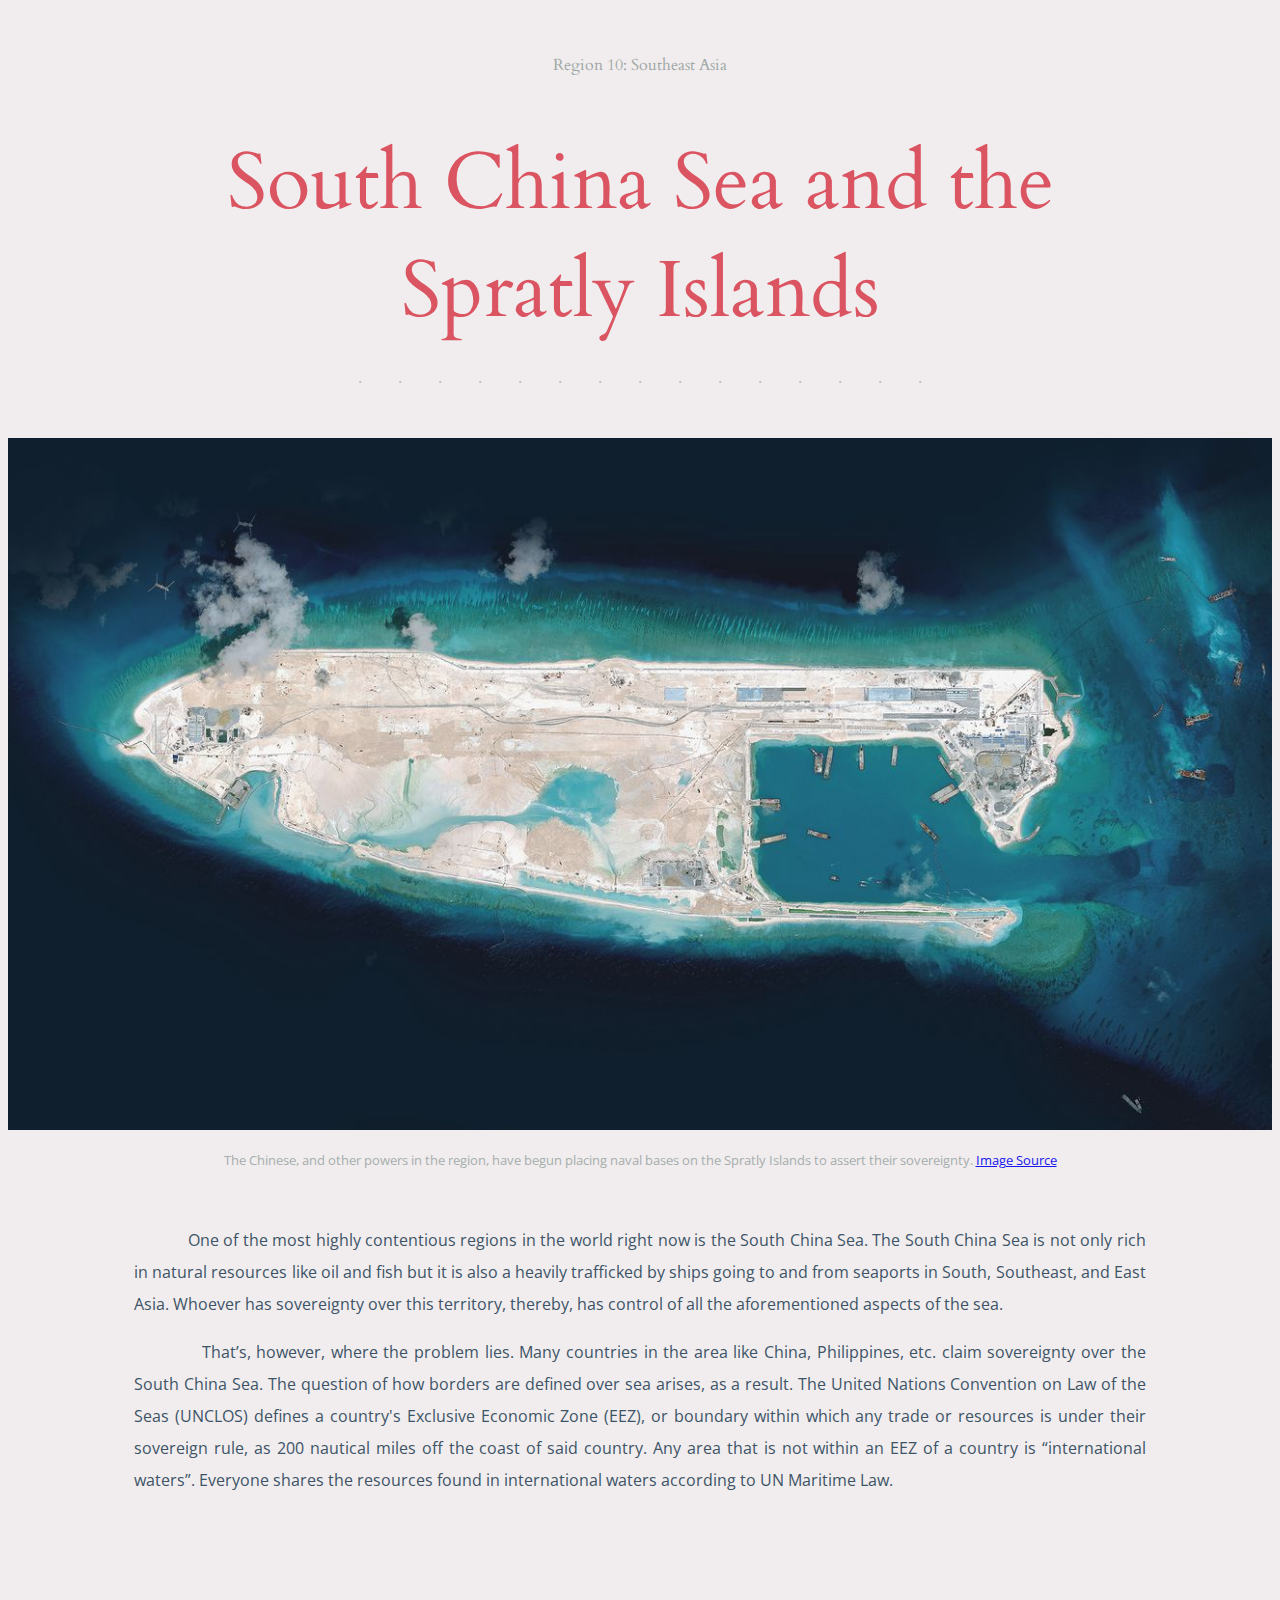
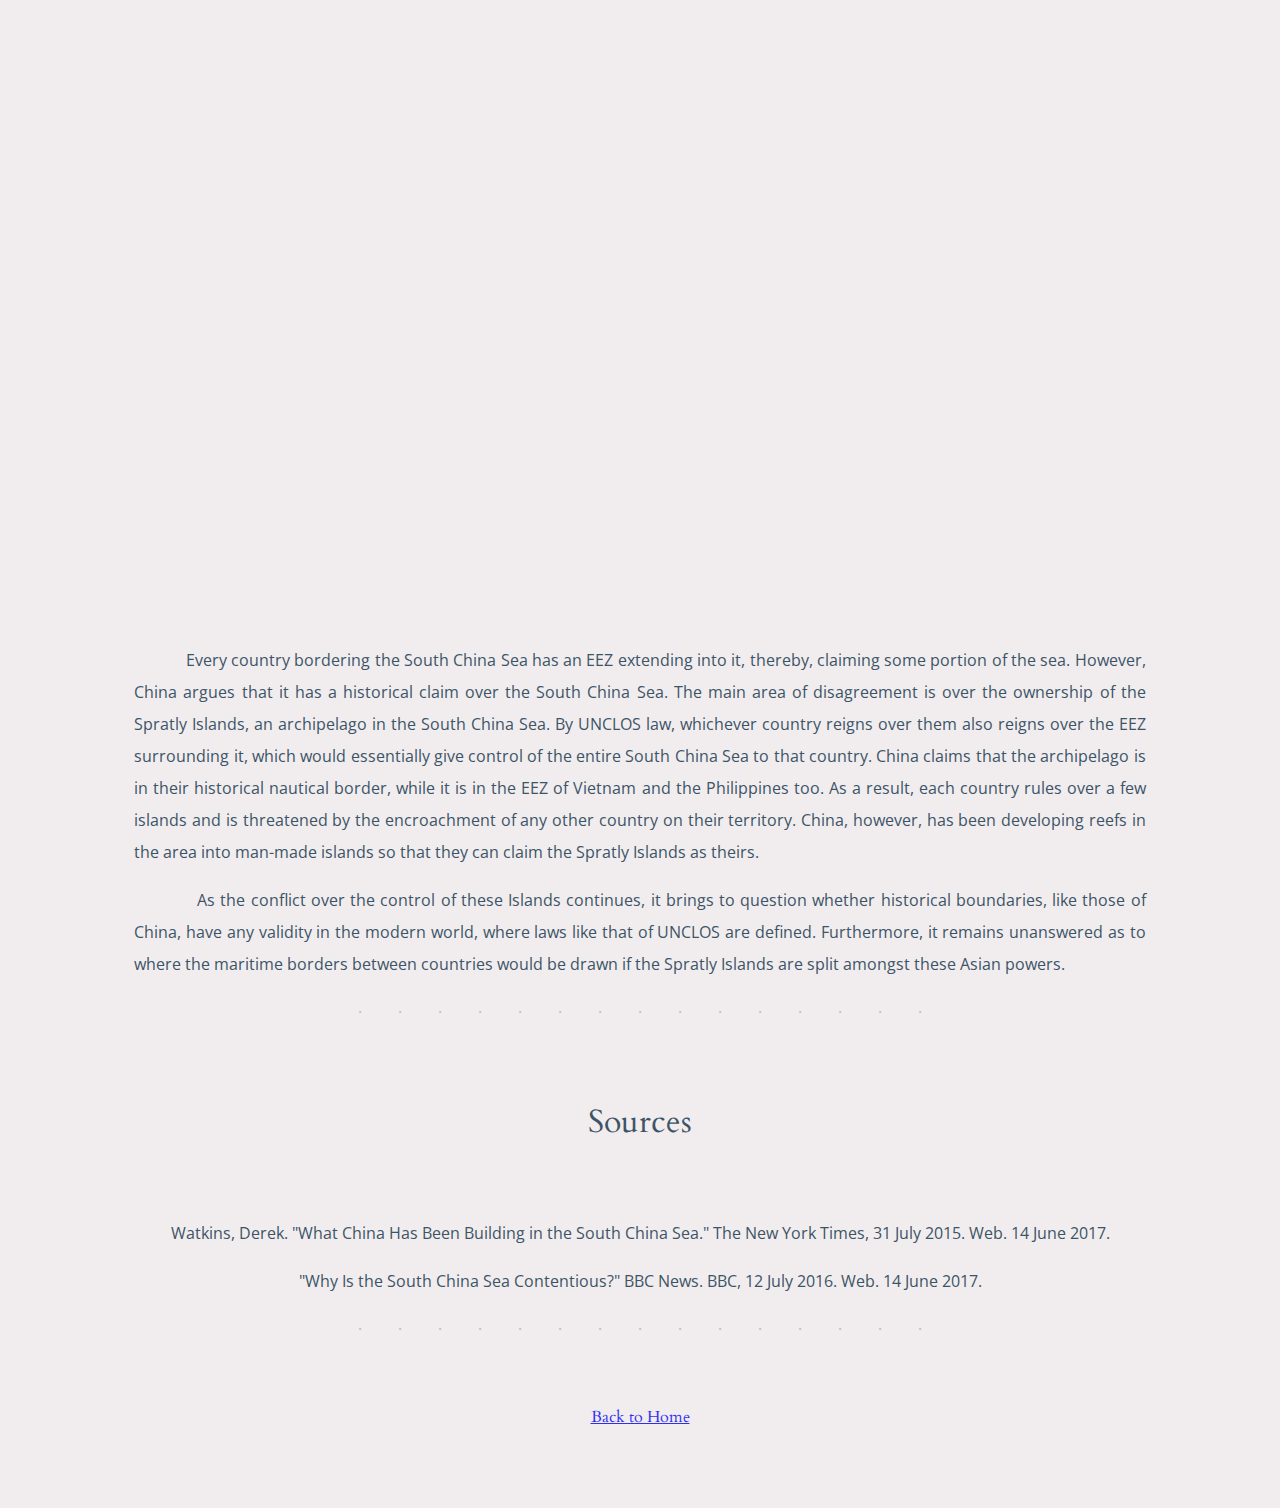
<file: southeastasia.html>
<!DOCTYPE html>
<html>
<head>
    <meta charset="utf-8">
	<title>Region 10: South China Sea</title> 
	<link rel="stylesheet" type="text/css" href="./stylesheets/pages.css">
    <link href="https://fonts.googleapis.com/css?family=Cardo|Open+Sans" rel="stylesheet">
</head>
<body>

<div id="head">
	<h2>Region 10: Southeast Asia</h2>
	<h1>South China Sea and the Spratly Islands</h1>
</div>

<div class="dots">.&nbsp;&nbsp;&nbsp;&nbsp;&nbsp;&nbsp;&nbsp;&nbsp;&nbsp;.&nbsp;&nbsp;&nbsp;&nbsp;&nbsp;&nbsp;&nbsp;&nbsp;&nbsp;.&nbsp;&nbsp;&nbsp;&nbsp;&nbsp;&nbsp;&nbsp;&nbsp;&nbsp;.&nbsp;&nbsp;&nbsp;&nbsp;&nbsp;&nbsp;&nbsp;&nbsp;&nbsp;.&nbsp;&nbsp;&nbsp;&nbsp;&nbsp;&nbsp;&nbsp;&nbsp;&nbsp;.&nbsp;&nbsp;&nbsp;&nbsp;&nbsp;&nbsp;&nbsp;&nbsp;&nbsp;.&nbsp;&nbsp;&nbsp;&nbsp;&nbsp;&nbsp;&nbsp;&nbsp;&nbsp;.&nbsp;&nbsp;&nbsp;&nbsp;&nbsp;&nbsp;&nbsp;&nbsp;&nbsp;.&nbsp;&nbsp;&nbsp;&nbsp;&nbsp;&nbsp;&nbsp;&nbsp;&nbsp;.&nbsp;&nbsp;&nbsp;&nbsp;&nbsp;&nbsp;&nbsp;&nbsp;&nbsp;.&nbsp;&nbsp;&nbsp;&nbsp;&nbsp;&nbsp;&nbsp;&nbsp;&nbsp;.&nbsp;&nbsp;&nbsp;&nbsp;&nbsp;&nbsp;&nbsp;&nbsp;&nbsp;.&nbsp;&nbsp;&nbsp;&nbsp;&nbsp;&nbsp;&nbsp;&nbsp;&nbsp;.&nbsp;&nbsp;&nbsp;&nbsp;&nbsp;&nbsp;&nbsp;&nbsp;&nbsp;.</div>
<div id="image">
	<img src="./media/southchinasea.jpg" alt="Spratly Islands" id="header_image"/>
		<p class="img_caption">The Chinese, and other powers in the region, have begun placing naval bases on the Spratly Islands to assert their sovereignty. <a href="http://www.aroundthisworld.com/uploads/2013/06/IMG_8351.jpg">Image Source</a></p>
</div>


<div id="content"/>

	<p>&nbsp;&nbsp;&nbsp;&nbsp;&nbsp;&nbsp;&nbsp;&nbsp;&nbsp;&nbsp;&nbsp;&nbsp;One of the most highly contentious regions in the world right now is the South China Sea. The South China Sea is not only rich in natural resources like oil and fish but it is also a heavily trafficked by ships going to and from seaports in South, Southeast, and East Asia. Whoever has sovereignty over this territory, thereby, has control of all the aforementioned aspects of the sea. </p>
	<p>&nbsp;&nbsp;&nbsp;&nbsp;&nbsp;&nbsp;&nbsp;&nbsp;&nbsp;&nbsp;&nbsp;&nbsp;That’s, however, where the problem lies. Many countries in the area like China, Philippines, etc. claim sovereignty over the South China Sea. The question of how borders are defined over sea arises, as a result. The United Nations Convention on Law of the Seas (UNCLOS) defines a country's Exclusive Economic Zone (EEZ), or boundary within which any trade or resources is under their sovereign rule, as 200 nautical miles off the coast of said country. Any area that is not within an EEZ of a country is “international waters”. Everyone shares the resources found in international waters according to UN Maritime Law. </p>
	<iframe src="https://www.youtube.com/embed/luTPMHC7zHY" frameborder="0" allowfullscreen></iframe>
	<p>&nbsp;&nbsp;&nbsp;&nbsp;&nbsp;&nbsp;&nbsp;&nbsp;&nbsp;&nbsp;&nbsp;&nbsp;Every country bordering the South China Sea has an EEZ extending into it, thereby, claiming some portion of the sea. However, China argues that it has a historical claim over the South China Sea. The main area of disagreement is over the ownership of the Spratly Islands, an archipelago in the South China Sea. By UNCLOS law, whichever country reigns over them also reigns over the EEZ surrounding it, which would essentially give control of the entire South China Sea to that country. China claims that the archipelago is in their historical nautical border, while it is in the EEZ of Vietnam and the Philippines too. As a result, each country rules over a few islands and is threatened by the encroachment of any other country on their territory. China, however, has been developing reefs in the area into man-made islands so that they can claim the Spratly Islands as theirs.</p>
	<p>&nbsp;&nbsp;&nbsp;&nbsp;&nbsp;&nbsp;&nbsp;&nbsp;&nbsp;&nbsp;&nbsp;&nbsp;As the conflict over the control of these Islands continues, it brings to question whether historical boundaries, like those of China, have any validity in the modern world, where laws like that of UNCLOS are defined. Furthermore, it remains unanswered as to where the maritime borders between countries would be drawn if the Spratly Islands are split amongst these Asian powers.</p>
	
</div>
<div class="dots">.&nbsp;&nbsp;&nbsp;&nbsp;&nbsp;&nbsp;&nbsp;&nbsp;&nbsp;.&nbsp;&nbsp;&nbsp;&nbsp;&nbsp;&nbsp;&nbsp;&nbsp;&nbsp;.&nbsp;&nbsp;&nbsp;&nbsp;&nbsp;&nbsp;&nbsp;&nbsp;&nbsp;.&nbsp;&nbsp;&nbsp;&nbsp;&nbsp;&nbsp;&nbsp;&nbsp;&nbsp;.&nbsp;&nbsp;&nbsp;&nbsp;&nbsp;&nbsp;&nbsp;&nbsp;&nbsp;.&nbsp;&nbsp;&nbsp;&nbsp;&nbsp;&nbsp;&nbsp;&nbsp;&nbsp;.&nbsp;&nbsp;&nbsp;&nbsp;&nbsp;&nbsp;&nbsp;&nbsp;&nbsp;.&nbsp;&nbsp;&nbsp;&nbsp;&nbsp;&nbsp;&nbsp;&nbsp;&nbsp;.&nbsp;&nbsp;&nbsp;&nbsp;&nbsp;&nbsp;&nbsp;&nbsp;&nbsp;.&nbsp;&nbsp;&nbsp;&nbsp;&nbsp;&nbsp;&nbsp;&nbsp;&nbsp;.&nbsp;&nbsp;&nbsp;&nbsp;&nbsp;&nbsp;&nbsp;&nbsp;&nbsp;.&nbsp;&nbsp;&nbsp;&nbsp;&nbsp;&nbsp;&nbsp;&nbsp;&nbsp;.&nbsp;&nbsp;&nbsp;&nbsp;&nbsp;&nbsp;&nbsp;&nbsp;&nbsp;.&nbsp;&nbsp;&nbsp;&nbsp;&nbsp;&nbsp;&nbsp;&nbsp;&nbsp;.</div>
<div id="sources">
<h3>Sources</h3>
	<p>Watkins, Derek. "What China Has Been Building in the South China Sea." The New York Times, 31 July 2015. Web. 14 June 2017.</p>
	<p>"Why Is the South China Sea Contentious?" BBC News. BBC, 12 July 2016. Web. 14 June 2017.</p>
</div>
<div class="dots">.&nbsp;&nbsp;&nbsp;&nbsp;&nbsp;&nbsp;&nbsp;&nbsp;&nbsp;.&nbsp;&nbsp;&nbsp;&nbsp;&nbsp;&nbsp;&nbsp;&nbsp;&nbsp;.&nbsp;&nbsp;&nbsp;&nbsp;&nbsp;&nbsp;&nbsp;&nbsp;&nbsp;.&nbsp;&nbsp;&nbsp;&nbsp;&nbsp;&nbsp;&nbsp;&nbsp;&nbsp;.&nbsp;&nbsp;&nbsp;&nbsp;&nbsp;&nbsp;&nbsp;&nbsp;&nbsp;.&nbsp;&nbsp;&nbsp;&nbsp;&nbsp;&nbsp;&nbsp;&nbsp;&nbsp;.&nbsp;&nbsp;&nbsp;&nbsp;&nbsp;&nbsp;&nbsp;&nbsp;&nbsp;.&nbsp;&nbsp;&nbsp;&nbsp;&nbsp;&nbsp;&nbsp;&nbsp;&nbsp;.&nbsp;&nbsp;&nbsp;&nbsp;&nbsp;&nbsp;&nbsp;&nbsp;&nbsp;.&nbsp;&nbsp;&nbsp;&nbsp;&nbsp;&nbsp;&nbsp;&nbsp;&nbsp;.&nbsp;&nbsp;&nbsp;&nbsp;&nbsp;&nbsp;&nbsp;&nbsp;&nbsp;.&nbsp;&nbsp;&nbsp;&nbsp;&nbsp;&nbsp;&nbsp;&nbsp;&nbsp;.&nbsp;&nbsp;&nbsp;&nbsp;&nbsp;&nbsp;&nbsp;&nbsp;&nbsp;.&nbsp;&nbsp;&nbsp;&nbsp;&nbsp;&nbsp;&nbsp;&nbsp;&nbsp;.</div>
<div id="end">
	<p><a href="index.html">Back to Home</a></p>
</div>
</body>
</html>
</file>
<file: stylesheets/pages.css>
#content, #head {
	text-align: justify;
	padding-left: 10%;
	padding-right: 10%;
	vertical-align: center;
	
}

h1 {
	text-align: center;
	padding-bottom: 2%;
	font-family: 'Cardo', serif;
	font-weight: 400;
	font-size: 500%;
	color: #DB5461;
	margin-bottom: 0;

}
h2 {
	text-align: center;
	font-family: 'Cardo', serif;
	font-weight: 400;
	font-size: 100%;
	color: #9EA8A6;
	margin-bottom: 0;
	padding-top: 4%;
}

#last_p {
	padding-bottom: 2%;
}

body {
	font-family: 'Open Sans', sans-serif;
	background-color: #F1EDEE;
}

p {
	line-height: 200%;
	color: #3D5467;
}

.dots {
	text-align: center;
	color: #9EA8A6;
	opacity: 0.7;
	padding-bottom: 4%;
	padding-top: 0;
	margin-top: 0;
}
.img_caption {
	text-align: center;
	color: #9EA8A6;
	opacity: 0.9;
	font-size: 80%;
}
iframe {
	width: 1120px;
	height: 630px;
	margin-right: 0;
	margin-left: -5%;
	padding-top: 4%;
	padding-bottom: 4%;
}
.body_image, #image {
	height: 100%;
	width:100%;
	margin-bottom: 4%;
}
.body_img, #header_image {
height: 100%;
	width:100%;
}
.body_image {
  padding-left: 15%;
  padding-top: 4%;

}
h3 {
	text-align: center;
	font-family: 'Cardo', serif;
	font-weight: 400;
	font-size: 200%;
	color: #3D5467;
	padding-top:0;
	padding-bottom: 4%;
}
#sources {
	text-align: center;
	padding-left: 10%;
	padding-right: 10%;
}
#ref {
	font-family: 'Lato', sans-serif;
	font-weight: 400;
	font-size: 80%;
	color: #9EA8A6;
	opacity: 0.8;
	padding-top:0;
	padding-bottom: 4%;
	padding-left: 10%;
	padding-right: 10%;
}
#end {
	text-align: center;
	font-family: 'Cardo', serif;
	font-weight: 400;
	font-size: 100%;
	color: #9EA8A6;
	opacity: 0.8;
	padding-top:0;
	padding-bottom: 4%;
}
</file>
